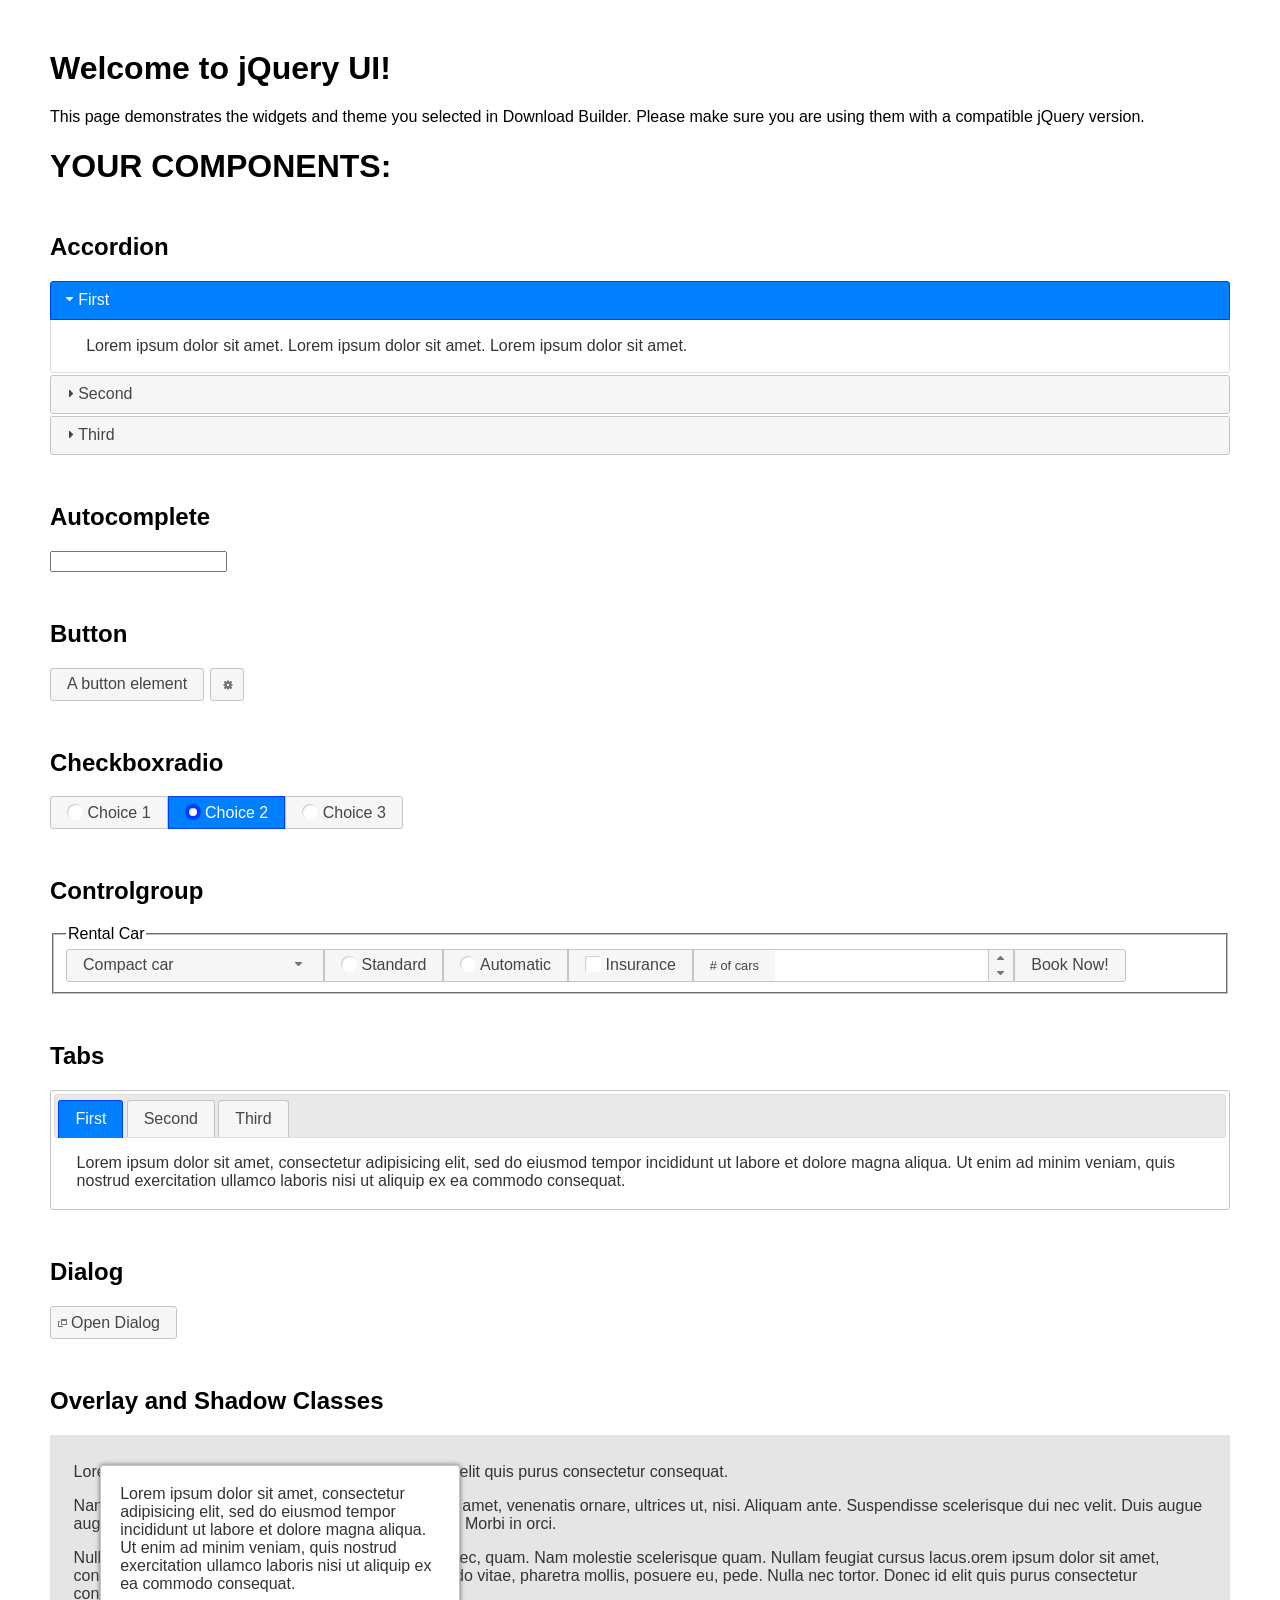
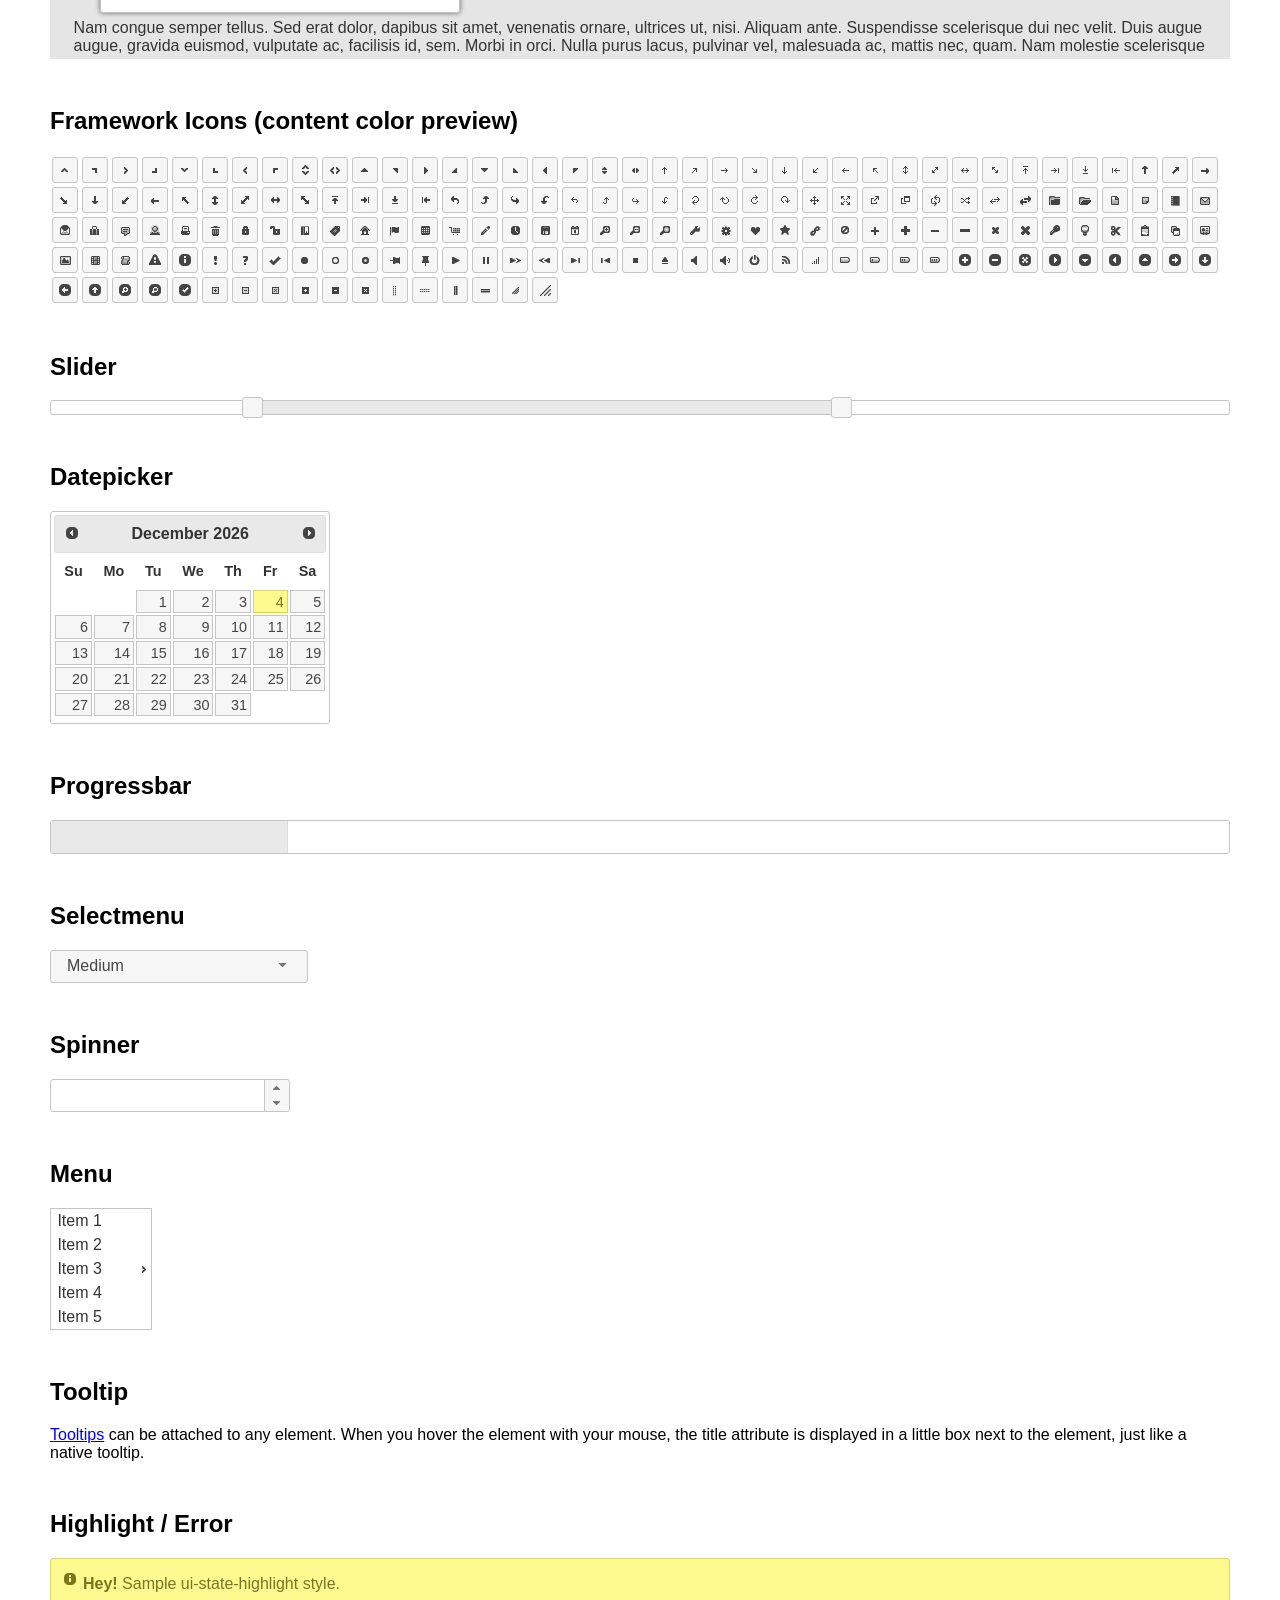
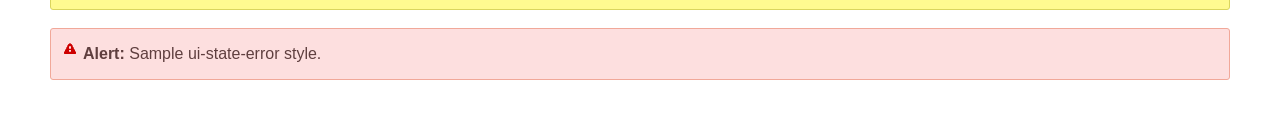
<file: Include/jquery-ui-1.13.2.custom/index.html>
<!doctype html>
<html lang="us">
<head>
	<meta charset="utf-8">
	<title>jQuery UI Example Page</title>
	<link href="jquery-ui.css" rel="stylesheet">
	<style>
	body{
		font-family: "Trebuchet MS", sans-serif;
		margin: 50px;
	}
	.demoHeaders {
		margin-top: 2em;
	}
	#dialog-link {
		padding: .4em 1em .4em 20px;
		text-decoration: none;
		position: relative;
	}
	#dialog-link span.ui-icon {
		margin: 0 5px 0 0;
		position: absolute;
		left: .2em;
		top: 50%;
		margin-top: -8px;
	}
	#icons {
		margin: 0;
		padding: 0;
	}
	#icons li {
		margin: 2px;
		position: relative;
		padding: 4px 0;
		cursor: pointer;
		float: left;
		list-style: none;
	}
	#icons span.ui-icon {
		float: left;
		margin: 0 4px;
	}
	.fakewindowcontain .ui-widget-overlay {
		position: absolute;
	}
	select {
		width: 200px;
	}
	</style>
</head>
<body>

<h1>Welcome to jQuery UI!</h1>

<div class="ui-widget">
	<p>This page demonstrates the widgets and theme you selected in Download Builder. Please make sure you are using them with a compatible jQuery version.</p>
</div>

<h1>YOUR COMPONENTS:</h1>

<!-- Accordion -->
<h2 class="demoHeaders">Accordion</h2>
<div id="accordion">
	<h3>First</h3>
	<div>Lorem ipsum dolor sit amet. Lorem ipsum dolor sit amet. Lorem ipsum dolor sit amet.</div>
	<h3>Second</h3>
	<div>Phasellus mattis tincidunt nibh.</div>
	<h3>Third</h3>
	<div>Nam dui erat, auctor a, dignissim quis.</div>
</div>

<!-- Autocomplete -->
<h2 class="demoHeaders">Autocomplete</h2>
<div>
	<input id="autocomplete" title="type &quot;a&quot;">
</div>

<!-- Button -->
<h2 class="demoHeaders">Button</h2>
<button id="button">A button element</button>
<button id="button-icon">An icon-only button</button>

<!-- Checkboxradio -->
<h2 class="demoHeaders">Checkboxradio</h2>
<form style="margin-top: 1em;">
	<div id="radioset">
		<input type="radio" id="radio1" name="radio"><label for="radio1">Choice 1</label>
		<input type="radio" id="radio2" name="radio" checked="checked"><label for="radio2">Choice 2</label>
		<input type="radio" id="radio3" name="radio"><label for="radio3">Choice 3</label>
	</div>
</form>

<!-- Controlgroup -->
<h2 class="demoHeaders">Controlgroup</h2>
<fieldset>
	<legend>Rental Car</legend>
	<div id="controlgroup">
		<select id="car-type">
			<option>Compact car</option>
			<option>Midsize car</option>
			<option>Full size car</option>
			<option>SUV</option>
			<option>Luxury</option>
			<option>Truck</option>
			<option>Van</option>
		</select>
		<label for="transmission-standard">Standard</label>
		<input type="radio" name="transmission" id="transmission-standard">
		<label for="transmission-automatic">Automatic</label>
		<input type="radio" name="transmission" id="transmission-automatic">
		<label for="insurance">Insurance</label>
		<input type="checkbox" name="insurance" id="insurance">
		<label for="horizontal-spinner" class="ui-controlgroup-label"># of cars</label>
		<input id="horizontal-spinner" class="ui-spinner-input">
		<button>Book Now!</button>
	</div>
</fieldset>

<!-- Tabs -->
<h2 class="demoHeaders">Tabs</h2>
<div id="tabs">
	<ul>
		<li><a href="#tabs-1">First</a></li>
		<li><a href="#tabs-2">Second</a></li>
		<li><a href="#tabs-3">Third</a></li>
	</ul>
	<div id="tabs-1">Lorem ipsum dolor sit amet, consectetur adipisicing elit, sed do eiusmod tempor incididunt ut labore et dolore magna aliqua. Ut enim ad minim veniam, quis nostrud exercitation ullamco laboris nisi ut aliquip ex ea commodo consequat.</div>
	<div id="tabs-2">Phasellus mattis tincidunt nibh. Cras orci urna, blandit id, pretium vel, aliquet ornare, felis. Maecenas scelerisque sem non nisl. Fusce sed lorem in enim dictum bibendum.</div>
	<div id="tabs-3">Nam dui erat, auctor a, dignissim quis, sollicitudin eu, felis. Pellentesque nisi urna, interdum eget, sagittis et, consequat vestibulum, lacus. Mauris porttitor ullamcorper augue.</div>
</div>

<h2 class="demoHeaders">Dialog</h2>
<p>
	<button id="dialog-link" class="ui-button ui-corner-all ui-widget">
		<span class="ui-icon ui-icon-newwin"></span>Open Dialog
	</button>
</p>

<h2 class="demoHeaders">Overlay and Shadow Classes</h2>
<div style="position: relative; width: 96%; height: 200px; padding:1% 2%; overflow:hidden;" class="fakewindowcontain">
	<p>Lorem ipsum dolor sit amet,  Nulla nec tortor. Donec id elit quis purus consectetur consequat. </p><p>Nam congue semper tellus. Sed erat dolor, dapibus sit amet, venenatis ornare, ultrices ut, nisi. Aliquam ante. Suspendisse scelerisque dui nec velit. Duis augue augue, gravida euismod, vulputate ac, facilisis id, sem. Morbi in orci. </p><p>Nulla purus lacus, pulvinar vel, malesuada ac, mattis nec, quam. Nam molestie scelerisque quam. Nullam feugiat cursus lacus.orem ipsum dolor sit amet, consectetur adipiscing elit. Donec libero risus, commodo vitae, pharetra mollis, posuere eu, pede. Nulla nec tortor. Donec id elit quis purus consectetur consequat. </p><p>Nam congue semper tellus. Sed erat dolor, dapibus sit amet, venenatis ornare, ultrices ut, nisi. Aliquam ante. Suspendisse scelerisque dui nec velit. Duis augue augue, gravida euismod, vulputate ac, facilisis id, sem. Morbi in orci. Nulla purus lacus, pulvinar vel, malesuada ac, mattis nec, quam. Nam molestie scelerisque quam. </p><p>Nullam feugiat cursus lacus.orem ipsum dolor sit amet, consectetur adipiscing elit. Donec libero risus, commodo vitae, pharetra mollis, posuere eu, pede. Nulla nec tortor. Donec id elit quis purus consectetur consequat. Nam congue semper tellus. Sed erat dolor, dapibus sit amet, venenatis ornare, ultrices ut, nisi. Aliquam ante. </p><p>Suspendisse scelerisque dui nec velit. Duis augue augue, gravida euismod, vulputate ac, facilisis id, sem. Morbi in orci. Nulla purus lacus, pulvinar vel, malesuada ac, mattis nec, quam. Nam molestie scelerisque quam. Nullam feugiat cursus lacus.orem ipsum dolor sit amet, consectetur adipiscing elit. Donec libero risus, commodo vitae, pharetra mollis, posuere eu, pede. Nulla nec tortor. Donec id elit quis purus consectetur consequat. Nam congue semper tellus. Sed erat dolor, dapibus sit amet, venenatis ornare, ultrices ut, nisi. </p>

	<!-- ui-dialog -->
	<div class="ui-widget-overlay ui-front"></div>
	<div style="position: absolute; width: 320px; left: 50px; top: 30px; padding: 1.2em" class="ui-widget ui-front ui-widget-content ui-corner-all ui-widget-shadow">
		Lorem ipsum dolor sit amet, consectetur adipisicing elit, sed do eiusmod tempor incididunt ut labore et dolore magna aliqua. Ut enim ad minim veniam, quis nostrud exercitation ullamco laboris nisi ut aliquip ex ea commodo consequat.
	</div>

</div>

<!-- ui-dialog -->
<div id="dialog" title="Dialog Title">
	<p>Lorem ipsum dolor sit amet, consectetur adipisicing elit, sed do eiusmod tempor incididunt ut labore et dolore magna aliqua. Ut enim ad minim veniam, quis nostrud exercitation ullamco laboris nisi ut aliquip ex ea commodo consequat.</p>
</div>


<h2 class="demoHeaders">Framework Icons (content color preview)</h2>
<ul id="icons" class="ui-widget ui-helper-clearfix">
	<li class="ui-state-default ui-corner-all" title=".ui-icon-caret-1-n"><span class="ui-icon ui-icon-caret-1-n"></span></li>
	<li class="ui-state-default ui-corner-all" title=".ui-icon-caret-1-ne"><span class="ui-icon ui-icon-caret-1-ne"></span></li>
	<li class="ui-state-default ui-corner-all" title=".ui-icon-caret-1-e"><span class="ui-icon ui-icon-caret-1-e"></span></li>
	<li class="ui-state-default ui-corner-all" title=".ui-icon-caret-1-se"><span class="ui-icon ui-icon-caret-1-se"></span></li>
	<li class="ui-state-default ui-corner-all" title=".ui-icon-caret-1-s"><span class="ui-icon ui-icon-caret-1-s"></span></li>
	<li class="ui-state-default ui-corner-all" title=".ui-icon-caret-1-sw"><span class="ui-icon ui-icon-caret-1-sw"></span></li>
	<li class="ui-state-default ui-corner-all" title=".ui-icon-caret-1-w"><span class="ui-icon ui-icon-caret-1-w"></span></li>
	<li class="ui-state-default ui-corner-all" title=".ui-icon-caret-1-nw"><span class="ui-icon ui-icon-caret-1-nw"></span></li>
	<li class="ui-state-default ui-corner-all" title=".ui-icon-caret-2-n-s"><span class="ui-icon ui-icon-caret-2-n-s"></span></li>
	<li class="ui-state-default ui-corner-all" title=".ui-icon-caret-2-e-w"><span class="ui-icon ui-icon-caret-2-e-w"></span></li>
	<li class="ui-state-default ui-corner-all" title=".ui-icon-triangle-1-n"><span class="ui-icon ui-icon-triangle-1-n"></span></li>
	<li class="ui-state-default ui-corner-all" title=".ui-icon-triangle-1-ne"><span class="ui-icon ui-icon-triangle-1-ne"></span></li>
	<li class="ui-state-default ui-corner-all" title=".ui-icon-triangle-1-e"><span class="ui-icon ui-icon-triangle-1-e"></span></li>
	<li class="ui-state-default ui-corner-all" title=".ui-icon-triangle-1-se"><span class="ui-icon ui-icon-triangle-1-se"></span></li>
	<li class="ui-state-default ui-corner-all" title=".ui-icon-triangle-1-s"><span class="ui-icon ui-icon-triangle-1-s"></span></li>
	<li class="ui-state-default ui-corner-all" title=".ui-icon-triangle-1-sw"><span class="ui-icon ui-icon-triangle-1-sw"></span></li>
	<li class="ui-state-default ui-corner-all" title=".ui-icon-triangle-1-w"><span class="ui-icon ui-icon-triangle-1-w"></span></li>
	<li class="ui-state-default ui-corner-all" title=".ui-icon-triangle-1-nw"><span class="ui-icon ui-icon-triangle-1-nw"></span></li>
	<li class="ui-state-default ui-corner-all" title=".ui-icon-triangle-2-n-s"><span class="ui-icon ui-icon-triangle-2-n-s"></span></li>
	<li class="ui-state-default ui-corner-all" title=".ui-icon-triangle-2-e-w"><span class="ui-icon ui-icon-triangle-2-e-w"></span></li>
	<li class="ui-state-default ui-corner-all" title=".ui-icon-arrow-1-n"><span class="ui-icon ui-icon-arrow-1-n"></span></li>
	<li class="ui-state-default ui-corner-all" title=".ui-icon-arrow-1-ne"><span class="ui-icon ui-icon-arrow-1-ne"></span></li>
	<li class="ui-state-default ui-corner-all" title=".ui-icon-arrow-1-e"><span class="ui-icon ui-icon-arrow-1-e"></span></li>
	<li class="ui-state-default ui-corner-all" title=".ui-icon-arrow-1-se"><span class="ui-icon ui-icon-arrow-1-se"></span></li>
	<li class="ui-state-default ui-corner-all" title=".ui-icon-arrow-1-s"><span class="ui-icon ui-icon-arrow-1-s"></span></li>
	<li class="ui-state-default ui-corner-all" title=".ui-icon-arrow-1-sw"><span class="ui-icon ui-icon-arrow-1-sw"></span></li>
	<li class="ui-state-default ui-corner-all" title=".ui-icon-arrow-1-w"><span class="ui-icon ui-icon-arrow-1-w"></span></li>
	<li class="ui-state-default ui-corner-all" title=".ui-icon-arrow-1-nw"><span class="ui-icon ui-icon-arrow-1-nw"></span></li>
	<li class="ui-state-default ui-corner-all" title=".ui-icon-arrow-2-n-s"><span class="ui-icon ui-icon-arrow-2-n-s"></span></li>
	<li class="ui-state-default ui-corner-all" title=".ui-icon-arrow-2-ne-sw"><span class="ui-icon ui-icon-arrow-2-ne-sw"></span></li>
	<li class="ui-state-default ui-corner-all" title=".ui-icon-arrow-2-e-w"><span class="ui-icon ui-icon-arrow-2-e-w"></span></li>
	<li class="ui-state-default ui-corner-all" title=".ui-icon-arrow-2-se-nw"><span class="ui-icon ui-icon-arrow-2-se-nw"></span></li>
	<li class="ui-state-default ui-corner-all" title=".ui-icon-arrowstop-1-n"><span class="ui-icon ui-icon-arrowstop-1-n"></span></li>
	<li class="ui-state-default ui-corner-all" title=".ui-icon-arrowstop-1-e"><span class="ui-icon ui-icon-arrowstop-1-e"></span></li>
	<li class="ui-state-default ui-corner-all" title=".ui-icon-arrowstop-1-s"><span class="ui-icon ui-icon-arrowstop-1-s"></span></li>
	<li class="ui-state-default ui-corner-all" title=".ui-icon-arrowstop-1-w"><span class="ui-icon ui-icon-arrowstop-1-w"></span></li>
	<li class="ui-state-default ui-corner-all" title=".ui-icon-arrowthick-1-n"><span class="ui-icon ui-icon-arrowthick-1-n"></span></li>
	<li class="ui-state-default ui-corner-all" title=".ui-icon-arrowthick-1-ne"><span class="ui-icon ui-icon-arrowthick-1-ne"></span></li>
	<li class="ui-state-default ui-corner-all" title=".ui-icon-arrowthick-1-e"><span class="ui-icon ui-icon-arrowthick-1-e"></span></li>
	<li class="ui-state-default ui-corner-all" title=".ui-icon-arrowthick-1-se"><span class="ui-icon ui-icon-arrowthick-1-se"></span></li>
	<li class="ui-state-default ui-corner-all" title=".ui-icon-arrowthick-1-s"><span class="ui-icon ui-icon-arrowthick-1-s"></span></li>
	<li class="ui-state-default ui-corner-all" title=".ui-icon-arrowthick-1-sw"><span class="ui-icon ui-icon-arrowthick-1-sw"></span></li>
	<li class="ui-state-default ui-corner-all" title=".ui-icon-arrowthick-1-w"><span class="ui-icon ui-icon-arrowthick-1-w"></span></li>
	<li class="ui-state-default ui-corner-all" title=".ui-icon-arrowthick-1-nw"><span class="ui-icon ui-icon-arrowthick-1-nw"></span></li>
	<li class="ui-state-default ui-corner-all" title=".ui-icon-arrowthick-2-n-s"><span class="ui-icon ui-icon-arrowthick-2-n-s"></span></li>
	<li class="ui-state-default ui-corner-all" title=".ui-icon-arrowthick-2-ne-sw"><span class="ui-icon ui-icon-arrowthick-2-ne-sw"></span></li>
	<li class="ui-state-default ui-corner-all" title=".ui-icon-arrowthick-2-e-w"><span class="ui-icon ui-icon-arrowthick-2-e-w"></span></li>
	<li class="ui-state-default ui-corner-all" title=".ui-icon-arrowthick-2-se-nw"><span class="ui-icon ui-icon-arrowthick-2-se-nw"></span></li>
	<li class="ui-state-default ui-corner-all" title=".ui-icon-arrowthickstop-1-n"><span class="ui-icon ui-icon-arrowthickstop-1-n"></span></li>
	<li class="ui-state-default ui-corner-all" title=".ui-icon-arrowthickstop-1-e"><span class="ui-icon ui-icon-arrowthickstop-1-e"></span></li>
	<li class="ui-state-default ui-corner-all" title=".ui-icon-arrowthickstop-1-s"><span class="ui-icon ui-icon-arrowthickstop-1-s"></span></li>
	<li class="ui-state-default ui-corner-all" title=".ui-icon-arrowthickstop-1-w"><span class="ui-icon ui-icon-arrowthickstop-1-w"></span></li>
	<li class="ui-state-default ui-corner-all" title=".ui-icon-arrowreturnthick-1-w"><span class="ui-icon ui-icon-arrowreturnthick-1-w"></span></li>
	<li class="ui-state-default ui-corner-all" title=".ui-icon-arrowreturnthick-1-n"><span class="ui-icon ui-icon-arrowreturnthick-1-n"></span></li>
	<li class="ui-state-default ui-corner-all" title=".ui-icon-arrowreturnthick-1-e"><span class="ui-icon ui-icon-arrowreturnthick-1-e"></span></li>
	<li class="ui-state-default ui-corner-all" title=".ui-icon-arrowreturnthick-1-s"><span class="ui-icon ui-icon-arrowreturnthick-1-s"></span></li>
	<li class="ui-state-default ui-corner-all" title=".ui-icon-arrowreturn-1-w"><span class="ui-icon ui-icon-arrowreturn-1-w"></span></li>
	<li class="ui-state-default ui-corner-all" title=".ui-icon-arrowreturn-1-n"><span class="ui-icon ui-icon-arrowreturn-1-n"></span></li>
	<li class="ui-state-default ui-corner-all" title=".ui-icon-arrowreturn-1-e"><span class="ui-icon ui-icon-arrowreturn-1-e"></span></li>
	<li class="ui-state-default ui-corner-all" title=".ui-icon-arrowreturn-1-s"><span class="ui-icon ui-icon-arrowreturn-1-s"></span></li>
	<li class="ui-state-default ui-corner-all" title=".ui-icon-arrowrefresh-1-w"><span class="ui-icon ui-icon-arrowrefresh-1-w"></span></li>
	<li class="ui-state-default ui-corner-all" title=".ui-icon-arrowrefresh-1-n"><span class="ui-icon ui-icon-arrowrefresh-1-n"></span></li>
	<li class="ui-state-default ui-corner-all" title=".ui-icon-arrowrefresh-1-e"><span class="ui-icon ui-icon-arrowrefresh-1-e"></span></li>
	<li class="ui-state-default ui-corner-all" title=".ui-icon-arrowrefresh-1-s"><span class="ui-icon ui-icon-arrowrefresh-1-s"></span></li>
	<li class="ui-state-default ui-corner-all" title=".ui-icon-arrow-4"><span class="ui-icon ui-icon-arrow-4"></span></li>
	<li class="ui-state-default ui-corner-all" title=".ui-icon-arrow-4-diag"><span class="ui-icon ui-icon-arrow-4-diag"></span></li>
	<li class="ui-state-default ui-corner-all" title=".ui-icon-extlink"><span class="ui-icon ui-icon-extlink"></span></li>
	<li class="ui-state-default ui-corner-all" title=".ui-icon-newwin"><span class="ui-icon ui-icon-newwin"></span></li>
	<li class="ui-state-default ui-corner-all" title=".ui-icon-refresh"><span class="ui-icon ui-icon-refresh"></span></li>
	<li class="ui-state-default ui-corner-all" title=".ui-icon-shuffle"><span class="ui-icon ui-icon-shuffle"></span></li>
	<li class="ui-state-default ui-corner-all" title=".ui-icon-transfer-e-w"><span class="ui-icon ui-icon-transfer-e-w"></span></li>
	<li class="ui-state-default ui-corner-all" title=".ui-icon-transferthick-e-w"><span class="ui-icon ui-icon-transferthick-e-w"></span></li>
	<li class="ui-state-default ui-corner-all" title=".ui-icon-folder-collapsed"><span class="ui-icon ui-icon-folder-collapsed"></span></li>
	<li class="ui-state-default ui-corner-all" title=".ui-icon-folder-open"><span class="ui-icon ui-icon-folder-open"></span></li>
	<li class="ui-state-default ui-corner-all" title=".ui-icon-document"><span class="ui-icon ui-icon-document"></span></li>
	<li class="ui-state-default ui-corner-all" title=".ui-icon-document-b"><span class="ui-icon ui-icon-document-b"></span></li>
	<li class="ui-state-default ui-corner-all" title=".ui-icon-note"><span class="ui-icon ui-icon-note"></span></li>
	<li class="ui-state-default ui-corner-all" title=".ui-icon-mail-closed"><span class="ui-icon ui-icon-mail-closed"></span></li>
	<li class="ui-state-default ui-corner-all" title=".ui-icon-mail-open"><span class="ui-icon ui-icon-mail-open"></span></li>
	<li class="ui-state-default ui-corner-all" title=".ui-icon-suitcase"><span class="ui-icon ui-icon-suitcase"></span></li>
	<li class="ui-state-default ui-corner-all" title=".ui-icon-comment"><span class="ui-icon ui-icon-comment"></span></li>
	<li class="ui-state-default ui-corner-all" title=".ui-icon-person"><span class="ui-icon ui-icon-person"></span></li>
	<li class="ui-state-default ui-corner-all" title=".ui-icon-print"><span class="ui-icon ui-icon-print"></span></li>
	<li class="ui-state-default ui-corner-all" title=".ui-icon-trash"><span class="ui-icon ui-icon-trash"></span></li>
	<li class="ui-state-default ui-corner-all" title=".ui-icon-locked"><span class="ui-icon ui-icon-locked"></span></li>
	<li class="ui-state-default ui-corner-all" title=".ui-icon-unlocked"><span class="ui-icon ui-icon-unlocked"></span></li>
	<li class="ui-state-default ui-corner-all" title=".ui-icon-bookmark"><span class="ui-icon ui-icon-bookmark"></span></li>
	<li class="ui-state-default ui-corner-all" title=".ui-icon-tag"><span class="ui-icon ui-icon-tag"></span></li>
	<li class="ui-state-default ui-corner-all" title=".ui-icon-home"><span class="ui-icon ui-icon-home"></span></li>
	<li class="ui-state-default ui-corner-all" title=".ui-icon-flag"><span class="ui-icon ui-icon-flag"></span></li>
	<li class="ui-state-default ui-corner-all" title=".ui-icon-calculator"><span class="ui-icon ui-icon-calculator"></span></li>
	<li class="ui-state-default ui-corner-all" title=".ui-icon-cart"><span class="ui-icon ui-icon-cart"></span></li>
	<li class="ui-state-default ui-corner-all" title=".ui-icon-pencil"><span class="ui-icon ui-icon-pencil"></span></li>
	<li class="ui-state-default ui-corner-all" title=".ui-icon-clock"><span class="ui-icon ui-icon-clock"></span></li>
	<li class="ui-state-default ui-corner-all" title=".ui-icon-disk"><span class="ui-icon ui-icon-disk"></span></li>
	<li class="ui-state-default ui-corner-all" title=".ui-icon-calendar"><span class="ui-icon ui-icon-calendar"></span></li>
	<li class="ui-state-default ui-corner-all" title=".ui-icon-zoomin"><span class="ui-icon ui-icon-zoomin"></span></li>
	<li class="ui-state-default ui-corner-all" title=".ui-icon-zoomout"><span class="ui-icon ui-icon-zoomout"></span></li>
	<li class="ui-state-default ui-corner-all" title=".ui-icon-search"><span class="ui-icon ui-icon-search"></span></li>
	<li class="ui-state-default ui-corner-all" title=".ui-icon-wrench"><span class="ui-icon ui-icon-wrench"></span></li>
	<li class="ui-state-default ui-corner-all" title=".ui-icon-gear"><span class="ui-icon ui-icon-gear"></span></li>
	<li class="ui-state-default ui-corner-all" title=".ui-icon-heart"><span class="ui-icon ui-icon-heart"></span></li>
	<li class="ui-state-default ui-corner-all" title=".ui-icon-star"><span class="ui-icon ui-icon-star"></span></li>
	<li class="ui-state-default ui-corner-all" title=".ui-icon-link"><span class="ui-icon ui-icon-link"></span></li>
	<li class="ui-state-default ui-corner-all" title=".ui-icon-cancel"><span class="ui-icon ui-icon-cancel"></span></li>
	<li class="ui-state-default ui-corner-all" title=".ui-icon-plus"><span class="ui-icon ui-icon-plus"></span></li>
	<li class="ui-state-default ui-corner-all" title=".ui-icon-plusthick"><span class="ui-icon ui-icon-plusthick"></span></li>
	<li class="ui-state-default ui-corner-all" title=".ui-icon-minus"><span class="ui-icon ui-icon-minus"></span></li>
	<li class="ui-state-default ui-corner-all" title=".ui-icon-minusthick"><span class="ui-icon ui-icon-minusthick"></span></li>
	<li class="ui-state-default ui-corner-all" title=".ui-icon-close"><span class="ui-icon ui-icon-close"></span></li>
	<li class="ui-state-default ui-corner-all" title=".ui-icon-closethick"><span class="ui-icon ui-icon-closethick"></span></li>
	<li class="ui-state-default ui-corner-all" title=".ui-icon-key"><span class="ui-icon ui-icon-key"></span></li>
	<li class="ui-state-default ui-corner-all" title=".ui-icon-lightbulb"><span class="ui-icon ui-icon-lightbulb"></span></li>
	<li class="ui-state-default ui-corner-all" title=".ui-icon-scissors"><span class="ui-icon ui-icon-scissors"></span></li>
	<li class="ui-state-default ui-corner-all" title=".ui-icon-clipboard"><span class="ui-icon ui-icon-clipboard"></span></li>
	<li class="ui-state-default ui-corner-all" title=".ui-icon-copy"><span class="ui-icon ui-icon-copy"></span></li>
	<li class="ui-state-default ui-corner-all" title=".ui-icon-contact"><span class="ui-icon ui-icon-contact"></span></li>
	<li class="ui-state-default ui-corner-all" title=".ui-icon-image"><span class="ui-icon ui-icon-image"></span></li>
	<li class="ui-state-default ui-corner-all" title=".ui-icon-video"><span class="ui-icon ui-icon-video"></span></li>
	<li class="ui-state-default ui-corner-all" title=".ui-icon-script"><span class="ui-icon ui-icon-script"></span></li>
	<li class="ui-state-default ui-corner-all" title=".ui-icon-alert"><span class="ui-icon ui-icon-alert"></span></li>
	<li class="ui-state-default ui-corner-all" title=".ui-icon-info"><span class="ui-icon ui-icon-info"></span></li>
	<li class="ui-state-default ui-corner-all" title=".ui-icon-notice"><span class="ui-icon ui-icon-notice"></span></li>
	<li class="ui-state-default ui-corner-all" title=".ui-icon-help"><span class="ui-icon ui-icon-help"></span></li>
	<li class="ui-state-default ui-corner-all" title=".ui-icon-check"><span class="ui-icon ui-icon-check"></span></li>
	<li class="ui-state-default ui-corner-all" title=".ui-icon-bullet"><span class="ui-icon ui-icon-bullet"></span></li>
	<li class="ui-state-default ui-corner-all" title=".ui-icon-radio-off"><span class="ui-icon ui-icon-radio-off"></span></li>
	<li class="ui-state-default ui-corner-all" title=".ui-icon-radio-on"><span class="ui-icon ui-icon-radio-on"></span></li>
	<li class="ui-state-default ui-corner-all" title=".ui-icon-pin-w"><span class="ui-icon ui-icon-pin-w"></span></li>
	<li class="ui-state-default ui-corner-all" title=".ui-icon-pin-s"><span class="ui-icon ui-icon-pin-s"></span></li>
	<li class="ui-state-default ui-corner-all" title=".ui-icon-play"><span class="ui-icon ui-icon-play"></span></li>
	<li class="ui-state-default ui-corner-all" title=".ui-icon-pause"><span class="ui-icon ui-icon-pause"></span></li>
	<li class="ui-state-default ui-corner-all" title=".ui-icon-seek-next"><span class="ui-icon ui-icon-seek-next"></span></li>
	<li class="ui-state-default ui-corner-all" title=".ui-icon-seek-prev"><span class="ui-icon ui-icon-seek-prev"></span></li>
	<li class="ui-state-default ui-corner-all" title=".ui-icon-seek-end"><span class="ui-icon ui-icon-seek-end"></span></li>
	<li class="ui-state-default ui-corner-all" title=".ui-icon-seek-first"><span class="ui-icon ui-icon-seek-first"></span></li>
	<li class="ui-state-default ui-corner-all" title=".ui-icon-stop"><span class="ui-icon ui-icon-stop"></span></li>
	<li class="ui-state-default ui-corner-all" title=".ui-icon-eject"><span class="ui-icon ui-icon-eject"></span></li>
	<li class="ui-state-default ui-corner-all" title=".ui-icon-volume-off"><span class="ui-icon ui-icon-volume-off"></span></li>
	<li class="ui-state-default ui-corner-all" title=".ui-icon-volume-on"><span class="ui-icon ui-icon-volume-on"></span></li>
	<li class="ui-state-default ui-corner-all" title=".ui-icon-power"><span class="ui-icon ui-icon-power"></span></li>
	<li class="ui-state-default ui-corner-all" title=".ui-icon-signal-diag"><span class="ui-icon ui-icon-signal-diag"></span></li>
	<li class="ui-state-default ui-corner-all" title=".ui-icon-signal"><span class="ui-icon ui-icon-signal"></span></li>
	<li class="ui-state-default ui-corner-all" title=".ui-icon-battery-0"><span class="ui-icon ui-icon-battery-0"></span></li>
	<li class="ui-state-default ui-corner-all" title=".ui-icon-battery-1"><span class="ui-icon ui-icon-battery-1"></span></li>
	<li class="ui-state-default ui-corner-all" title=".ui-icon-battery-2"><span class="ui-icon ui-icon-battery-2"></span></li>
	<li class="ui-state-default ui-corner-all" title=".ui-icon-battery-3"><span class="ui-icon ui-icon-battery-3"></span></li>
	<li class="ui-state-default ui-corner-all" title=".ui-icon-circle-plus"><span class="ui-icon ui-icon-circle-plus"></span></li>
	<li class="ui-state-default ui-corner-all" title=".ui-icon-circle-minus"><span class="ui-icon ui-icon-circle-minus"></span></li>
	<li class="ui-state-default ui-corner-all" title=".ui-icon-circle-close"><span class="ui-icon ui-icon-circle-close"></span></li>
	<li class="ui-state-default ui-corner-all" title=".ui-icon-circle-triangle-e"><span class="ui-icon ui-icon-circle-triangle-e"></span></li>
	<li class="ui-state-default ui-corner-all" title=".ui-icon-circle-triangle-s"><span class="ui-icon ui-icon-circle-triangle-s"></span></li>
	<li class="ui-state-default ui-corner-all" title=".ui-icon-circle-triangle-w"><span class="ui-icon ui-icon-circle-triangle-w"></span></li>
	<li class="ui-state-default ui-corner-all" title=".ui-icon-circle-triangle-n"><span class="ui-icon ui-icon-circle-triangle-n"></span></li>
	<li class="ui-state-default ui-corner-all" title=".ui-icon-circle-arrow-e"><span class="ui-icon ui-icon-circle-arrow-e"></span></li>
	<li class="ui-state-default ui-corner-all" title=".ui-icon-circle-arrow-s"><span class="ui-icon ui-icon-circle-arrow-s"></span></li>
	<li class="ui-state-default ui-corner-all" title=".ui-icon-circle-arrow-w"><span class="ui-icon ui-icon-circle-arrow-w"></span></li>
	<li class="ui-state-default ui-corner-all" title=".ui-icon-circle-arrow-n"><span class="ui-icon ui-icon-circle-arrow-n"></span></li>
	<li class="ui-state-default ui-corner-all" title=".ui-icon-circle-zoomin"><span class="ui-icon ui-icon-circle-zoomin"></span></li>
	<li class="ui-state-default ui-corner-all" title=".ui-icon-circle-zoomout"><span class="ui-icon ui-icon-circle-zoomout"></span></li>
	<li class="ui-state-default ui-corner-all" title=".ui-icon-circle-check"><span class="ui-icon ui-icon-circle-check"></span></li>
	<li class="ui-state-default ui-corner-all" title=".ui-icon-circlesmall-plus"><span class="ui-icon ui-icon-circlesmall-plus"></span></li>
	<li class="ui-state-default ui-corner-all" title=".ui-icon-circlesmall-minus"><span class="ui-icon ui-icon-circlesmall-minus"></span></li>
	<li class="ui-state-default ui-corner-all" title=".ui-icon-circlesmall-close"><span class="ui-icon ui-icon-circlesmall-close"></span></li>
	<li class="ui-state-default ui-corner-all" title=".ui-icon-squaresmall-plus"><span class="ui-icon ui-icon-squaresmall-plus"></span></li>
	<li class="ui-state-default ui-corner-all" title=".ui-icon-squaresmall-minus"><span class="ui-icon ui-icon-squaresmall-minus"></span></li>
	<li class="ui-state-default ui-corner-all" title=".ui-icon-squaresmall-close"><span class="ui-icon ui-icon-squaresmall-close"></span></li>
	<li class="ui-state-default ui-corner-all" title=".ui-icon-grip-dotted-vertical"><span class="ui-icon ui-icon-grip-dotted-vertical"></span></li>
	<li class="ui-state-default ui-corner-all" title=".ui-icon-grip-dotted-horizontal"><span class="ui-icon ui-icon-grip-dotted-horizontal"></span></li>
	<li class="ui-state-default ui-corner-all" title=".ui-icon-grip-solid-vertical"><span class="ui-icon ui-icon-grip-solid-vertical"></span></li>
	<li class="ui-state-default ui-corner-all" title=".ui-icon-grip-solid-horizontal"><span class="ui-icon ui-icon-grip-solid-horizontal"></span></li>
	<li class="ui-state-default ui-corner-all" title=".ui-icon-gripsmall-diagonal-se"><span class="ui-icon ui-icon-gripsmall-diagonal-se"></span></li>
	<li class="ui-state-default ui-corner-all" title=".ui-icon-grip-diagonal-se"><span class="ui-icon ui-icon-grip-diagonal-se"></span></li>
</ul>

<!-- Slider -->
<h2 class="demoHeaders">Slider</h2>
<div id="slider"></div>

<!-- Datepicker -->
<h2 class="demoHeaders">Datepicker</h2>
<div id="datepicker"></div>

<!-- Progressbar -->
<h2 class="demoHeaders">Progressbar</h2>
<div id="progressbar"></div>

<!-- Progressbar -->
<h2 class="demoHeaders">Selectmenu</h2>
<select id="selectmenu">
	<option>Slower</option>
	<option>Slow</option>
	<option selected="selected">Medium</option>
	<option>Fast</option>
	<option>Faster</option>
</select>

<!-- Spinner -->
<h2 class="demoHeaders">Spinner</h2>
<input id="spinner">

<!-- Menu -->
<h2 class="demoHeaders">Menu</h2>
<ul style="width:100px;" id="menu">
	<li><div>Item 1</div></li>
	<li><div>Item 2</div></li>
	<li><div>Item 3</div>
		<ul>
			<li><div>Item 3-1</div></li>
			<li><div>Item 3-2</div></li>
			<li><div>Item 3-3</div></li>
			<li><div>Item 3-4</div></li>
			<li><div>Item 3-5</div></li>
		</ul>
	</li>
	<li><div>Item 4</div></li>
	<li><div>Item 5</div></li>
</ul>

<!-- Tooltip -->
<h2 class="demoHeaders">Tooltip</h2>
<p id="tooltip">
	<a href="#" title="That&apos;s what this widget is">Tooltips</a> can be attached to any element. When you hover
the element with your mouse, the title attribute is displayed in a little box next to the element, just like a native tooltip.
</p>

<!-- Highlight / Error -->
<h2 class="demoHeaders">Highlight / Error</h2>
<div class="ui-widget">
	<div class="ui-state-highlight ui-corner-all" style="margin-top: 20px; padding: 0 .7em;">
		<p><span class="ui-icon ui-icon-info" style="float: left; margin-right: .3em;"></span>
		<strong>Hey!</strong> Sample ui-state-highlight style.</p>
	</div>
</div>
<br>
<div class="ui-widget">
	<div class="ui-state-error ui-corner-all" style="padding: 0 .7em;">
		<p><span class="ui-icon ui-icon-alert" style="float: left; margin-right: .3em;"></span>
		<strong>Alert:</strong> Sample ui-state-error style.</p>
	</div>
</div>

<script src="external/jquery/jquery.js"></script>
<script src="jquery-ui.js"></script>
<script>
$( "#accordion" ).accordion();

var availableTags = [
	"ActionScript",
	"AppleScript",
	"Asp",
	"BASIC",
	"C",
	"C++",
	"Clojure",
	"COBOL",
	"ColdFusion",
	"Erlang",
	"Fortran",
	"Groovy",
	"Haskell",
	"Java",
	"JavaScript",
	"Lisp",
	"Perl",
	"PHP",
	"Python",
	"Ruby",
	"Scala",
	"Scheme"
];
$( "#autocomplete" ).autocomplete({
	source: availableTags
});

$( "#button" ).button();
$( "#button-icon" ).button({
	icon: "ui-icon-gear",
	showLabel: false
});

$( "#radioset" ).buttonset();

$( "#controlgroup" ).controlgroup();

$( "#tabs" ).tabs();

$( "#dialog" ).dialog({
	autoOpen: false,
	width: 400,
	buttons: [
		{
			text: "Ok",
			click: function() {
				$( this ).dialog( "close" );
			}
		},
		{
			text: "Cancel",
			click: function() {
				$( this ).dialog( "close" );
			}
		}
	]
});

// Link to open the dialog
$( "#dialog-link" ).click(function( event ) {
	$( "#dialog" ).dialog( "open" );
	event.preventDefault();
});

$( "#datepicker" ).datepicker({
	inline: true
});

$( "#slider" ).slider({
	range: true,
	values: [ 17, 67 ]
});

$( "#progressbar" ).progressbar({
	value: 20
});

$( "#spinner" ).spinner();

$( "#menu" ).menu();

$( "#tooltip" ).tooltip();

$( "#selectmenu" ).selectmenu();

// Hover states on the static widgets
$( "#dialog-link, #icons li" ).hover(
	function() {
		$( this ).addClass( "ui-state-hover" );
	},
	function() {
		$( this ).removeClass( "ui-state-hover" );
	}
);
</script>
</body>
</html>
</file>
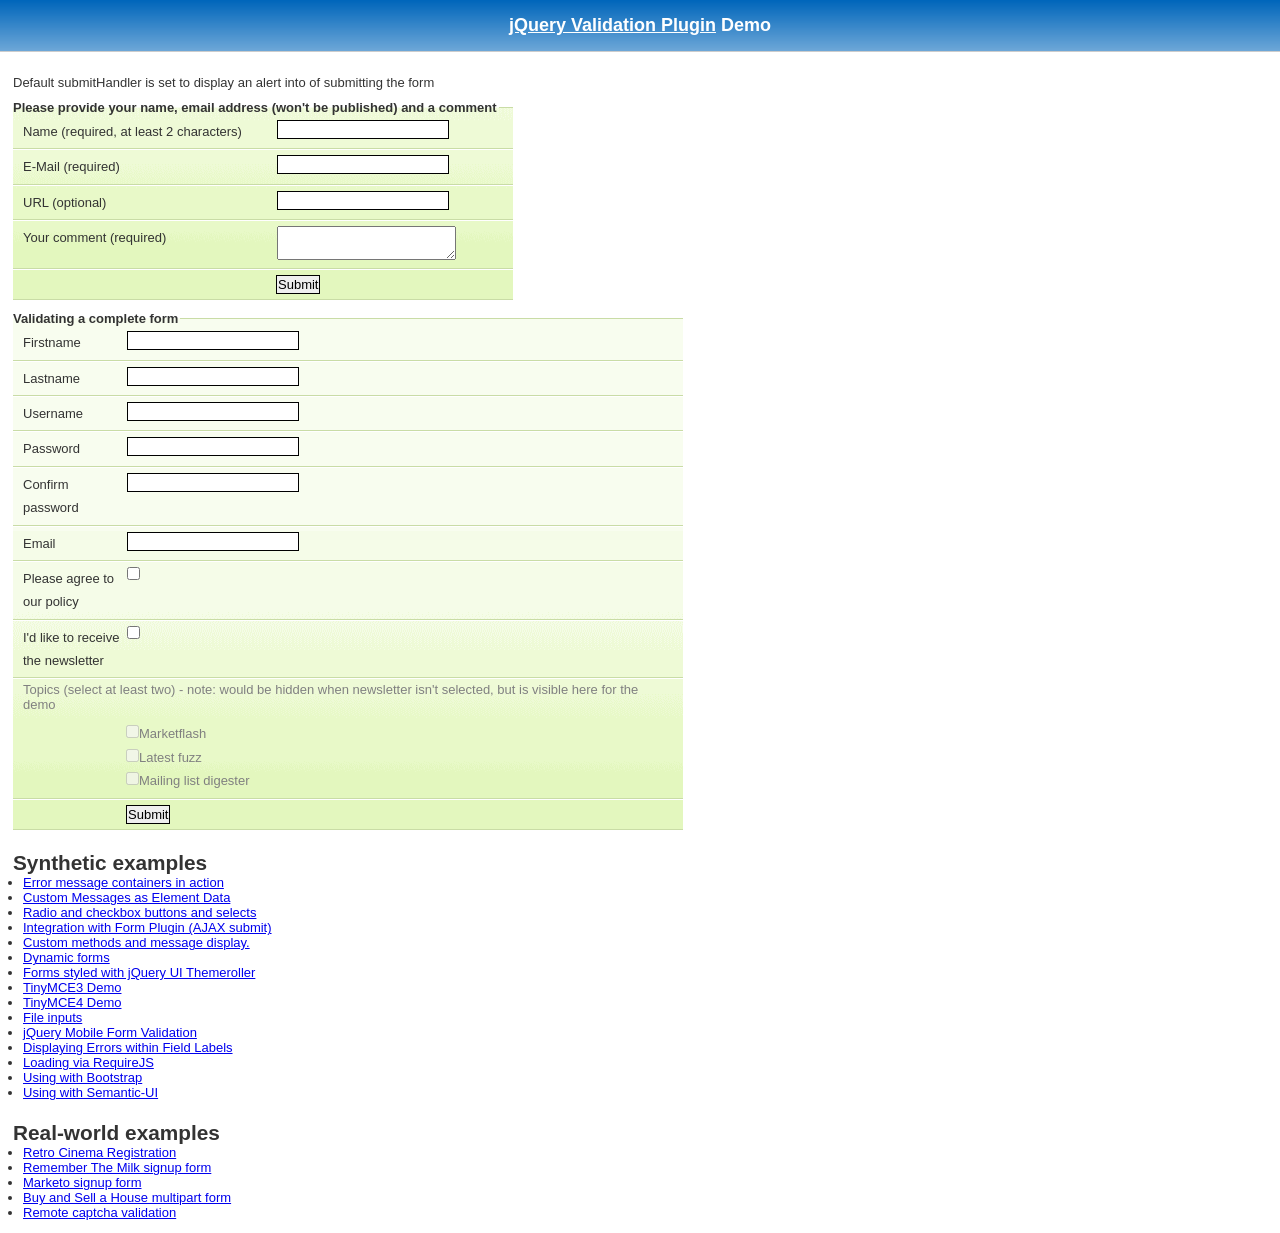
<file: Include/jquery-validation-1.19.5/demo/index.html>
<!DOCTYPE html>
<html lang="en">
<head>
	<meta charset="utf-8">
	<title>jQuery validation plug-in - main demo</title>
	<link rel="stylesheet" href="css/screen.css">
	<script src="../lib/jquery.js"></script>
	<script src="../dist/jquery.validate.js"></script>
	<script>
	$.validator.setDefaults({
		submitHandler: function() {
			alert("submitted!");
		}
	});

	$().ready(function() {
		// validate the comment form when it is submitted
		$("#commentForm").validate();

		// validate signup form on keyup and submit
		$("#signupForm").validate({
			rules: {
				firstname: "required",
				lastname: "required",
				username: {
					required: true,
					minlength: 2
				},
				password: {
					required: true,
					minlength: 5
				},
				confirm_password: {
					required: true,
					minlength: 5,
					equalTo: "#password"
				},
				email: {
					required: true,
					email: true
				},
				topic: {
					required: "#newsletter:checked",
					minlength: 2
				},
				agree: "required"
			},
			messages: {
				firstname: "Please enter your firstname",
				lastname: "Please enter your lastname",
				username: {
					required: "Please enter a username",
					minlength: "Your username must consist of at least 2 characters"
				},
				password: {
					required: "Please provide a password",
					minlength: "Your password must be at least 5 characters long"
				},
				confirm_password: {
					required: "Please provide a password",
					minlength: "Your password must be at least 5 characters long",
					equalTo: "Please enter the same password as above"
				},
				email: "Please enter a valid email address",
				agree: "Please accept our policy",
				topic: "Please select at least 2 topics"
			}
		});

		// propose username by combining first- and lastname
		$("#username").focus(function() {
			var firstname = $("#firstname").val();
			var lastname = $("#lastname").val();
			if (firstname && lastname && !this.value) {
				this.value = firstname + "." + lastname;
			}
		});

		//code to hide topic selection, disable for demo
		var newsletter = $("#newsletter");
		// newsletter topics are optional, hide at first
		var inital = newsletter.is(":checked");
		var topics = $("#newsletter_topics")[inital ? "removeClass" : "addClass"]("gray");
		var topicInputs = topics.find("input").attr("disabled", !inital);
		// show when newsletter is checked
		newsletter.click(function() {
			topics[this.checked ? "removeClass" : "addClass"]("gray");
			topicInputs.attr("disabled", !this.checked);
		});
	});
	</script>
	<style>
	#commentForm {
		width: 500px;
	}
	#commentForm label {
		width: 250px;
	}
	#commentForm label.error, #commentForm input.submit {
		margin-left: 253px;
	}
	#signupForm {
		width: 670px;
	}
	#signupForm label.error {
		margin-left: 10px;
		width: auto;
		display: inline;
	}
	#newsletter_topics label.error {
		display: none;
		margin-left: 103px;
	}
	</style>
</head>
<body>
<h1 id="banner"><a href="https://jqueryvalidation.org/">jQuery Validation Plugin</a> Demo</h1>
<div id="main">
	<p>Default submitHandler is set to display an alert into of submitting the form</p>
	<form class="cmxform" id="commentForm" method="get" action="">
		<fieldset>
			<legend>Please provide your name, email address (won't be published) and a comment</legend>
			<p>
				<label for="cname">Name (required, at least 2 characters)</label>
				<input id="cname" name="name" minlength="2" type="text" required>
			</p>
			<p>
				<label for="cemail">E-Mail (required)</label>
				<input id="cemail" type="email" name="email" required>
			</p>
			<p>
				<label for="curl">URL (optional)</label>
				<input id="curl" type="url" name="url">
			</p>
			<p>
				<label for="ccomment">Your comment (required)</label>
				<textarea id="ccomment" name="comment" required></textarea>
			</p>
			<p>
				<input class="submit" type="submit" value="Submit">
			</p>
		</fieldset>
	</form>
	<form class="cmxform" id="signupForm" method="get" action="">
		<fieldset>
			<legend>Validating a complete form</legend>
			<p>
				<label for="firstname">Firstname</label>
				<input id="firstname" name="firstname" type="text">
			</p>
			<p>
				<label for="lastname">Lastname</label>
				<input id="lastname" name="lastname" type="text">
			</p>
			<p>
				<label for="username">Username</label>
				<input id="username" name="username" type="text">
			</p>
			<p>
				<label for="password">Password</label>
				<input id="password" name="password" type="password">
			</p>
			<p>
				<label for="confirm_password">Confirm password</label>
				<input id="confirm_password" name="confirm_password" type="password">
			</p>
			<p>
				<label for="email">Email</label>
				<input id="email" name="email" type="email">
			</p>
			<p>
				<label for="agree">Please agree to our policy</label>
				<input type="checkbox" class="checkbox" id="agree" name="agree">
			</p>
			<p>
				<label for="newsletter">I'd like to receive the newsletter</label>
				<input type="checkbox" class="checkbox" id="newsletter" name="newsletter">
			</p>
			<fieldset id="newsletter_topics">
				<legend>Topics (select at least two) - note: would be hidden when newsletter isn't selected, but is visible here for the demo</legend>
				<label for="topic_marketflash">
					<input type="checkbox" id="topic_marketflash" value="marketflash" name="topic">Marketflash
				</label>
				<label for="topic_fuzz">
					<input type="checkbox" id="topic_fuzz" value="fuzz" name="topic">Latest fuzz
				</label>
				<label for="topic_digester">
					<input type="checkbox" id="topic_digester" value="digester" name="topic">Mailing list digester
				</label>
				<label for="topic" class="error">Please select at least two topics you'd like to receive.</label>
			</fieldset>
			<p>
				<input class="submit" type="submit" value="Submit">
			</p>
		</fieldset>
	</form>
	<h3>Synthetic examples</h3>
	<ul>
		<li><a href="errorcontainer-demo.html">Error message containers in action</a>
		</li>
		<li><a href="custom-messages-data-demo.html">Custom Messages as Element Data</a>
		</li>
		<li><a href="radio-checkbox-select-demo.html">Radio and checkbox buttons and selects</a>
		</li>
		<li><a href="ajaxSubmit-integration-demo.html">Integration with Form Plugin (AJAX submit)</a>
		</li>
		<li><a href="custom-methods-demo.html">Custom methods and message display.</a>
		</li>
		<li><a href="dynamic-totals.html">Dynamic forms</a>
		</li>
		<li><a href="themerollered.html">Forms styled with jQuery UI Themeroller</a>
		</li>
		<li><a href="tinymce/">TinyMCE3 Demo</a>
		</li>
		<li><a href="tinymce4/">TinyMCE4 Demo</a>
		</li>
		<li><a href="file_input.html">File inputs</a>
		</li>
		<li><a href="jquerymobile.html">jQuery Mobile Form Validation</a>
		</li>
		<li><a href="errors-within-labels.html">Displaying Errors within Field Labels</a>
		</li>
		<li><a href="requirejs/index.html">Loading via RequireJS</a>
		</li>
		<li><a href="bootstrap/index.html">Using with Bootstrap</a>
		</li>
		<li><a href="semantic-ui/index.html">Using with Semantic-UI</a>
		</li>
	</ul>
	<h3>Real-world examples</h3>
	<ul>
		<li><a href="cinema/">Retro Cinema Registration</a></li>
		<li><a href="milk/">Remember The Milk signup form</a></li>
		<li><a href="marketo/">Marketo signup form</a></li>
		<li><a href="multipart/">Buy and Sell a House multipart form</a></li>
		<li><a href="captcha/">Remote captcha validation</a></li>
	</ul>
</div>
</body>
</html>
</file>
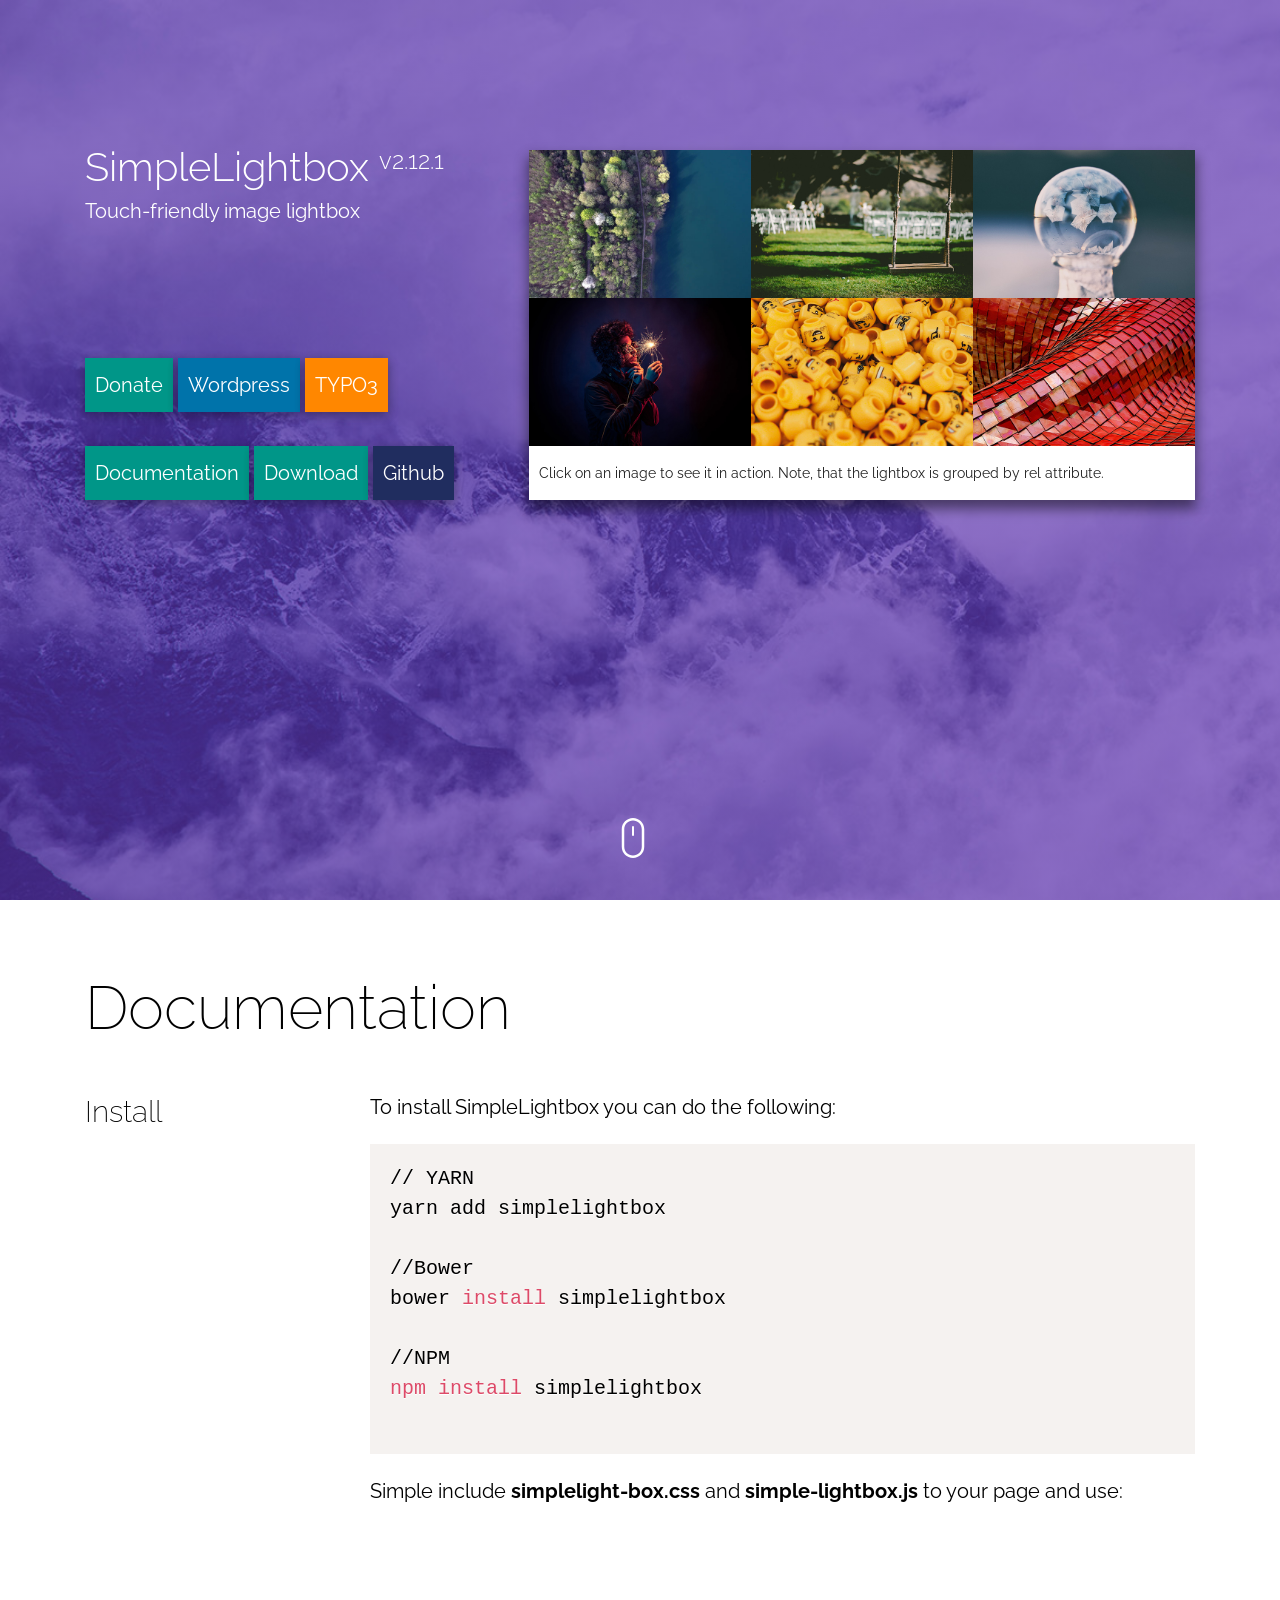
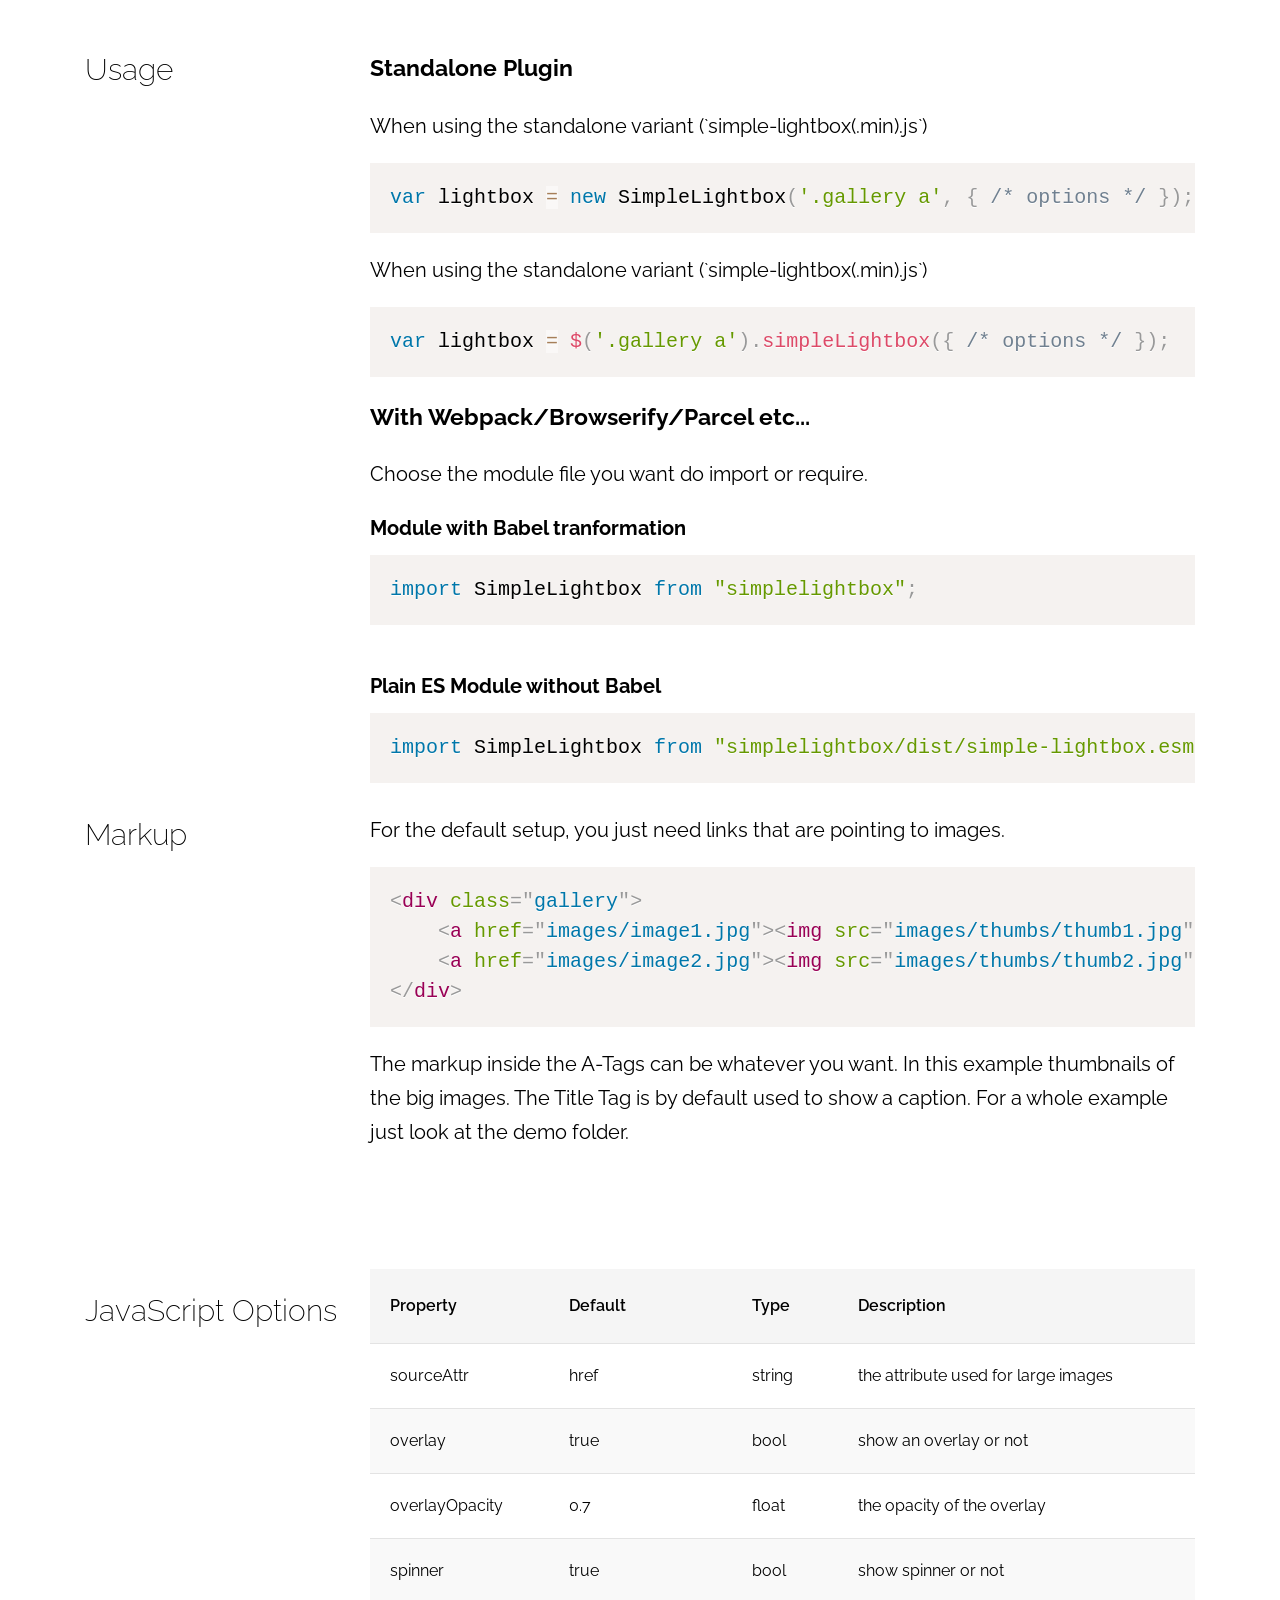
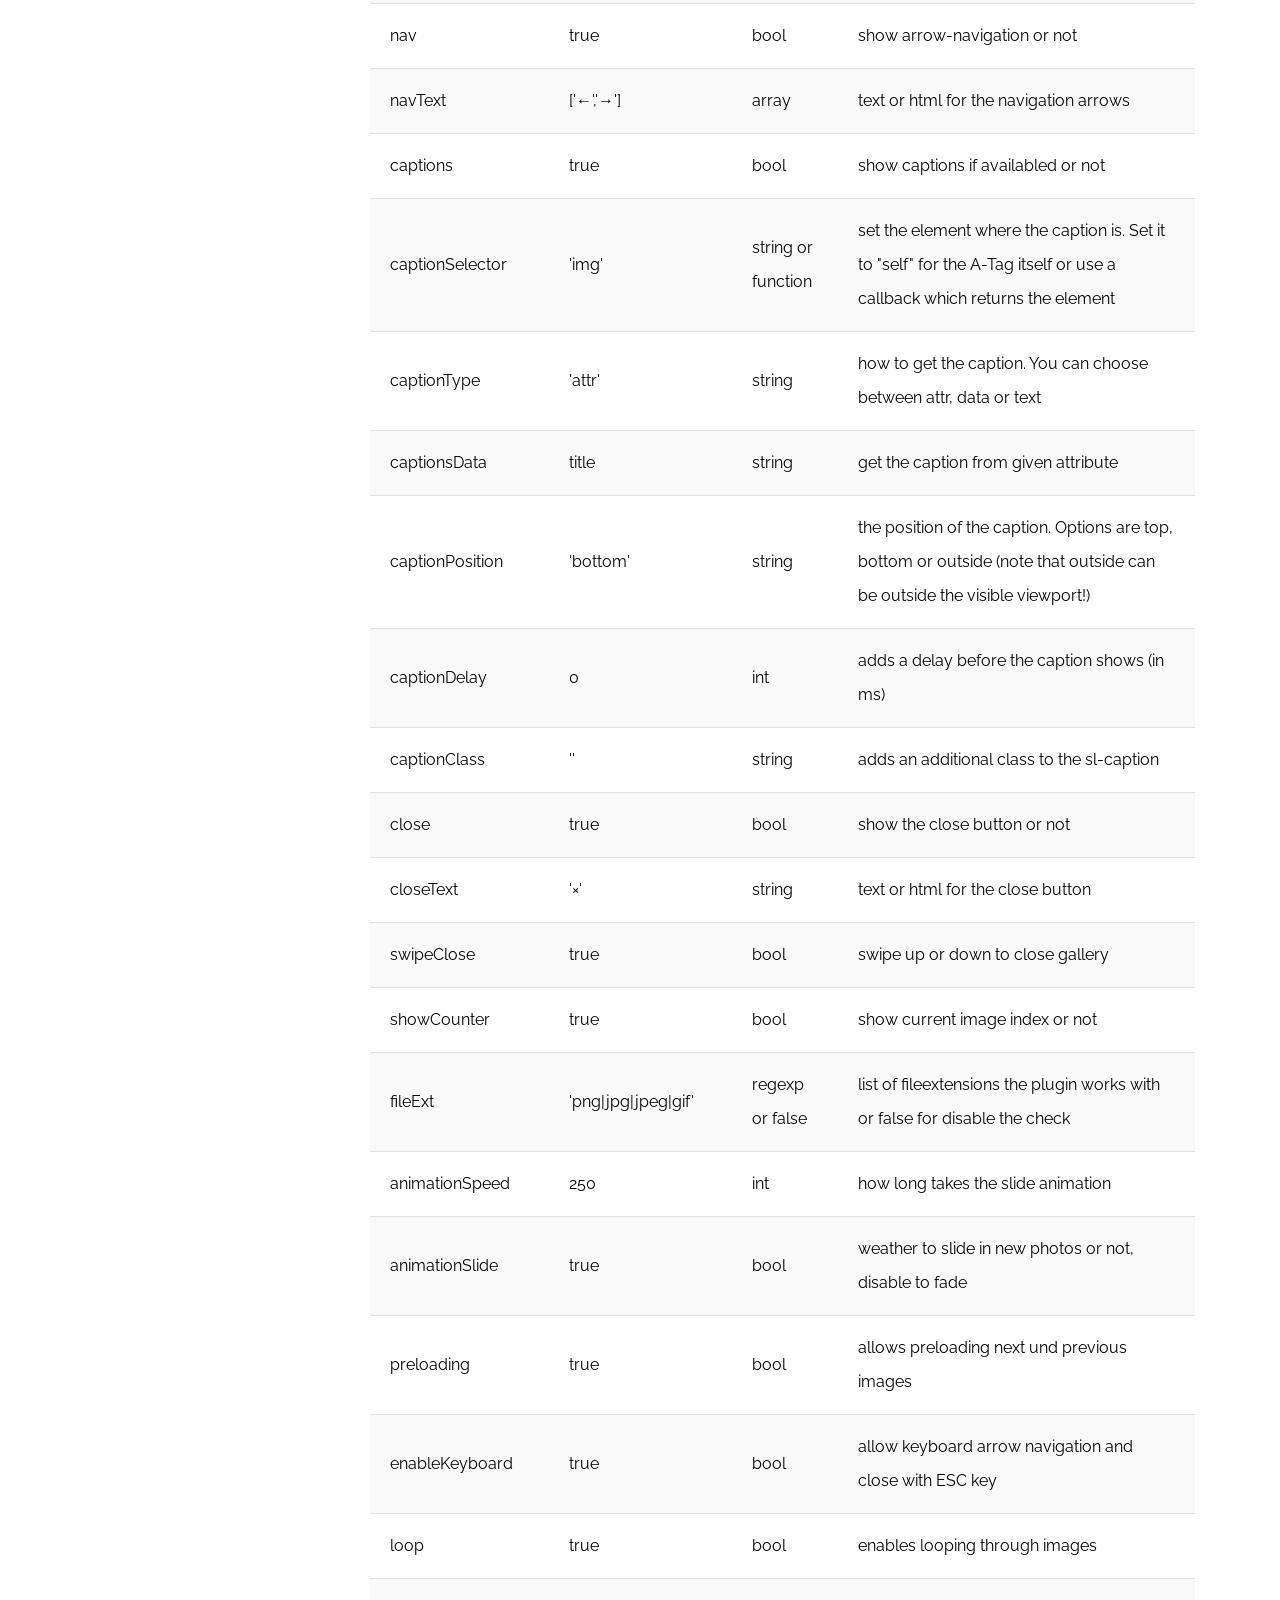
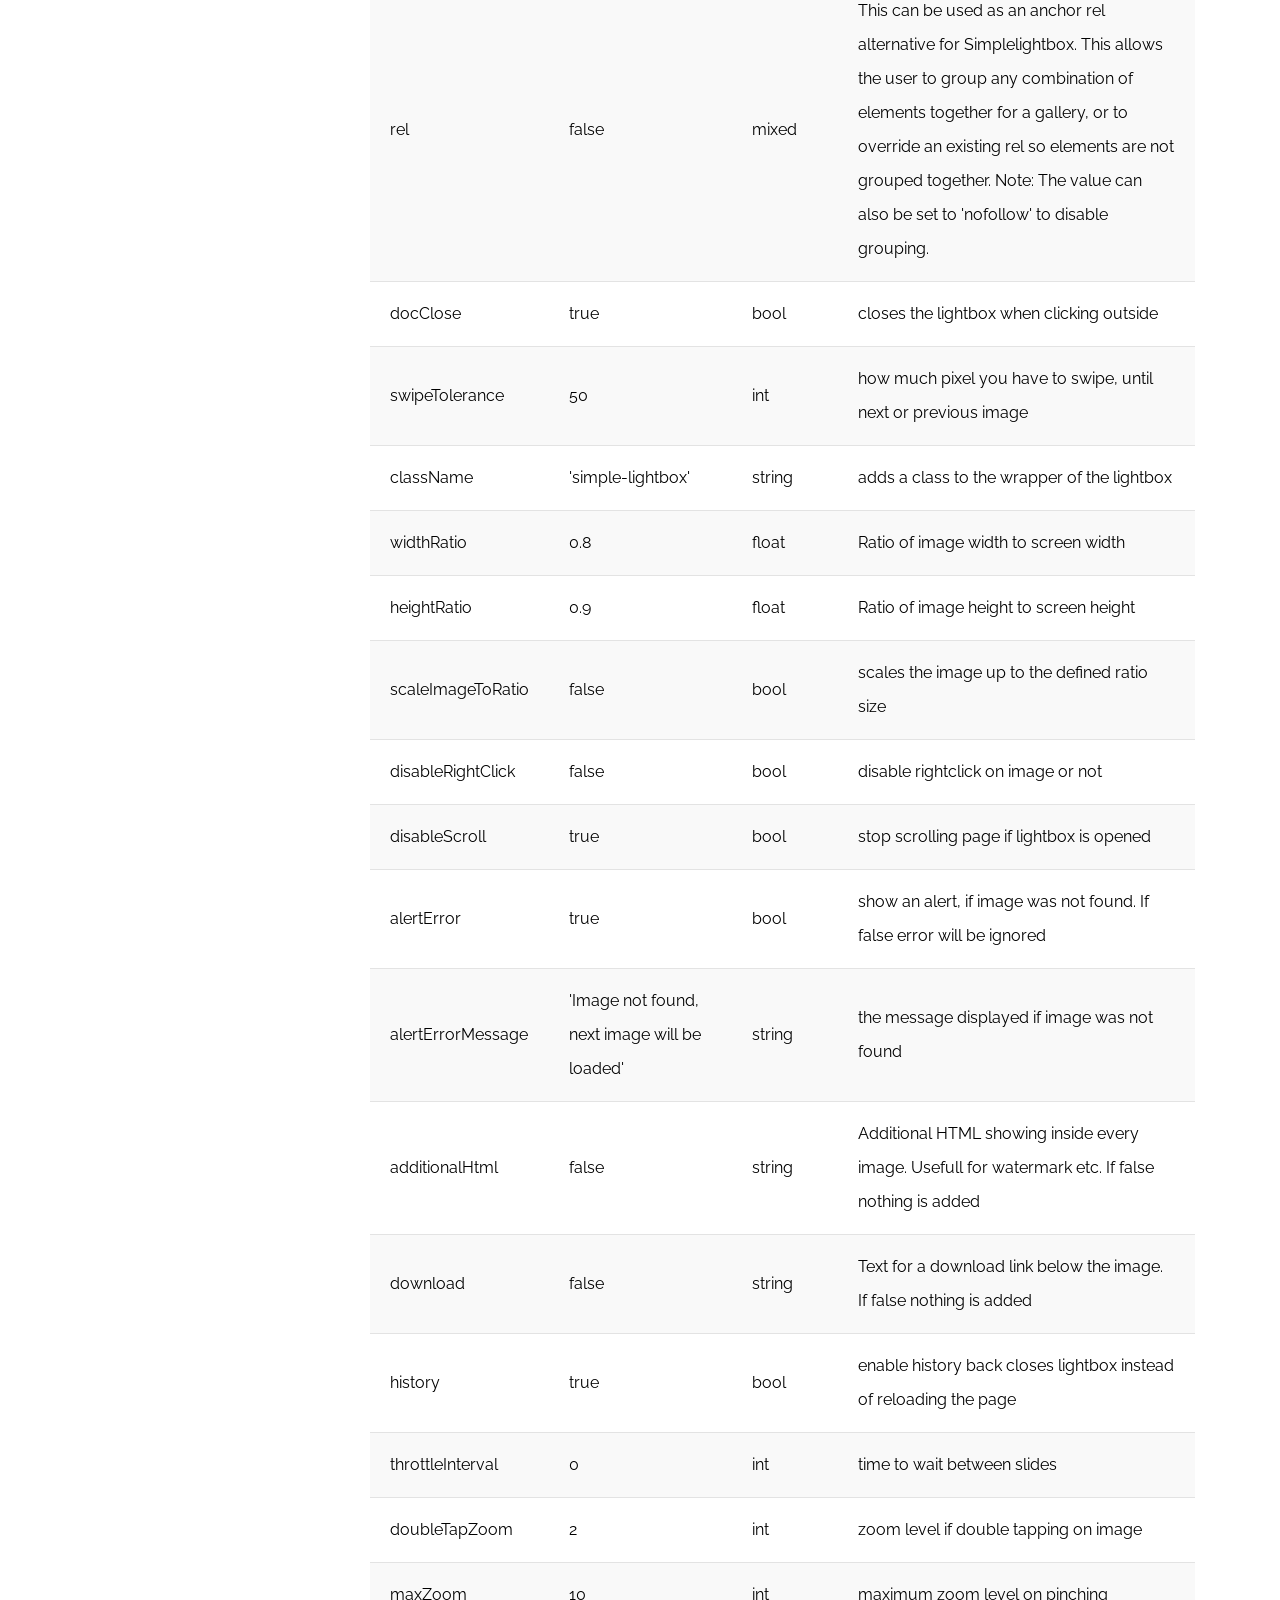
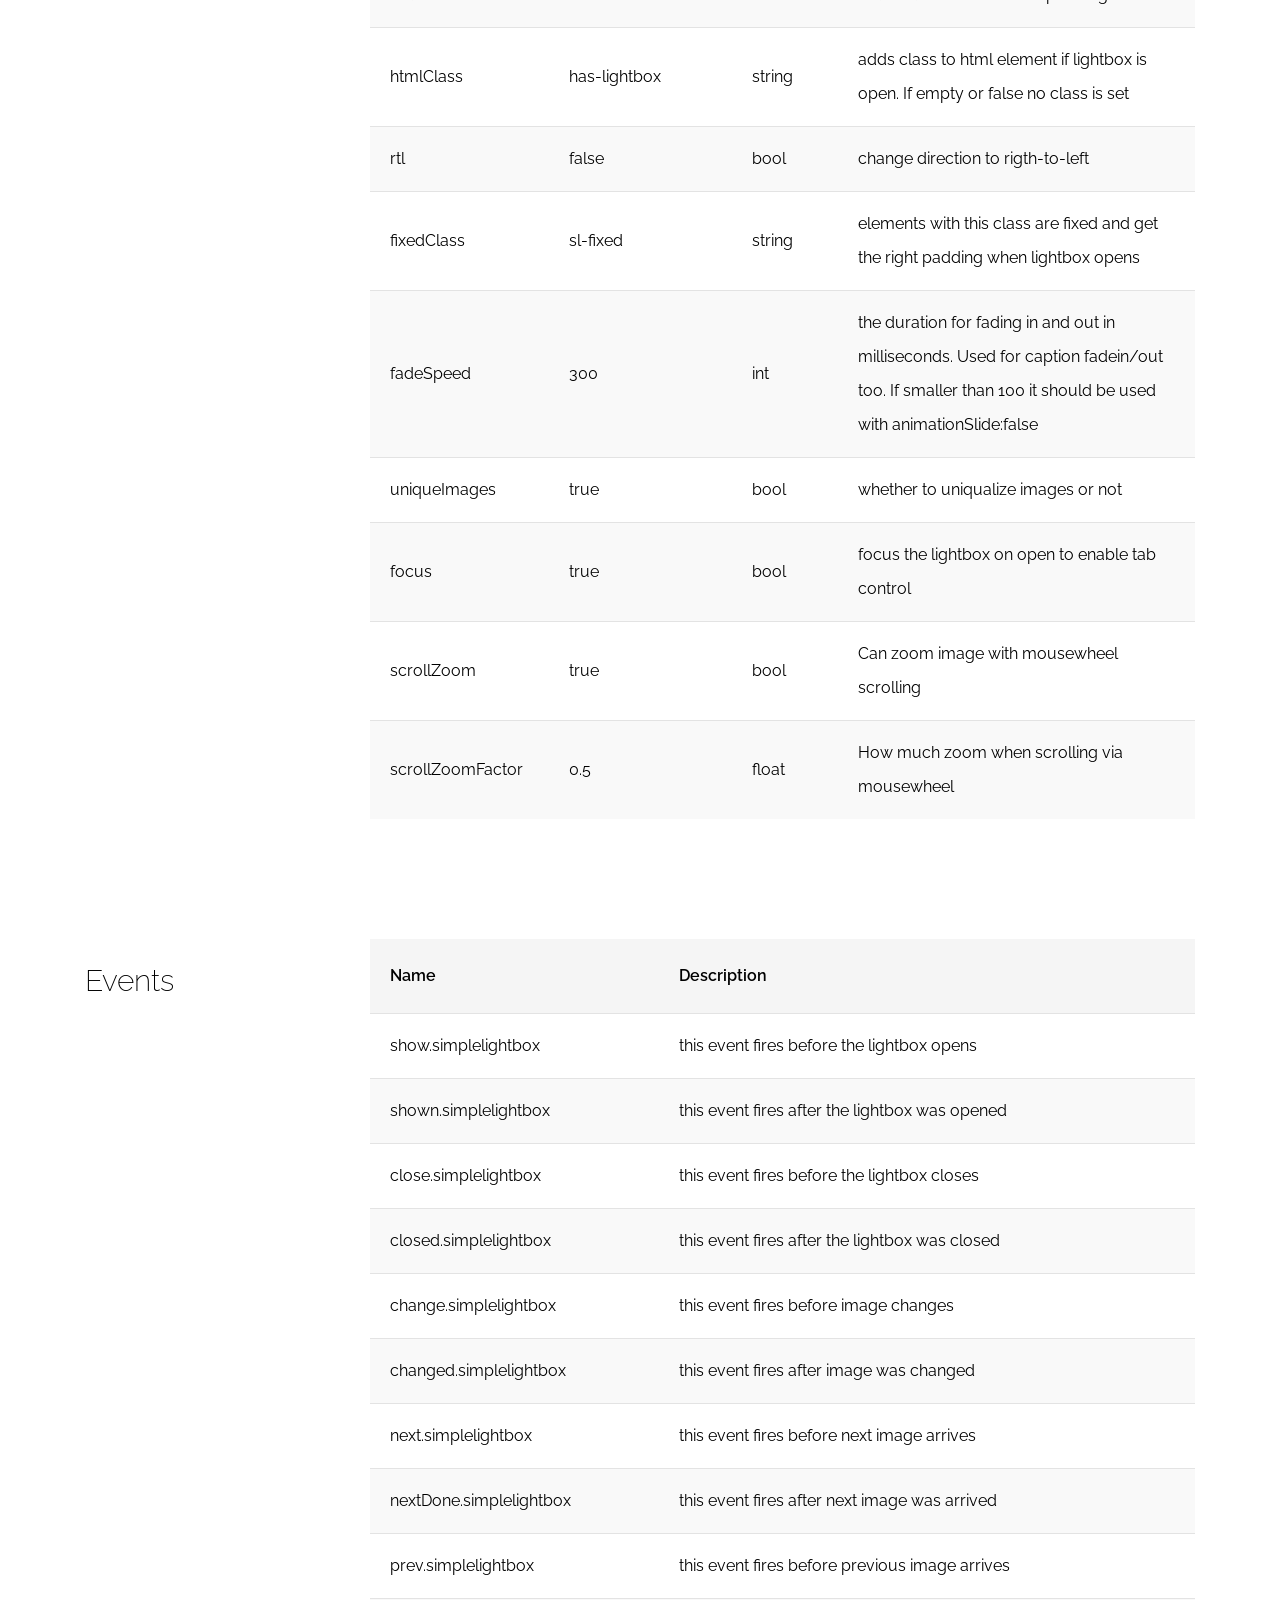
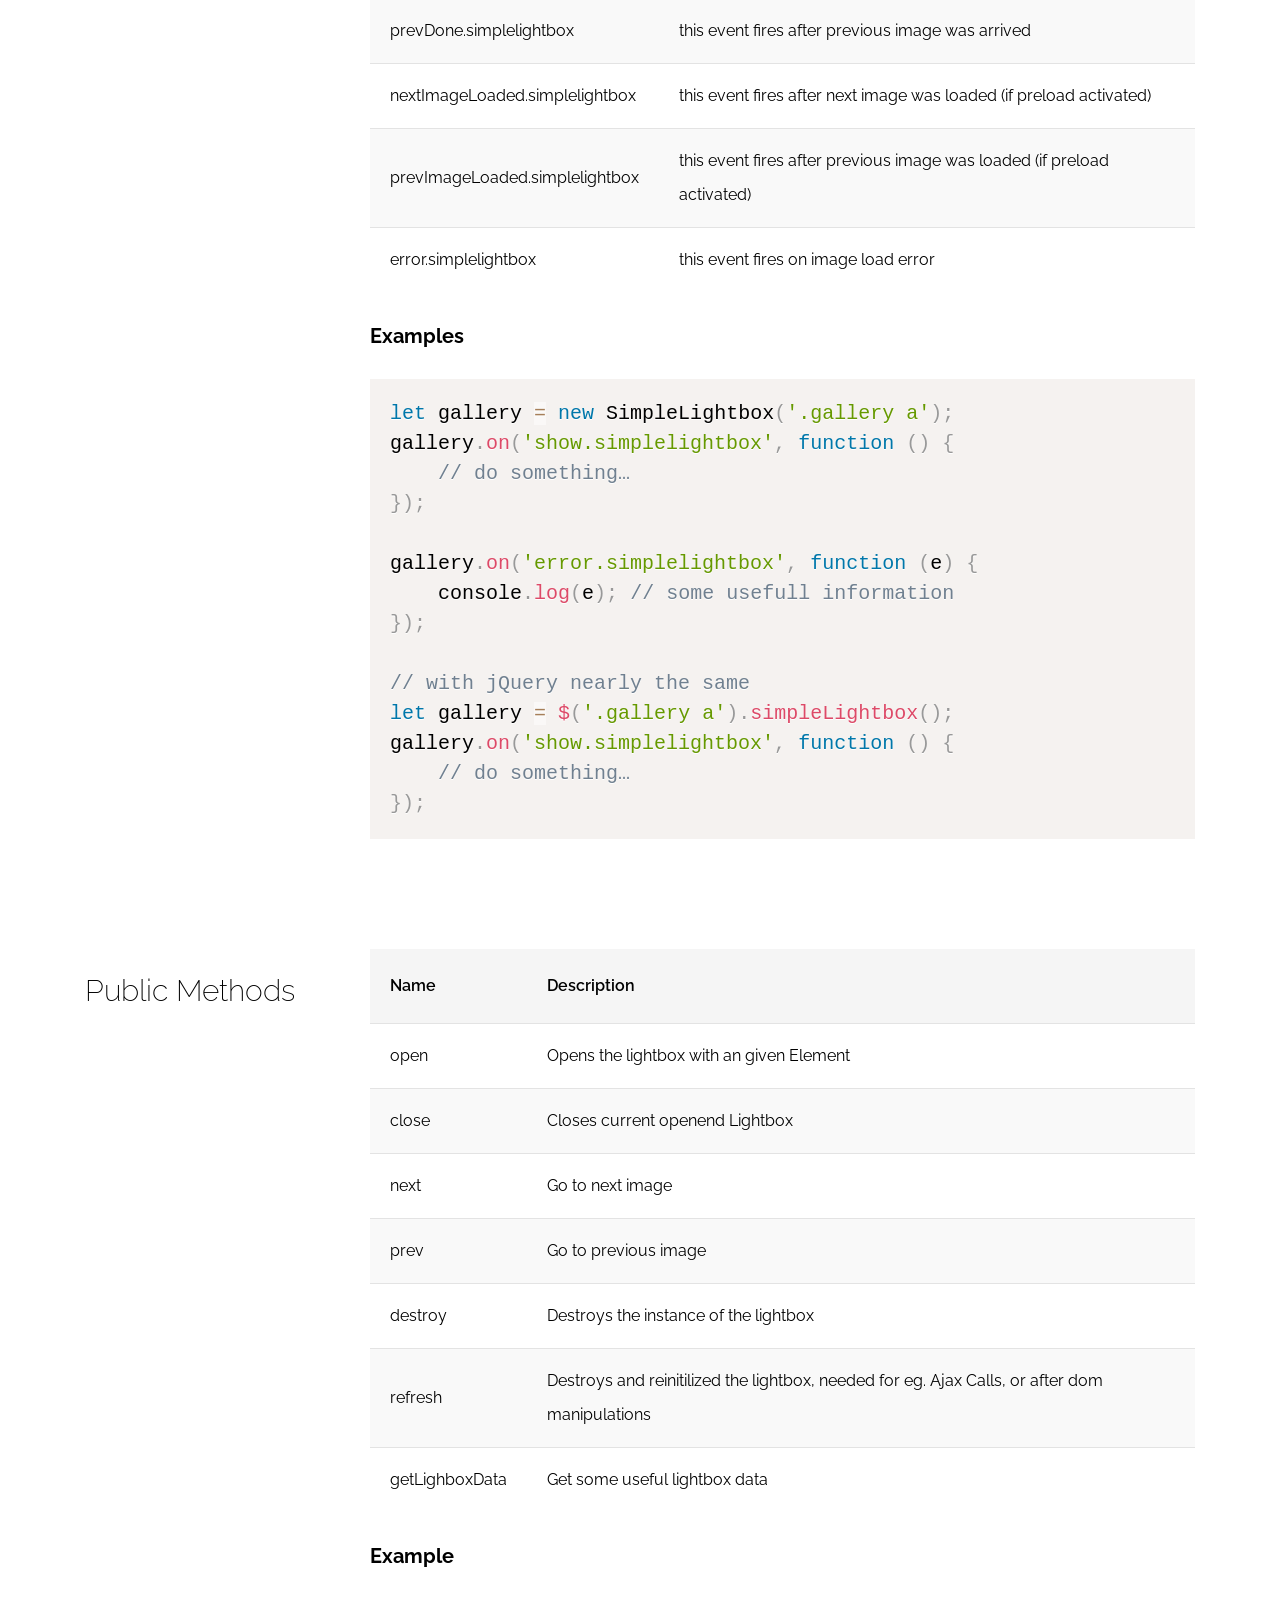
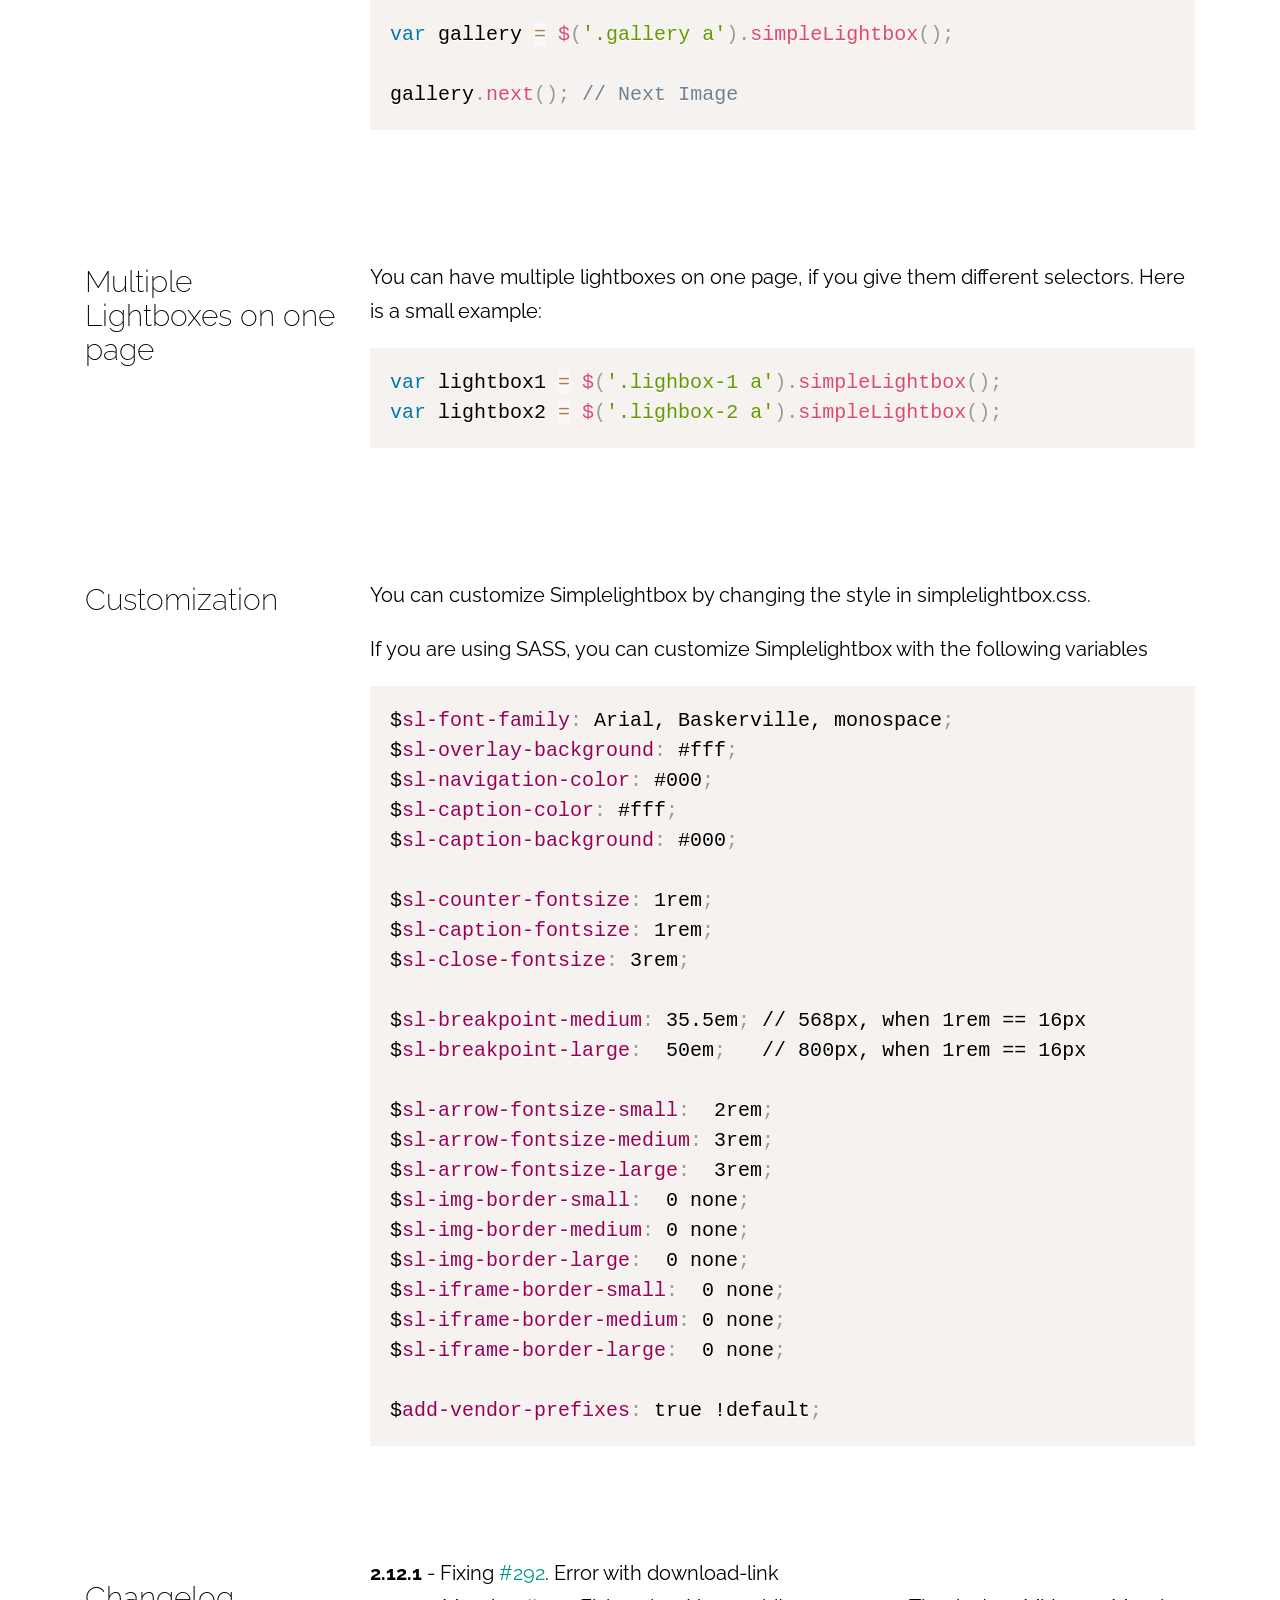
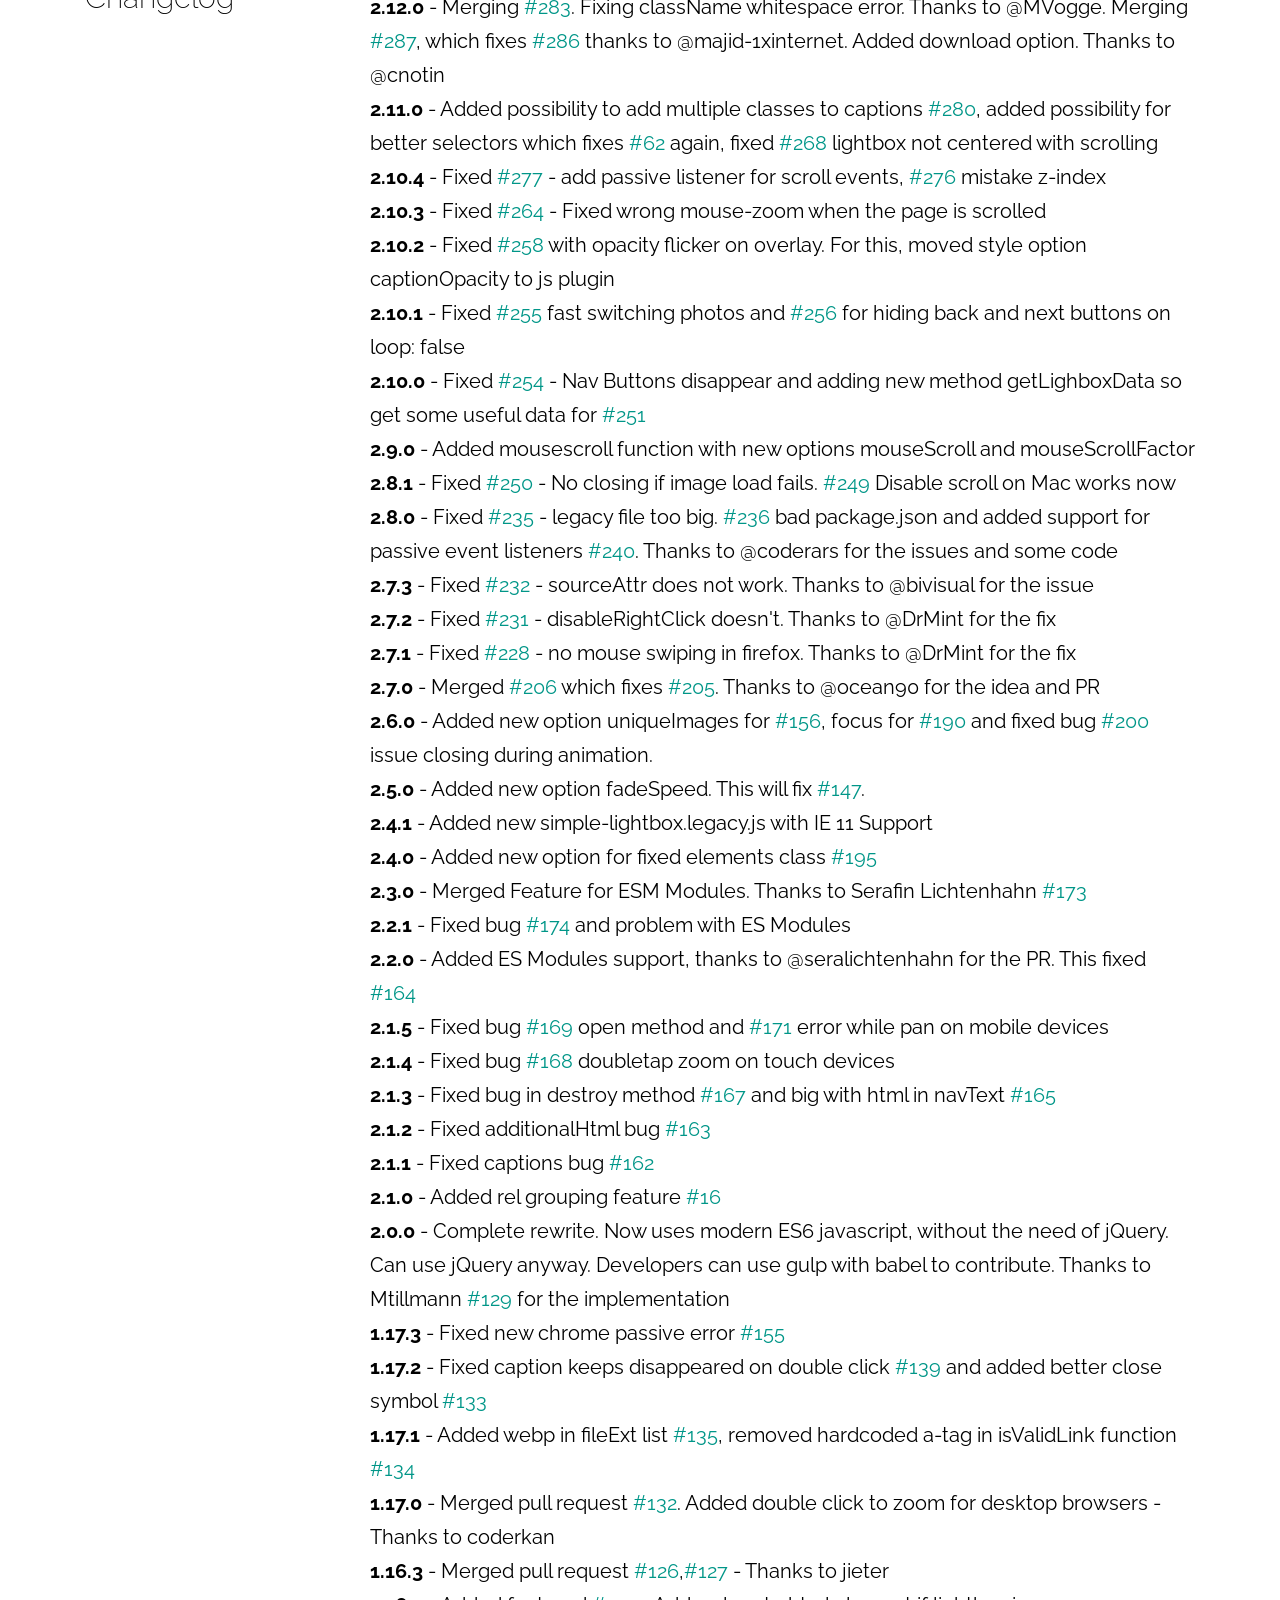
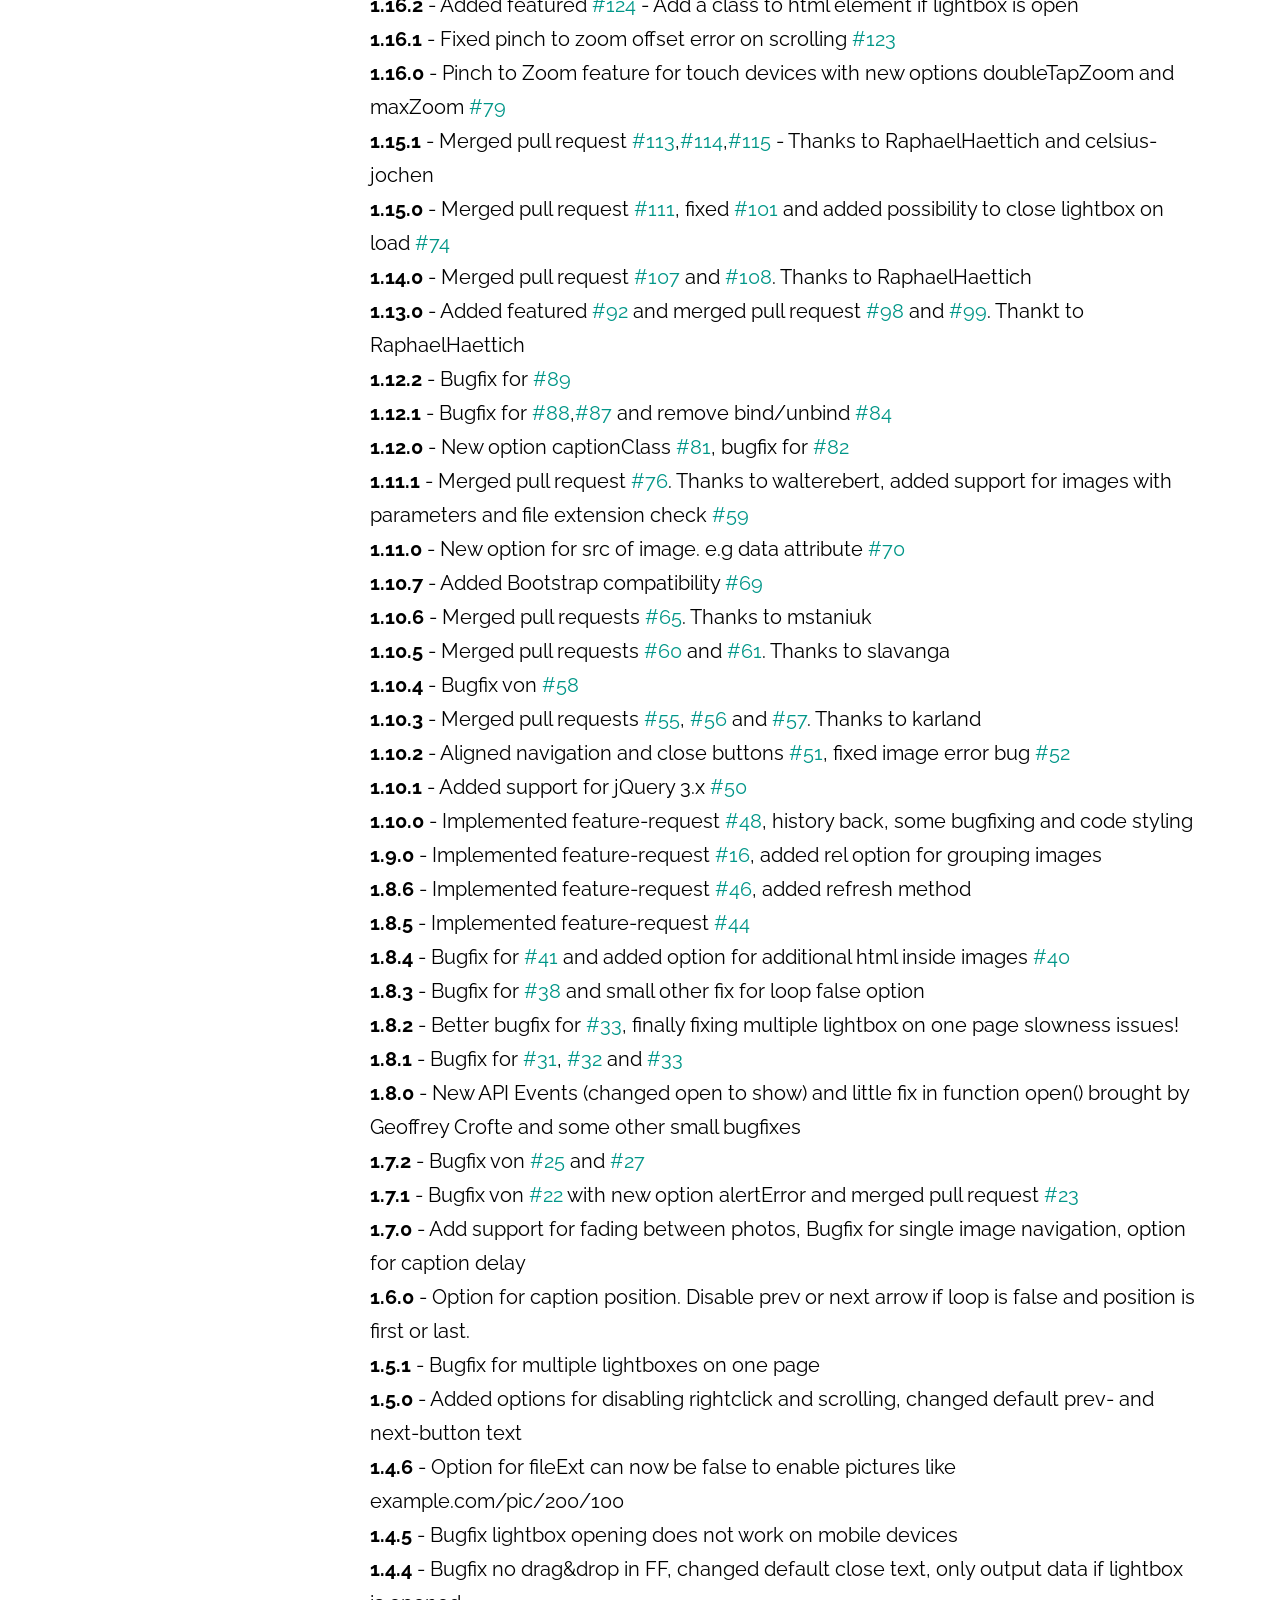
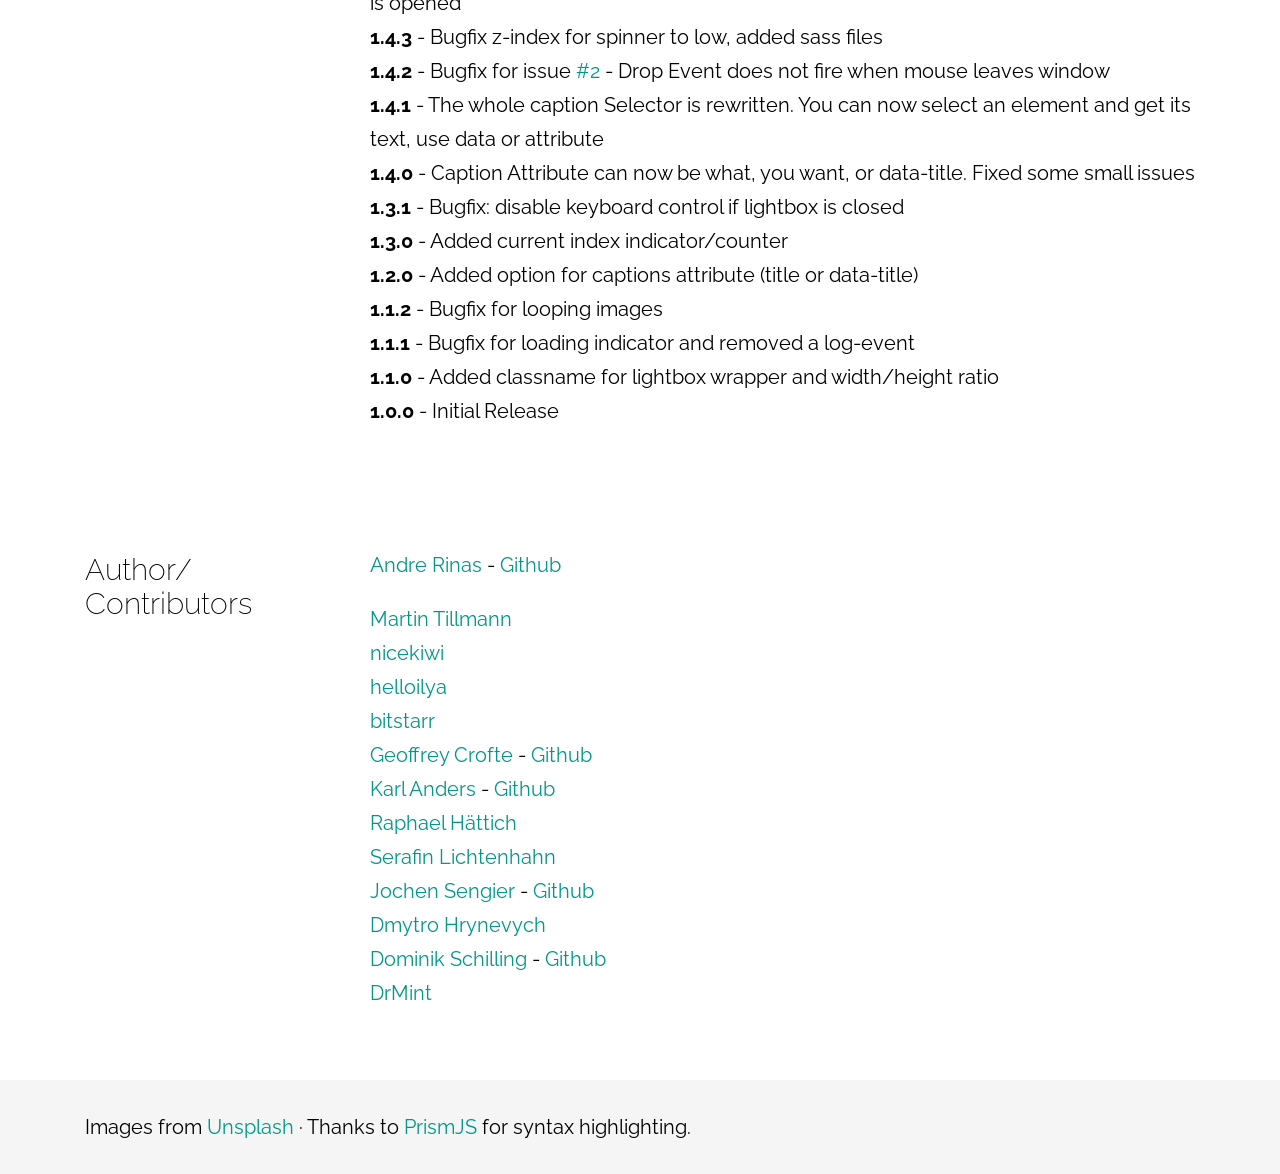
<file: Include/simplelightbox-master/demo/index.html>
<!DOCTYPE html>
<html lang="en">
<head>
<meta charset="utf-8">
<meta content="width=device-width, initial-scale=1, maximum-scale=1, user-scalable=no" name="viewport" />
<link href="https://fonts.googleapis.com/css?family=Raleway:300,400,700" rel="stylesheet">
<link rel="stylesheet" href="../dist/simple-lightbox.css?v2.12.1" />
<link rel="stylesheet" href="demo.css" />
<title>SimpleLightbox by André Rinas</title>
</head>
<body>
<header>
	<div class="gradient"></div>
	<div class="header-container">
		<div class="container demo-container">
			<div class="info">
				<h1>SimpleLightbox <sup>v2.12.1</sup></h1>
				<span class="subline">Touch-friendly image lightbox</span>
				<nav>
					<a class="btn donate" target="_blank" href="https://www.paypal.me/anrinas">Donate</a>
					<a class="btn wordpress" target="_blank" href="https://wordpress.org/plugins/simplelightbox/">Wordpress</a>
					<a class="btn typo3" target="_blank" href="https://extensions.typo3.org/extension/simplelightbox/">TYPO3</a><br><br>
					<a class="btn accent-color scrolllink" href="#documentation">Documentation</a>
					<a class="btn accent-color" target="_blank" href="https://github.com/andreknieriem/simplelightbox/archive/master.zip">Download</a>
					<a class="btn github" target="_blank" href="https://github.com/andreknieriem/simplelightbox">Github</a>
				</nav>
			</div>
			<div class="small-demo">
				<a href="img/full/01.jpg"><img src="img/thumb/01.jpg" title="Drone Photography" alt="" /></a>
				<a rel="rel2" href="img/full/02.jpg"><img src="img/thumb/02.jpg" alt="" /></a>
				<a rel="rel3" href="img/full/03.jpg"><img src="img/thumb/03.jpg" alt="" /></a>
				<a rel="rel2" href="img/full/04.jpg"><img src="img/thumb/04.jpg" alt="" /></a>
				<a rel="rel2" href="img/full/05.jpg"><img src="img/thumb/05.jpg" alt="" title="Lego Heads" /></a>
				<a rel="rel1" href="img/full/06.jpg"><img src="img/thumb/06.jpg" alt="" /></a>
				<div class="clearing"></div>
				<div class="caption">
					Click on an image to see it in action. Note, that the lightbox is grouped by rel attribute.
				</div>
			</div>
			<div class="clearing"></div>
		</div>
		<a class="scroll-hint scrolllink" href="#documentation"><span class="scrollwheel"></span></a>
	</div>
</header>
<div class="flyin-navi sl-fixed">
	<div class="container">
		<ul>
			<li><a class="scrolllink" href="#install">Install</a></li>
			<li><a class="scrolllink" href="#usage">Usage</a></li>
			<li><a class="scrolllink" href="#options">Options</a></li>
			<li><a class="scrolllink" href="#events">Events</a></li>
			<li><a class="scrolllink" href="#publicmethods">Public Methods</a></li>
			<li><a class="scrolllink" href="#multiple">Multiple</a></li>
			<li><a class="scrolllink" href="#customization">Customization</a></li>
		</ul>
	</div>
</div>
<section>
	<div class="container" id="documentation">
		<h1>Documentation</h1>
		<div class="row">
			<div class="col-left" id="install">
				<h2>Install</h2>
			</div>
			<div class="col-right">
				<p>
					To install SimpleLightbox you can do the following:
				</p>
				<pre>
<code class="language-bash">// YARN
yarn add simplelightbox

//Bower
bower install simplelightbox

//NPM
npm install simplelightbox</code>
				</pre>
				<p>
					Simple include <strong>simplelight-box.css</strong> and <strong>simple-lightbox.js</strong> to your page and use:
				</p>
			</div>
		</div>
	</div>
</section>
<section>
	<div class="container">
		<div class="row">
			<div class="col-left" id="usage">
				<h2>Usage</h2>
			</div>
			<div class="col-right">
				<h3>Standalone Plugin</h3>
				<p>
					When using the standalone variant (`simple-lightbox(.min).js`)
				</p>
				<pre class="language-javascript"><code class="language-javascript">var lightbox = new SimpleLightbox('.gallery a', { /* options */ });</code></pre>
				<p>
					When using the standalone variant (`simple-lightbox(.min).js`)
				</p>
				<pre class="language-javascript"><code class="language-javascript">var lightbox = $('.gallery a').simpleLightbox({ /* options */ });</code></pre>

				<h3>With Webpack/Browserify/Parcel etc...</h3>
				<p>Choose the module file you want do import or require.</p>
				<strong>Module with Babel tranformation</strong><br>
				<pre class="language-javascript"><code class="language-javascript">import SimpleLightbox from "simplelightbox";</code></pre>
				<br>
				<strong>Plain ES Module without Babel</strong><br>
				<pre class="language-javascript"><code class="language-javascript">import SimpleLightbox from "simplelightbox/dist/simple-lightbox.esm";</code></pre>
			</div>
		</div>
		<div class="row">
			<div class="col-left" id="usage">
				<h2>Markup</h2>
			</div>
			<div class="col-right">
				<p>For the default setup, you just need links that are pointing to images.</p>
				<pre class="language-markup"><code class="language-markup">&lt;div class="gallery"&gt;
    &lt;a href="images/image1.jpg"&gt;&lt;img src="images/thumbs/thumb1.jpg" alt="" title=""/&gt;&lt;/a&gt;
    &lt;a href="images/image2.jpg"&gt;&lt;img src="images/thumbs/thumb2.jpg" alt="" title="Beautiful Image"/&gt;&lt;/a&gt;
&lt;/div&gt;</code></pre>
				<p>
				The markup inside the A-Tags can be whatever you want. In this example thumbnails of the big images. The Title Tag is by default used to show a caption.
				For a whole example just look at the demo folder.
				</p>
			</div>
		</div>
	</div>
</section>
<section>
	<div class="container">
		<div class="row">
			<div class="col-left" id="options">
				<h2>JavaScript Options</h2>
			</div>
			<div class="col-right">
				<table>
					<thead>
					<tr>
					<th>Property</th>
					<th>Default</th>
					<th>Type</th>
					<th>Description</th>
					</tr>
					</thead>
					<tbody>
					<tr>
					<td>sourceAttr</td>
					<td>href</td>
					<td>string</td>
					<td>the attribute used for large images</td>
					</tr>
					<tr>
					<td>overlay</td>
					<td>true</td>
					<td>bool</td>
					<td>show an overlay or not</td>
					</tr>
					<tr>
					<td>overlayOpacity</td>
					<td>0.7</td>
					<td>float</td>
					<td>the opacity of the overlay</td>
					</tr>
					<tr>
					<td>spinner</td>
					<td>true</td>
					<td>bool</td>
					<td>show spinner or not</td>
					</tr>
					<tr>
					<td>nav</td>
					<td>true</td>
					<td>bool</td>
					<td>show arrow-navigation or not</td>
					</tr>
					<tr>
					<td>navText</td>
					<td>['←','→']</td>
					<td>array</td>
					<td>text or html for the navigation arrows</td>
					</tr>
					<tr>
					<td>captions</td>
					<td>true</td>
					<td>bool</td>
					<td>show captions if availabled or not</td>
					</tr>
					<tr>
					<td>captionSelector</td>
					<td>'img'</td>
					<td>string or function</td>
					<td>set the element where the caption is. Set it to "self" for the A-Tag itself or use a callback which returns the element</td>
					</tr>
					<tr>
					<td>captionType</td>
					<td>'attr'</td>
					<td>string</td>
					<td>how to get the caption. You can choose between attr, data or text</td>
					</tr>
					<tr>
					<td>captionsData</td>
					<td>title</td>
					<td>string</td>
					<td>get the caption from given attribute</td>
					</tr>
					<tr>
					<td>captionPosition</td>
					<td>'bottom'</td>
					<td>string</td>
					<td>the position of the caption. Options are top, bottom or outside (note that outside can be outside the visible viewport!)</td>
					</tr>
					<tr>
					<td>captionDelay</td>
					<td>0</td>
					<td>int</td>
					<td>adds a delay before the caption shows (in ms)</td>
					</tr>
					<tr>
					<td>captionClass</td>
					<td>''</td>
					<td>string</td>
					<td>adds an additional class to the sl-caption</td>
					</tr>
					<tr>
					<td>close</td>
					<td>true</td>
					<td>bool</td>
					<td>show the close button or not</td>
					</tr>
					<tr>
					<td>closeText</td>
					<td>'×'</td>
					<td>string</td>
					<td>text or html for the close button</td>
					</tr>
					<tr>
					<td>swipeClose</td>
					<td>true</td>
					<td>bool</td>
					<td>swipe up or down to close gallery</td>
					</tr>
					<tr>
					<td>showCounter</td>
					<td>true</td>
					<td>bool</td>
					<td>show current image index or not</td>
					</tr>
					<tr>
					<td>fileExt</td>
					<td>'png|jpg|jpeg|gif'</td>
					<td>regexp or false</td>
					<td>list of fileextensions the plugin works with or false for disable the check</td>
					</tr>
					<tr>
					<td>animationSpeed</td>
					<td>250</td>
					<td>int</td>
					<td>how long takes the slide animation</td>
					</tr>
					<tr>
					<td>animationSlide</td>
					<td>true</td>
					<td>bool</td>
					<td>weather to slide in new photos or not, disable to fade</td>
					</tr>
					<tr>
					<td>preloading</td>
					<td>true</td>
					<td>bool</td>
					<td>allows preloading next und previous images</td>
					</tr>
					<tr>
					<td>enableKeyboard</td>
					<td>true</td>
					<td>bool</td>
					<td>allow keyboard arrow navigation and close with ESC key</td>
					</tr>
					<tr>
					<td>loop</td>
					<td>true</td>
					<td>bool</td>
					<td>enables looping through images</td>
					</tr>
					<tr>
					<td>rel</td>
					<td>false</td>
					<td>mixed</td>
					<td>This can be used as an anchor rel alternative for Simplelightbox. This allows the user to group any combination of elements together for a gallery, or to override an existing rel so elements are not grouped together. Note: The value can also be set to 'nofollow' to disable grouping.</td>
					</tr>
					<tr>
					<td>docClose</td>
					<td>true</td>
					<td>bool</td>
					<td>closes the lightbox when clicking outside</td>
					</tr>
					<tr>
					<td>swipeTolerance</td>
					<td>50</td>
					<td>int</td>
					<td>how much pixel you have to swipe, until next or previous image</td>
					</tr>
					<tr>
					<td>className</td>
					<td>'simple-lightbox'</td>
					<td>string</td>
					<td>adds a class to the wrapper of the lightbox</td>
					</tr>
					<tr>
					<td>widthRatio</td>
					<td>0.8</td>
					<td>float</td>
					<td>Ratio of image width to screen width</td>
					</tr>
					<tr>
					<td>heightRatio</td>
					<td>0.9</td>
					<td>float</td>
					<td>Ratio of image height to screen height</td>
					</tr>
					<td>scaleImageToRatio</td>
					<td>false</td>
					<td>bool</td>
					<td>scales the image up to the defined ratio size</td>
					</tr>
					<tr>
					<td>disableRightClick</td>
					<td>false</td>
					<td>bool</td>
					<td>disable rightclick on image or not</td>
					</tr>
					<tr>
					<td>disableScroll</td>
					<td>true</td>
					<td>bool</td>
					<td>stop scrolling page if lightbox is opened</td>
					</tr>
					<tr>
					<td>alertError</td>
					<td>true</td>
					<td>bool</td>
					<td>show an alert, if image was not found. If false error will be ignored</td>
					</tr>
					<tr>
					<td>alertErrorMessage</td>
					<td>'Image not found, next image will be loaded'</td>
					<td>string</td>
					<td>the message displayed if image was not found</td>
					</tr>
					<tr>
					<td>additionalHtml</td>
					<td>false</td>
					<td>string</td>
					<td>Additional HTML showing inside every image. Usefull for watermark etc. If false nothing is added</td>
					</tr>
					<tr>
					<td>download</td>
					<td>false</td>
					<td>string</td>
					<td>Text for a download link below the image. If false nothing is added</td>
					</tr>
					<tr>
					<td>history</td>
					<td>true</td>
					<td>bool</td>
					<td>enable history back closes lightbox instead of reloading the page</td>
					</tr>
					<tr>
					<td>throttleInterval</td>
					<td>0</td>
					<td>int</td>
					<td>time to wait between slides</td>
					</tr>
					<tr>
					<td>doubleTapZoom</td>
					<td>2</td>
					<td>int</td>
					<td>zoom level if double tapping on image</td>
					</tr>
					<tr>
					<td>maxZoom</td>
					<td>10</td>
					<td>int</td>
					<td>maximum zoom level on pinching</td>
					</tr>
					<tr>
					<td>htmlClass</td>
					<td>has-lightbox</td>
					<td>string</td>
					<td>adds class to html element if lightbox is open. If empty or false no class is set</td>
					</tr>
					<tr>
					<td>rtl</td>
					<td>false</td>
					<td>bool</td>
					<td>change direction to rigth-to-left</td>
					</tr>
					<tr>
					<td>fixedClass</td>
					<td>sl-fixed</td>
					<td>string</td>
					<td>elements with this class are fixed and get the right padding when lightbox opens</td>
					</tr>
					<tr>
					<td>fadeSpeed</td>
					<td>300</td>
					<td>int</td>
					<td>the duration for fading in and out in milliseconds. Used for caption fadein/out too. If smaller than 100 it should be used with animationSlide:false</td>
					</tr>
					<tr>
					<td>uniqueImages</td>
					<td>true</td>
					<td>bool</td>
					<td>whether to uniqualize images or not</td>
					</tr>
					<tr>
					<td>focus</td>
					<td>true</td>
					<td>bool</td>
					<td>focus the lightbox on open to enable tab control</td>
					</tr>
					<tr>
					<td>scrollZoom</td>
					<td>true</td>
					<td>bool</td>
					<td>Can zoom image with mousewheel scrolling</td>
					</tr>
					<tr>
					<td>scrollZoomFactor</td>
					<td>0.5</td>
					<td>float</td>
					<td>How much zoom when scrolling via mousewheel</td>
					</tr>
					</tbody>
					</table>
			</div>
		</div>
	</div>
</section>
<section>
	<div class="container">
		<div class="row">
			<div class="col-left" id="events">
				<h2>Events</h2>
			</div>
			<div class="col-right">
				<table>
				<thead>
				<tr>
				<th>Name</th>
				<th>Description</th>
				</tr>
				</thead>
				<tbody>
				<tr>
				<td>show.simplelightbox</td>
				<td>this event fires before the lightbox opens</td>
				</tr>
				<tr>
				<td>shown.simplelightbox</td>
				<td>this event fires after the lightbox was opened</td>
				</tr>
				<tr>
				<td>close.simplelightbox</td>
				<td>this event fires before the lightbox closes</td>
				</tr>
				<tr>
				<td>closed.simplelightbox</td>
				<td>this event fires after the lightbox was closed</td>
				</tr>
				<tr>
				<td>change.simplelightbox</td>
				<td>this event fires before image changes</td>
				</tr>
				<tr>
				<td>changed.simplelightbox</td>
				<td>this event fires after image was changed</td>
				</tr>
				<tr>
				<td>next.simplelightbox</td>
				<td>this event fires before next image arrives</td>
				</tr>
				<tr>
				<td>nextDone.simplelightbox</td>
				<td>this event fires after next image was arrived</td>
				</tr>
				<tr>
				<td>prev.simplelightbox</td>
				<td>this event fires before previous image arrives</td>
				</tr>
				<tr>
				<td>prevDone.simplelightbox</td>
				<td>this event fires after previous image was arrived</td>
				</tr>
				<tr>
				<td>nextImageLoaded.simplelightbox</td>
				<td>this event fires after next image was loaded (if preload activated)</td>
				</tr>
				<tr>
				<td>prevImageLoaded.simplelightbox</td>
				<td>this event fires after previous image was loaded (if preload activated)</td>
				</tr>
				<tr>
				<td>error.simplelightbox</td>
				<td>this event fires on image load error</td>
				</tr>
				</tbody>
				</table>
				<h4>Examples</h4>
				<pre><code class="language-javascript">let gallery = new SimpleLightbox('.gallery a');
gallery.on('show.simplelightbox', function () {
	// do something…
});

gallery.on('error.simplelightbox', function (e) {
	console.log(e); // some usefull information
});

// with jQuery nearly the same
let gallery = $('.gallery a').simpleLightbox();
gallery.on('show.simplelightbox', function () {
	// do something…
});</code></pre>
			</div>
		</div>
	</div>
</section>
<section>
	<div class="container">
		<div class="row">
			<div class="col-left" id="publicmethods">
				<h2>Public Methods</h2>
			</div>
			<div class="col-right">
				<table>
<thead>
<tr>
<th>Name</th>
<th>Description</th>
</tr>
</thead>
<tbody>
<tr>
<td>open</td>
<td>Opens the lightbox with an given Element</td>
</tr>
<tr>
<td>close</td>
<td>Closes current openend Lightbox</td>
</tr>
<tr>
<td>next</td>
<td>Go to next image</td>
</tr>
<tr>
<td>prev</td>
<td>Go to previous image</td>
</tr>
<tr>
<td>destroy</td>
<td>Destroys the instance of  the lightbox</td>
</tr>
<tr>
<td>refresh</td>
<td>Destroys and reinitilized the lightbox, needed for eg. Ajax Calls, or after dom manipulations</td>
</tr>
<tr>
<td>getLighboxData</td>
<td>Get some useful lightbox data</td>
</tr>
</tbody>
</table>
<h4>Example</h4>
<pre>
<code class="language-javascript">var gallery = $('.gallery a').simpleLightbox();

gallery.next(); // Next Image</code>
</pre>
			</div>
		</div>
	</div>
</section>
<section>
	<div class="container">
		<div class="row">
			<div class="col-left" id="multiple">
				<h2>Multiple Lightboxes on one page</h2>
			</div>
			<div class="col-right">
				<p>
					You can have multiple lightboxes on one page, if you give them different selectors. Here is a small example:
				</p>
<pre>
<code class="language-javascript">var lightbox1 = $('.lighbox-1 a').simpleLightbox();
var lightbox2 = $('.lighbox-2 a').simpleLightbox();</code>
</pre>
			</div>
		</div>
	</div>
</section>
<section>
	<div class="container">
		<div class="row">
			<div class="col-left" id="customization">
				<h2>Customization</h2>
			</div>
			<div class="col-right">
				<p>
					You can customize Simplelightbox by changing the style in simplelightbox.css.
				</p>
				<p>
					If you are using SASS, you can customize Simplelightbox with the following variables
				</p>
<pre>
<code class="language-css">$sl-font-family: Arial, Baskerville, monospace;
$sl-overlay-background: #fff;
$sl-navigation-color: #000;
$sl-caption-color: #fff;
$sl-caption-background: #000;

$sl-counter-fontsize: 1rem;
$sl-caption-fontsize: 1rem;
$sl-close-fontsize: 3rem;

$sl-breakpoint-medium: 35.5em; // 568px, when 1rem == 16px
$sl-breakpoint-large:  50em;   // 800px, when 1rem == 16px

$sl-arrow-fontsize-small:  2rem;
$sl-arrow-fontsize-medium: 3rem;
$sl-arrow-fontsize-large:  3rem;
$sl-img-border-small:  0 none;
$sl-img-border-medium: 0 none;
$sl-img-border-large:  0 none;
$sl-iframe-border-small:  0 none;
$sl-iframe-border-medium: 0 none;
$sl-iframe-border-large:  0 none;

$add-vendor-prefixes: true !default;</code>
</pre>
			</div>
		</div>
	</div>
</section>
<section class="changelog">
	<div class="container">
		<div class="row">
			<div class="col-left">
				<h2>Changelog</h2>
			</div>
			<div class="col-right">
				<strong>2.12.1</strong> - Fixing #292. Error with download-link<br />
				<strong>2.12.0</strong> - Merging #283. Fixing className whitespace error. Thanks to @MVogge. Merging #287, which fixes #286 thanks to @majid-1xinternet. Added download option. Thanks to @cnotin<br />
				<strong>2.11.0</strong> - Added possibility to add multiple classes to captions #280, added possibility for better selectors which fixes #62 again, fixed #268 lightbox not centered with scrolling<br />
				<strong>2.10.4</strong> - Fixed #277 - add passive listener for scroll events, #276 mistake z-index<br />
				<strong>2.10.3</strong> - Fixed #264 - Fixed wrong mouse-zoom when the page is scrolled<br />
				<strong>2.10.2</strong> - Fixed #258 with opacity flicker on overlay. For this, moved style option captionOpacity to js plugin<br />
				<strong>2.10.1</strong> - Fixed #255 fast switching photos and #256 for hiding back and next buttons on loop: false<br />
				<strong>2.10.0</strong> - Fixed #254 - Nav Buttons disappear and adding new method getLighboxData so get some useful data for #251<br />
				<strong>2.9.0</strong> - Added mousescroll function with new options mouseScroll and mouseScrollFactor<br />
				<strong>2.8.1</strong> - Fixed #250 - No closing if image load fails. #249 Disable scroll on Mac works now<br />
				<strong>2.8.0</strong> - Fixed #235 - legacy file too big. #236 bad package.json and added support for passive event listeners #240. Thanks to @coderars for the issues and some code<br />
				<strong>2.7.3</strong> - Fixed #232 - sourceAttr does not work. Thanks to @bivisual for the issue<br />
				<strong>2.7.2</strong> - Fixed #231 - disableRightClick doesn't. Thanks to @DrMint for the fix<br />
				<strong>2.7.1</strong> - Fixed #228 - no mouse swiping in firefox. Thanks to @DrMint for the fix<br />
				<strong>2.7.0</strong> - Merged #206 which fixes #205. Thanks to @ocean90 for the idea and PR<br />
				<strong>2.6.0</strong> - Added new option uniqueImages for #156, focus for #190 and fixed bug #200 issue closing during animation.<br />
				<strong>2.5.0</strong> - Added new option fadeSpeed. This will fix #147.<br />
				<strong>2.4.1</strong> - Added new simple-lightbox.legacy.js with IE 11 Support<br />
				<strong>2.4.0</strong> - Added new option for fixed elements class #195<br />
				<strong>2.3.0</strong> - Merged Feature for ESM Modules. Thanks to Serafin Lichtenhahn #173<br />
				<strong>2.2.1</strong> - Fixed bug #174 and problem with ES Modules<br />
				<strong>2.2.0</strong> - Added ES Modules support, thanks to @seralichtenhahn for the PR. This fixed #164<br />
				<strong>2.1.5</strong> - Fixed bug #169 open method and #171 error while pan on mobile devices<br />
				<strong>2.1.4</strong> - Fixed bug #168 doubletap zoom on touch devices<br />
				<strong>2.1.3</strong> - Fixed bug in destroy method #167 and big with html in  navText #165<br />
				<strong>2.1.2</strong> - Fixed additionalHtml bug #163<br />
				<strong>2.1.1</strong> - Fixed captions bug #162<br />
				<strong>2.1.0</strong> - Added rel grouping feature #16<br />
				<strong>2.0.0</strong> - Complete rewrite. Now uses modern ES6 javascript, without the need of jQuery. Can use jQuery anyway. Developers can use gulp with babel to contribute. Thanks to Mtillmann #129 for the implementation <br />
				<strong>1.17.3</strong> - Fixed new chrome passive error #155<br />
				<strong>1.17.2</strong> - Fixed caption keeps disappeared on double click #139 and added better close symbol #133<br />
				<strong>1.17.1</strong> - Added webp in fileExt list #135, removed hardcoded a-tag in isValidLink function #134<br />
				<strong>1.17.0</strong> - Merged pull request #132. Added double click to zoom for desktop browsers - Thanks to coderkan<br />
				<strong>1.16.3</strong> - Merged pull request #126,#127 - Thanks to jieter<br />
				<strong>1.16.2</strong> - Added featured #124 - Add a class to html element if lightbox is open<br />
				<strong>1.16.1</strong> - Fixed pinch to zoom offset error on scrolling #123<br />
				<strong>1.16.0</strong> - Pinch to Zoom feature for touch devices with new options doubleTapZoom and maxZoom #79<br />
				<strong>1.15.1</strong> - Merged pull request #113,#114,#115 - Thanks to RaphaelHaettich and celsius-jochen<br />
				<strong>1.15.0</strong> - Merged pull request #111, fixed #101 and added possibility to close lightbox on load #74<br />
				<strong>1.14.0</strong> - Merged pull request #107 and #108. Thanks to RaphaelHaettich<br />
				<strong>1.13.0</strong> - Added featured #92 and merged pull request #98 and #99. Thankt to RaphaelHaettich<br />
				<strong>1.12.2</strong> - Bugfix for #89<br />
				<strong>1.12.1</strong> - Bugfix for #88,#87 and remove bind/unbind #84<br />
				<strong>1.12.0</strong> - New option captionClass #81, bugfix for #82<br />
				<strong>1.11.1</strong> - Merged pull request #76. Thanks to walterebert, added support for images with parameters and file extension check #59<br />
				<strong>1.11.0</strong> - New option for src of image. e.g data attribute #70<br />
				<strong>1.10.7</strong> - Added Bootstrap compatibility #69<br />
				<strong>1.10.6</strong> - Merged pull requests #65. Thanks to mstaniuk<br />
				<strong>1.10.5</strong> - Merged pull requests #60 and #61. Thanks to slavanga<br />
				<strong>1.10.4</strong> - Bugfix von #58<br />
				<strong>1.10.3</strong> - Merged pull requests #55, #56 and #57. Thanks to karland<br />
				<strong>1.10.2</strong> - Aligned navigation and close buttons #51, fixed image error bug #52<br />
				<strong>1.10.1</strong> - Added support for jQuery 3.x #50<br />
				<strong>1.10.0</strong> - Implemented feature-request #48, history back, some bugfixing and code styling<br />
				<strong>1.9.0</strong> - Implemented feature-request #16, added rel option for grouping images<br />
				<strong>1.8.6</strong> - Implemented feature-request #46, added refresh method<br />
				<strong>1.8.5</strong> - Implemented feature-request #44<br />
				<strong>1.8.4</strong> - Bugfix for #41 and added option for additional html inside images #40<br />
				<strong>1.8.3</strong> - Bugfix for #38 and small other fix for loop false option<br />
				<strong>1.8.2</strong> - Better bugfix for #33, finally fixing multiple lightbox on one page slowness issues!<br />
				<strong>1.8.1</strong> - Bugfix for #31, #32 and #33<br />
				<strong>1.8.0</strong> - New API Events (changed open to show) and little fix in function open() brought by Geoffrey Crofte and some other small bugfixes<br />
				<strong>1.7.2</strong> - Bugfix von #25 and #27<br />
				<strong>1.7.1</strong> - Bugfix von #22 with new option alertError and merged pull request #23<br />
				<strong>1.7.0</strong> - Add support for fading between photos, Bugfix for single image navigation, option for caption delay<br />
				<strong>1.6.0</strong> - Option for caption position. Disable prev or next arrow if loop is false and position is first or last.<br />
				<strong>1.5.1</strong> - Bugfix for multiple lightboxes on one page<br />
				<strong>1.5.0</strong> - Added options for disabling rightclick and scrolling, changed default prev- and next-button text<br />
				<strong>1.4.6</strong> - Option for fileExt can now be false to enable pictures like example.com/pic/200/100<br />
				<strong>1.4.5</strong> - Bugfix lightbox opening does not work on mobile devices<br />
				<strong>1.4.4</strong> - Bugfix no drag&amp;drop in FF, changed default close text, only output data if lightbox is opened<br />
				<strong>1.4.3</strong> - Bugfix z-index for spinner to low, added sass files<br />
				<strong>1.4.2</strong> - Bugfix for issue #2 - Drop Event does not fire when mouse leaves window<br />
				<strong>1.4.1</strong> - The whole caption Selector is rewritten. You can now select an element and get its text, use data or attribute<br />
				<strong>1.4.0</strong> - Caption Attribute can now be what, you want, or data-title. Fixed some small issues<br />
				<strong>1.3.1</strong> - Bugfix: disable keyboard control if lightbox is closed<br />
				<strong>1.3.0</strong> - Added current index indicator/counter<br />
				<strong>1.2.0</strong> - Added option for captions attribute (title or data-title)<br />
				<strong>1.1.2</strong> - Bugfix for looping images<br />
				<strong>1.1.1</strong> - Bugfix for loading indicator and removed a log-event<br />
				<strong>1.1.0</strong> - Added classname for lightbox wrapper and width/height ratio<br />
				<strong>1.0.0</strong> - Initial Release
			</div>
		</div>
	</div>
</section>
<section>
	<div class="container">
		<div class="row">
			<div class="col-left">
				<h2>Author/<br />Contributors</h2>
			</div>
			<div class="col-right">
				<p>
					<a target="_blank" href="https://andrerinas.de/">Andre Rinas</a> - <a target="_blank" href="https://github.com/andreknieriem/">Github</a>
				</p>
				<p>
					<a target="_blank" href="https://github.com/Mtillmann">Martin Tillmann</a><br>
					<a target="_blank" href="https://github.com/nicekiwi">nicekiwi</a><br>
					<a target="_blank" href="https://github.com/helloilya">helloilya</a><br>
					<a target="_blank" href="https://github.com/bitstarr">bitstarr</a><br>
					<a target="_blank" href="http://geoffrey.crofte.fr/">Geoffrey Crofte</a> - <a target="_blank" href="https://github.com/creativejuiz/">Github</a><br>
					<a target="_blank" href="http://webseiten-anders.de/">Karl Anders</a> - <a target="_blank" href="https://github.com/karland/">Github</a><br>
					<a target="_blank" href="https://github.com/RaphaelHaettich">Raphael Hättich</a><br>
					<a target="_blank" href="https://github.com/seralichtenhahn">Serafin Lichtenhahn</a><br>
					<a target="_blank" href="https://www.celcius.be">Jochen Sengier</a> - <a target="_blank" href="https://github.com/celcius-jochen/">Github</a><br>
					<a target="_blank" href="https://github.com/dmh">Dmytro Hrynevych</a><br>
					<a target="_blank" href="https://dominikschilling.de/">Dominik Schilling</a>  - <a target="_blank" href="https://github.com/ocean90/">Github</a><br>
					<a target="_blank" href="https://github.com/DrMint">DrMint</a><br>
				</p>
			</div>
		</div>
	</div>
</section>
<footer>
	<div class="container">
		Images from <a href="https://unsplash.com/" target="_blank">Unsplash</a> &middot; Thanks to <a target="_blank" href="http://prismjs.com/">PrismJS</a> for syntax highlighting.
	</div>
</footer>
<script src="https://code.jquery.com/jquery-3.5.1.min.js" integrity="sha256-9/aliU8dGd2tb6OSsuzixeV4y/faTqgFtohetphbbj0=" crossorigin="anonymous"></script>
<script src="../dist/simple-lightbox.js?v2.12.1"></script>
<script>
	(function(i,s,o,g,r,a,m){i['GoogleAnalyticsObject']=r;i[r]=i[r]||function(){
	(i[r].q=i[r].q||[]).push(arguments)},i[r].l=1*new Date();a=s.createElement(o),
	m=s.getElementsByTagName(o)[0];a.async=1;a.src=g;m.parentNode.insertBefore(a,m)
	})(window,document,'script','https://www.google-analytics.com/analytics.js','ga');

	ga('create', 'UA-22248575-1', 'auto');
	ga('set', 'anonymizeIp', true);
	ga('send', 'pageview', '/#simplelightbox')

	/* http://prismjs.com/download.html?themes=prism&languages=markup+css+clike+javascript+bash */
	var _self="undefined"!=typeof window?window:"undefined"!=typeof WorkerGlobalScope&&self instanceof WorkerGlobalScope?self:{},Prism=function(){var e=/\blang(?:uage)?-(\w+)\b/i,t=0,n=_self.Prism={manual:_self.Prism&&_self.Prism.manual,util:{encode:function(e){return e instanceof a?new a(e.type,n.util.encode(e.content),e.alias):"Array"===n.util.type(e)?e.map(n.util.encode):e.replace(/&/g,"&amp;").replace(/</g,"&lt;").replace(/\u00a0/g," ")},type:function(e){return Object.prototype.toString.call(e).match(/\[object (\w+)\]/)[1]},objId:function(e){return e.__id||Object.defineProperty(e,"__id",{value:++t}),e.__id},clone:function(e){var t=n.util.type(e);switch(t){case"Object":var a={};for(var r in e)e.hasOwnProperty(r)&&(a[r]=n.util.clone(e[r]));return a;case"Array":return e.map&&e.map(function(e){return n.util.clone(e)})}return e}},languages:{extend:function(e,t){var a=n.util.clone(n.languages[e]);for(var r in t)a[r]=t[r];return a},insertBefore:function(e,t,a,r){r=r||n.languages;var i=r[e];if(2==arguments.length){a=arguments[1];for(var l in a)a.hasOwnProperty(l)&&(i[l]=a[l]);return i}var o={};for(var s in i)if(i.hasOwnProperty(s)){if(s==t)for(var l in a)a.hasOwnProperty(l)&&(o[l]=a[l]);o[s]=i[s]}return n.languages.DFS(n.languages,function(t,n){n===r[e]&&t!=e&&(this[t]=o)}),r[e]=o},DFS:function(e,t,a,r){r=r||{};for(var i in e)e.hasOwnProperty(i)&&(t.call(e,i,e[i],a||i),"Object"!==n.util.type(e[i])||r[n.util.objId(e[i])]?"Array"!==n.util.type(e[i])||r[n.util.objId(e[i])]||(r[n.util.objId(e[i])]=!0,n.languages.DFS(e[i],t,i,r)):(r[n.util.objId(e[i])]=!0,n.languages.DFS(e[i],t,null,r)))}},plugins:{},highlightAll:function(e,t){var a={callback:t,selector:'code[class*="language-"], [class*="language-"] code, code[class*="lang-"], [class*="lang-"] code'};n.hooks.run("before-highlightall",a);for(var r,i=a.elements||document.querySelectorAll(a.selector),l=0;r=i[l++];)n.highlightElement(r,e===!0,a.callback)},highlightElement:function(t,a,r){for(var i,l,o=t;o&&!e.test(o.className);)o=o.parentNode;o&&(i=(o.className.match(e)||[,""])[1].toLowerCase(),l=n.languages[i]),t.className=t.className.replace(e,"").replace(/\s+/g," ")+" language-"+i,o=t.parentNode,/pre/i.test(o.nodeName)&&(o.className=o.className.replace(e,"").replace(/\s+/g," ")+" language-"+i);var s=t.textContent,u={element:t,language:i,grammar:l,code:s};if(n.hooks.run("before-sanity-check",u),!u.code||!u.grammar)return u.code&&(n.hooks.run("before-highlight",u),u.element.textContent=u.code,n.hooks.run("after-highlight",u)),n.hooks.run("complete",u),void 0;if(n.hooks.run("before-highlight",u),a&&_self.Worker){var g=new Worker(n.filename);g.onmessage=function(e){u.highlightedCode=e.data,n.hooks.run("before-insert",u),u.element.innerHTML=u.highlightedCode,r&&r.call(u.element),n.hooks.run("after-highlight",u),n.hooks.run("complete",u)},g.postMessage(JSON.stringify({language:u.language,code:u.code,immediateClose:!0}))}else u.highlightedCode=n.highlight(u.code,u.grammar,u.language),n.hooks.run("before-insert",u),u.element.innerHTML=u.highlightedCode,r&&r.call(t),n.hooks.run("after-highlight",u),n.hooks.run("complete",u)},highlight:function(e,t,r){var i=n.tokenize(e,t);return a.stringify(n.util.encode(i),r)},matchGrammar:function(e,t,a,r,i,l,o){var s=n.Token;for(var u in a)if(a.hasOwnProperty(u)&&a[u]){if(u==o)return;var g=a[u];g="Array"===n.util.type(g)?g:[g];for(var c=0;c<g.length;++c){var h=g[c],f=h.inside,d=!!h.lookbehind,m=!!h.greedy,p=0,y=h.alias;if(m&&!h.pattern.global){var v=h.pattern.toString().match(/[imuy]*$/)[0];h.pattern=RegExp(h.pattern.source,v+"g")}h=h.pattern||h;for(var b=r,k=i;b<t.length;k+=t[b].length,++b){var w=t[b];if(t.length>e.length)return;if(!(w instanceof s)){h.lastIndex=0;var _=h.exec(w),P=1;if(!_&&m&&b!=t.length-1){if(h.lastIndex=k,_=h.exec(e),!_)break;for(var A=_.index+(d?_[1].length:0),j=_.index+_[0].length,x=b,O=k,S=t.length;S>x&&(j>O||!t[x].type&&!t[x-1].greedy);++x)O+=t[x].length,A>=O&&(++b,k=O);if(t[b]instanceof s||t[x-1].greedy)continue;P=x-b,w=e.slice(k,O),_.index-=k}if(_){d&&(p=_[1].length);var A=_.index+p,_=_[0].slice(p),j=A+_.length,N=w.slice(0,A),C=w.slice(j),E=[b,P];N&&(++b,k+=N.length,E.push(N));var L=new s(u,f?n.tokenize(_,f):_,y,_,m);if(E.push(L),C&&E.push(C),Array.prototype.splice.apply(t,E),1!=P&&n.matchGrammar(e,t,a,b,k,!0,u),l)break}else if(l)break}}}}},tokenize:function(e,t){var a=[e],r=t.rest;if(r){for(var i in r)t[i]=r[i];delete t.rest}return n.matchGrammar(e,a,t,0,0,!1),a},hooks:{all:{},add:function(e,t){var a=n.hooks.all;a[e]=a[e]||[],a[e].push(t)},run:function(e,t){var a=n.hooks.all[e];if(a&&a.length)for(var r,i=0;r=a[i++];)r(t)}}},a=n.Token=function(e,t,n,a,r){this.type=e,this.content=t,this.alias=n,this.length=0|(a||"").length,this.greedy=!!r};if(a.stringify=function(e,t,r){if("string"==typeof e)return e;if("Array"===n.util.type(e))return e.map(function(n){return a.stringify(n,t,e)}).join("");var i={type:e.type,content:a.stringify(e.content,t,r),tag:"span",classes:["token",e.type],attributes:{},language:t,parent:r};if("comment"==i.type&&(i.attributes.spellcheck="true"),e.alias){var l="Array"===n.util.type(e.alias)?e.alias:[e.alias];Array.prototype.push.apply(i.classes,l)}n.hooks.run("wrap",i);var o=Object.keys(i.attributes).map(function(e){return e+'="'+(i.attributes[e]||"").replace(/"/g,"&quot;")+'"'}).join(" ");return"<"+i.tag+' class="'+i.classes.join(" ")+'"'+(o?" "+o:"")+">"+i.content+"</"+i.tag+">"},!_self.document)return _self.addEventListener?(_self.addEventListener("message",function(e){var t=JSON.parse(e.data),a=t.language,r=t.code,i=t.immediateClose;_self.postMessage(n.highlight(r,n.languages[a],a)),i&&_self.close()},!1),_self.Prism):_self.Prism;var r=document.currentScript||[].slice.call(document.getElementsByTagName("script")).pop();return r&&(n.filename=r.src,!document.addEventListener||n.manual||r.hasAttribute("data-manual")||("loading"!==document.readyState?window.requestAnimationFrame?window.requestAnimationFrame(n.highlightAll):window.setTimeout(n.highlightAll,16):document.addEventListener("DOMContentLoaded",n.highlightAll))),_self.Prism}();"undefined"!=typeof module&&module.exports&&(module.exports=Prism),"undefined"!=typeof global&&(global.Prism=Prism);
	Prism.languages.markup={comment:/<!--[\s\S]*?-->/,prolog:/<\?[\s\S]+?\?>/,doctype:/<!DOCTYPE[\s\S]+?>/i,cdata:/<!\[CDATA\[[\s\S]*?]]>/i,tag:{pattern:/<\/?(?!\d)[^\s>\/=$<]+(?:\s+[^\s>\/=]+(?:=(?:("|')(?:\\\1|\\?(?!\1)[\s\S])*\1|[^\s'">=]+))?)*\s*\/?>/i,inside:{tag:{pattern:/^<\/?[^\s>\/]+/i,inside:{punctuation:/^<\/?/,namespace:/^[^\s>\/:]+:/}},"attr-value":{pattern:/=(?:('|")[\s\S]*?(\1)|[^\s>]+)/i,inside:{punctuation:/[=>"']/}},punctuation:/\/?>/,"attr-name":{pattern:/[^\s>\/]+/,inside:{namespace:/^[^\s>\/:]+:/}}}},entity:/&#?[\da-z]{1,8};/i},Prism.languages.markup.tag.inside["attr-value"].inside.entity=Prism.languages.markup.entity,Prism.hooks.add("wrap",function(a){"entity"===a.type&&(a.attributes.title=a.content.replace(/&amp;/,"&"))}),Prism.languages.xml=Prism.languages.markup,Prism.languages.html=Prism.languages.markup,Prism.languages.mathml=Prism.languages.markup,Prism.languages.svg=Prism.languages.markup;
	Prism.languages.css={comment:/\/\*[\s\S]*?\*\//,atrule:{pattern:/@[\w-]+?.*?(;|(?=\s*\{))/i,inside:{rule:/@[\w-]+/}},url:/url\((?:(["'])(\\(?:\r\n|[\s\S])|(?!\1)[^\\\r\n])*\1|.*?)\)/i,selector:/[^\{\}\s][^\{\};]*?(?=\s*\{)/,string:{pattern:/("|')(\\(?:\r\n|[\s\S])|(?!\1)[^\\\r\n])*\1/,greedy:!0},property:/(\b|\B)[\w-]+(?=\s*:)/i,important:/\B!important\b/i,"function":/[-a-z0-9]+(?=\()/i,punctuation:/[(){};:]/},Prism.languages.css.atrule.inside.rest=Prism.util.clone(Prism.languages.css),Prism.languages.markup&&(Prism.languages.insertBefore("markup","tag",{style:{pattern:/(<style[\s\S]*?>)[\s\S]*?(?=<\/style>)/i,lookbehind:!0,inside:Prism.languages.css,alias:"language-css"}}),Prism.languages.insertBefore("inside","attr-value",{"style-attr":{pattern:/\s*style=("|').*?\1/i,inside:{"attr-name":{pattern:/^\s*style/i,inside:Prism.languages.markup.tag.inside},punctuation:/^\s*=\s*['"]|['"]\s*$/,"attr-value":{pattern:/.+/i,inside:Prism.languages.css}},alias:"language-css"}},Prism.languages.markup.tag));
	Prism.languages.clike={comment:[{pattern:/(^|[^\\])\/\*[\s\S]*?\*\//,lookbehind:!0},{pattern:/(^|[^\\:])\/\/.*/,lookbehind:!0}],string:{pattern:/(["'])(\\(?:\r\n|[\s\S])|(?!\1)[^\\\r\n])*\1/,greedy:!0},"class-name":{pattern:/((?:\b(?:class|interface|extends|implements|trait|instanceof|new)\s+)|(?:catch\s+\())[a-z0-9_\.\\]+/i,lookbehind:!0,inside:{punctuation:/(\.|\\)/}},keyword:/\b(if|else|while|do|for|return|in|instanceof|function|new|try|throw|catch|finally|null|break|continue)\b/,"boolean":/\b(true|false)\b/,"function":/[a-z0-9_]+(?=\()/i,number:/\b-?(?:0x[\da-f]+|\d*\.?\d+(?:e[+-]?\d+)?)\b/i,operator:/--?|\+\+?|!=?=?|<=?|>=?|==?=?|&&?|\|\|?|\?|\*|\/|~|\^|%/,punctuation:/[{}[\];(),.:]/};
	Prism.languages.javascript=Prism.languages.extend("clike",{keyword:/\b(as|async|await|break|case|catch|class|const|continue|debugger|default|delete|do|else|enum|export|extends|finally|for|from|function|get|if|implements|import|in|instanceof|interface|let|new|null|of|package|private|protected|public|return|set|static|super|switch|this|throw|try|typeof|var|void|while|with|yield)\b/,number:/\b-?(0[xX][\dA-Fa-f]+|0[bB][01]+|0[oO][0-7]+|\d*\.?\d+([Ee][+-]?\d+)?|NaN|Infinity)\b/,"function":/[_$a-zA-Z\xA0-\uFFFF][_$a-zA-Z0-9\xA0-\uFFFF]*(?=\()/i,operator:/-[-=]?|\+[+=]?|!=?=?|<<?=?|>>?>?=?|=(?:==?|>)?|&[&=]?|\|[|=]?|\*\*?=?|\/=?|~|\^=?|%=?|\?|\.{3}/}),Prism.languages.insertBefore("javascript","keyword",{regex:{pattern:/(^|[^\/])\/(?!\/)(\[[^\]\r\n]+]|\\.|[^\/\\\[\r\n])+\/[gimyu]{0,5}(?=\s*($|[\r\n,.;})]))/,lookbehind:!0,greedy:!0}}),Prism.languages.insertBefore("javascript","string",{"template-string":{pattern:/`(?:\\\\|\\?[^\\])*?`/,greedy:!0,inside:{interpolation:{pattern:/\$\{[^}]+\}/,inside:{"interpolation-punctuation":{pattern:/^\$\{|\}$/,alias:"punctuation"},rest:Prism.languages.javascript}},string:/[\s\S]+/}}}),Prism.languages.markup&&Prism.languages.insertBefore("markup","tag",{script:{pattern:/(<script[\s\S]*?>)[\s\S]*?(?=<\/script>)/i,lookbehind:!0,inside:Prism.languages.javascript,alias:"language-javascript"}}),Prism.languages.js=Prism.languages.javascript;
	!function(e){var t={variable:[{pattern:/\$?\(\([\s\S]+?\)\)/,inside:{variable:[{pattern:/(^\$\(\([\s\S]+)\)\)/,lookbehind:!0},/^\$\(\(/],number:/\b-?(?:0x[\dA-Fa-f]+|\d*\.?\d+(?:[Ee]-?\d+)?)\b/,operator:/--?|-=|\+\+?|\+=|!=?|~|\*\*?|\*=|\/=?|%=?|<<=?|>>=?|<=?|>=?|==?|&&?|&=|\^=?|\|\|?|\|=|\?|:/,punctuation:/\(\(?|\)\)?|,|;/}},{pattern:/\$\([^)]+\)|`[^`]+`/,inside:{variable:/^\$\(|^`|\)$|`$/}},/\$(?:[a-z0-9_#\?\*!@]+|\{[^}]+\})/i]};e.languages.bash={shebang:{pattern:/^#!\s*\/bin\/bash|^#!\s*\/bin\/sh/,alias:"important"},comment:{pattern:/(^|[^"{\\])#.*/,lookbehind:!0},string:[{pattern:/((?:^|[^<])<<\s*)(?:"|')?(\w+?)(?:"|')?\s*\r?\n(?:[\s\S])*?\r?\n\2/g,lookbehind:!0,greedy:!0,inside:t},{pattern:/(["'])(?:\\\\|\\?[^\\])*?\1/g,greedy:!0,inside:t}],variable:t.variable,"function":{pattern:/(^|\s|;|\||&)(?:alias|apropos|apt-get|aptitude|aspell|awk|basename|bash|bc|bg|builtin|bzip2|cal|cat|cd|cfdisk|chgrp|chmod|chown|chroot|chkconfig|cksum|clear|cmp|comm|command|cp|cron|crontab|csplit|cut|date|dc|dd|ddrescue|df|diff|diff3|dig|dir|dircolors|dirname|dirs|dmesg|du|egrep|eject|enable|env|ethtool|eval|exec|expand|expect|export|expr|fdformat|fdisk|fg|fgrep|file|find|fmt|fold|format|free|fsck|ftp|fuser|gawk|getopts|git|grep|groupadd|groupdel|groupmod|groups|gzip|hash|head|help|hg|history|hostname|htop|iconv|id|ifconfig|ifdown|ifup|import|install|jobs|join|kill|killall|less|link|ln|locate|logname|logout|look|lpc|lpr|lprint|lprintd|lprintq|lprm|ls|lsof|make|man|mkdir|mkfifo|mkisofs|mknod|more|most|mount|mtools|mtr|mv|mmv|nano|netstat|nice|nl|nohup|notify-send|npm|nslookup|open|op|passwd|paste|pathchk|ping|pkill|popd|pr|printcap|printenv|printf|ps|pushd|pv|pwd|quota|quotacheck|quotactl|ram|rar|rcp|read|readarray|readonly|reboot|rename|renice|remsync|rev|rm|rmdir|rsync|screen|scp|sdiff|sed|seq|service|sftp|shift|shopt|shutdown|sleep|slocate|sort|source|split|ssh|stat|strace|su|sudo|sum|suspend|sync|tail|tar|tee|test|time|timeout|times|touch|top|traceroute|trap|tr|tsort|tty|type|ulimit|umask|umount|unalias|uname|unexpand|uniq|units|unrar|unshar|uptime|useradd|userdel|usermod|users|uuencode|uudecode|v|vdir|vi|vmstat|wait|watch|wc|wget|whereis|which|who|whoami|write|xargs|xdg-open|yes|zip)(?=$|\s|;|\||&)/,lookbehind:!0},keyword:{pattern:/(^|\s|;|\||&)(?:let|:|\.|if|then|else|elif|fi|for|break|continue|while|in|case|function|select|do|done|until|echo|exit|return|set|declare)(?=$|\s|;|\||&)/,lookbehind:!0},"boolean":{pattern:/(^|\s|;|\||&)(?:true|false)(?=$|\s|;|\||&)/,lookbehind:!0},operator:/&&?|\|\|?|==?|!=?|<<<?|>>|<=?|>=?|=~/,punctuation:/\$?\(\(?|\)\)?|\.\.|[{}[\];]/};var a=t.variable[1].inside;a["function"]=e.languages.bash["function"],a.keyword=e.languages.bash.keyword,a.boolean=e.languages.bash.boolean,a.operator=e.languages.bash.operator,a.punctuation=e.languages.bash.punctuation}(Prism);

	var docStart = $('#documentation').offset().top,
	inPageItems = [];

	(function() {
		$('header').css('min-height',Math.max($(window).height(),620));

		$('body').fadeIn(200);

		let $gallery = new SimpleLightbox('.small-demo a', {});

		interval = window.setInterval(function(){
			$('.scrollwheel').animate({
				top: 14
			},400, function(){
				$('.scrollwheel').animate({
					top: 10
				},400);
			})
		},1000);

		$('.flyin-navi a').each(function(i,item){
			var elem = $(this),
			item = {
				refElement: $(elem.attr('href')),
				parent: elem.parent()
			}
			inPageItems.push(item);
		});

		$(window).resize(function(){
			$('header').height(Math.max($(window).height(),620));
		});

		$('.scrolllink').click(function(e){
			e.preventDefault();
			var target = $(this).attr('href');
			$('html, body').animate({ scrollTop: ($(target).offset().top -50 )}, 'slow');
		});

		$(window).scroll(function(){
			var top = $( document ).scrollTop(),
			inpageNav = $('.flyin-navi');
			docStart = $('#documentation').offset().top;

			if(top > docStart) {
				inpageNav.fadeIn('fast');
			} else {
				inpageNav.fadeOut('fast');
			}

			$.each(inPageItems, function(i,item){
				if(top > item.refElement.offset().top -52){
					if(!item.parent.hasClass('active')){
						$('.flyin-navi li').removeClass('active');
						item.parent.addClass('active');
					}
				}
				else{
					item.parent.removeClass('active');
				}
			});
		});

		// set all github links
		var res = $('section.changelog').html().replace(/(#\d{1,})/gi, function (x) {
			var num = x.substr(1);
			return '<a target="_blank" href="https://github.com/andreknieriem/simplelightbox/issues/'+num+'">'+x+'</a>';
		});
		$('section.changelog').html(res);
	})();
</script>
</body>
</html>
</file>
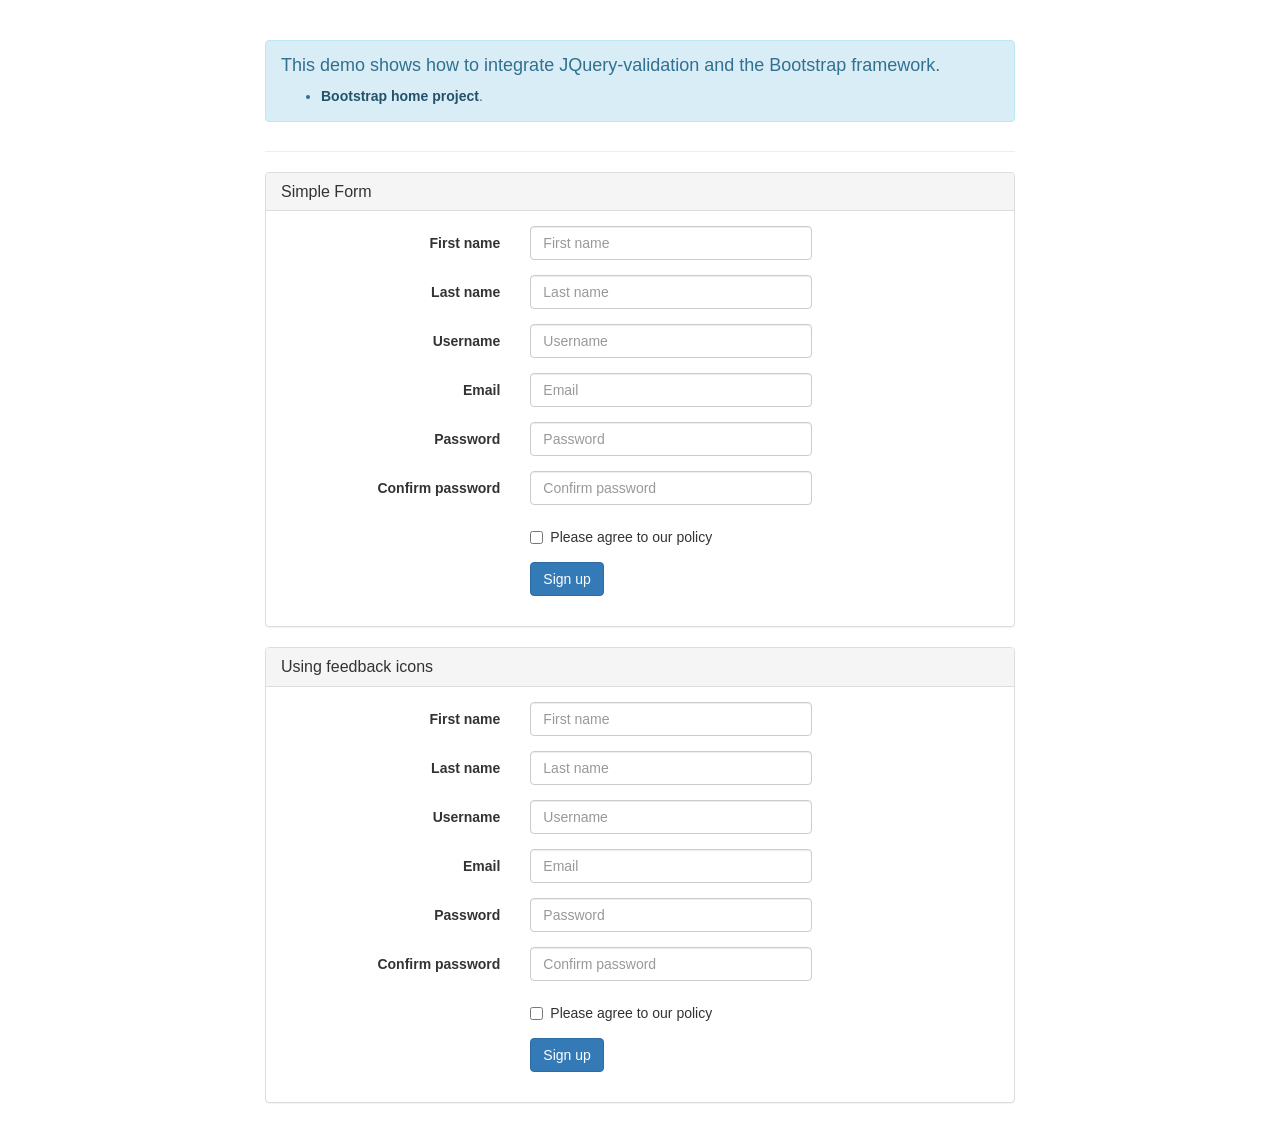
<file: Include/jquery-validation-1.19.5/demo/bootstrap/index.html>
<!DOCTYPE html>
<html>
<head>
	<title>JQuery-validation demo | Bootstrap</title>

	<link rel="stylesheet" href="https://maxcdn.bootstrapcdn.com/bootstrap/3.3.5/css/bootstrap.min.css" />

	<script type="text/javascript" src="../../lib/jquery-1.11.1.js"></script>
	<script type="text/javascript" src="../../dist/jquery.validate.js"></script>
</head>
<body>
	<div class="container">
		<div class="row">
			<div class="col-sm-8 col-sm-offset-2">
				<div class="page-header">
					<div class="alert alert-info" role="alert">
						<h4>This demo shows how to integrate JQuery-validation and the Bootstrap framework.</h4>
						<ul>
							<li><a href="https://getbootstrap.com/" class="alert-link">Bootstrap home project</a>.</li>
						</ul>
					</div>
				</div>

				<div class="panel panel-default">
					<div class="panel-heading">
						<h3 class="panel-title">Simple Form</h3>
					</div>
					<div class="panel-body">
						<form id="signupForm" method="post" class="form-horizontal" action="">
							<div class="form-group">
								<label class="col-sm-4 control-label" for="firstname">First name</label>
								<div class="col-sm-5">
									<input type="text" class="form-control" id="firstname" name="firstname" placeholder="First name" />
								</div>
							</div>

							<div class="form-group">
								<label class="col-sm-4 control-label" for="lastname">Last name</label>
								<div class="col-sm-5">
									<input type="text" class="form-control" id="lastname" name="lastname" placeholder="Last name" />
								</div>
							</div>

							<div class="form-group">
								<label class="col-sm-4 control-label" for="username">Username</label>
								<div class="col-sm-5">
									<input type="text" class="form-control" id="username" name="username" placeholder="Username" />
								</div>
							</div>

							<div class="form-group">
								<label class="col-sm-4 control-label" for="email">Email</label>
								<div class="col-sm-5">
									<input type="text" class="form-control" id="email" name="email" placeholder="Email" />
								</div>
							</div>

							<div class="form-group">
								<label class="col-sm-4 control-label" for="password">Password</label>
								<div class="col-sm-5">
									<input type="password" class="form-control" id="password" name="password" placeholder="Password" />
								</div>
							</div>

							<div class="form-group">
								<label class="col-sm-4 control-label" for="confirm_password">Confirm password</label>
								<div class="col-sm-5">
									<input type="password" class="form-control" id="confirm_password" name="confirm_password" placeholder="Confirm password" />
								</div>
							</div>

							<div class="form-group">
								<div class="col-sm-5 col-sm-offset-4">
									<div class="checkbox">
										<label>
											<input type="checkbox" id="agree" name="agree" value="agree" />Please agree to our policy
										</label>
									</div>
								</div>
							</div>

							<div class="form-group">
								<div class="col-sm-9 col-sm-offset-4">
									<button type="submit" class="btn btn-primary" name="signup" value="Sign up">Sign up</button>
								</div>
							</div>
						</form>
					</div>
				</div>

				<div class="panel panel-default">
					<div class="panel-heading">
						<h3 class="panel-title">Using feedback icons</h3>
					</div>
					<div class="panel-body">
						<form id="signupForm1" method="post" class="form-horizontal" action="">
							<div class="form-group">
								<label class="col-sm-4 control-label" for="firstname1">First name</label>
								<div class="col-sm-5">
									<input type="text" class="form-control" id="firstname1" name="firstname1" placeholder="First name" />
								</div>
							</div>

							<div class="form-group">
								<label class="col-sm-4 control-label" for="lastname1">Last name</label>
								<div class="col-sm-5">
									<input type="text" class="form-control" id="lastname1" name="lastname1" placeholder="Last name" />
								</div>
							</div>

							<div class="form-group">
								<label class="col-sm-4 control-label" for="username1">Username</label>
								<div class="col-sm-5">
									<input type="text" class="form-control" id="username1" name="username1" placeholder="Username" />
								</div>
							</div>

							<div class="form-group">
								<label class="col-sm-4 control-label" for="email1">Email</label>
								<div class="col-sm-5">
									<input type="text" class="form-control" id="email1" name="email1" placeholder="Email" />
								</div>
							</div>

							<div class="form-group">
								<label class="col-sm-4 control-label" for="password1">Password</label>
								<div class="col-sm-5">
									<input type="password" class="form-control" id="password1" name="password1" placeholder="Password" />
								</div>
							</div>

							<div class="form-group">
								<label class="col-sm-4 control-label" for="confirm_password1">Confirm password</label>
								<div class="col-sm-5">
									<input type="password" class="form-control" id="confirm_password1" name="confirm_password1" placeholder="Confirm password" />
								</div>
							</div>

							<div class="form-group">
								<div class="col-sm-5 col-sm-offset-4">
									<div class="checkbox">
										<label>
											<input type="checkbox" id="agree1" name="agree1" value="agree" />Please agree to our policy
										</label>
									</div>
								</div>
							</div>

							<div class="form-group">
								<div class="col-sm-9 col-sm-offset-4">
									<button type="submit" class="btn btn-primary" name="signup1" value="Sign up">Sign up</button>
								</div>
							</div>
						</form>
					</div>
				</div>
			</div>
		</div>
	</div>
	<script type="text/javascript">
		$.validator.setDefaults( {
			submitHandler: function () {
				alert( "submitted!" );
			}
		} );

		$( document ).ready( function () {
			$( "#signupForm" ).validate( {
				rules: {
					firstname: "required",
					lastname: "required",
					username: {
						required: true,
						minlength: 2
					},
					password: {
						required: true,
						minlength: 5
					},
					confirm_password: {
						required: true,
						minlength: 5,
						equalTo: "#password"
					},
					email: {
						required: true,
						email: true
					},
					agree: "required"
				},
				messages: {
					firstname: "Please enter your firstname",
					lastname: "Please enter your lastname",
					username: {
						required: "Please enter a username",
						minlength: "Your username must consist of at least 2 characters"
					},
					password: {
						required: "Please provide a password",
						minlength: "Your password must be at least 5 characters long"
					},
					confirm_password: {
						required: "Please provide a password",
						minlength: "Your password must be at least 5 characters long",
						equalTo: "Please enter the same password as above"
					},
					email: "Please enter a valid email address",
					agree: "Please accept our policy"
				},
				errorElement: "em",
				errorPlacement: function ( error, element ) {
					// Add the `help-block` class to the error element
					error.addClass( "help-block" );

					if ( element.prop( "type" ) === "checkbox" ) {
						error.insertAfter( element.parent( "label" ) );
					} else {
						error.insertAfter( element );
					}
				},
				highlight: function ( element, errorClass, validClass ) {
					$( element ).parents( ".col-sm-5" ).addClass( "has-error" ).removeClass( "has-success" );
				},
				unhighlight: function (element, errorClass, validClass) {
					$( element ).parents( ".col-sm-5" ).addClass( "has-success" ).removeClass( "has-error" );
				}
			} );

			$( "#signupForm1" ).validate( {
				rules: {
					firstname1: "required",
					lastname1: "required",
					username1: {
						required: true,
						minlength: 2
					},
					password1: {
						required: true,
						minlength: 5
					},
					confirm_password1: {
						required: true,
						minlength: 5,
						equalTo: "#password1"
					},
					email1: {
						required: true,
						email: true
					},
					agree1: "required"
				},
				messages: {
					firstname1: "Please enter your firstname",
					lastname1: "Please enter your lastname",
					username1: {
						required: "Please enter a username",
						minlength: "Your username must consist of at least 2 characters"
					},
					password1: {
						required: "Please provide a password",
						minlength: "Your password must be at least 5 characters long"
					},
					confirm_password1: {
						required: "Please provide a password",
						minlength: "Your password must be at least 5 characters long",
						equalTo: "Please enter the same password as above"
					},
					email1: "Please enter a valid email address",
					agree1: "Please accept our policy"
				},
				errorElement: "em",
				errorPlacement: function ( error, element ) {
					// Add the `help-block` class to the error element
					error.addClass( "help-block" );

					// Add `has-feedback` class to the parent div.form-group
					// in order to add icons to inputs
					element.parents( ".col-sm-5" ).addClass( "has-feedback" );

					if ( element.prop( "type" ) === "checkbox" ) {
						error.insertAfter( element.parent( "label" ) );
					} else {
						error.insertAfter( element );
					}

					// Add the span element, if doesn't exists, and apply the icon classes to it.
					if ( !element.next( "span" )[ 0 ] ) {
						$( "<span class='glyphicon glyphicon-remove form-control-feedback'></span>" ).insertAfter( element );
					}
				},
				success: function ( label, element ) {
					// Add the span element, if doesn't exists, and apply the icon classes to it.
					if ( !$( element ).next( "span" )[ 0 ] ) {
						$( "<span class='glyphicon glyphicon-ok form-control-feedback'></span>" ).insertAfter( $( element ) );
					}
				},
				highlight: function ( element, errorClass, validClass ) {
					$( element ).parents( ".col-sm-5" ).addClass( "has-error" ).removeClass( "has-success" );
					$( element ).next( "span" ).addClass( "glyphicon-remove" ).removeClass( "glyphicon-ok" );
				},
				unhighlight: function ( element, errorClass, validClass ) {
					$( element ).parents( ".col-sm-5" ).addClass( "has-success" ).removeClass( "has-error" );
					$( element ).next( "span" ).addClass( "glyphicon-ok" ).removeClass( "glyphicon-remove" );
				}
			} );
		} );
	</script>
</body>
</html>
</file>
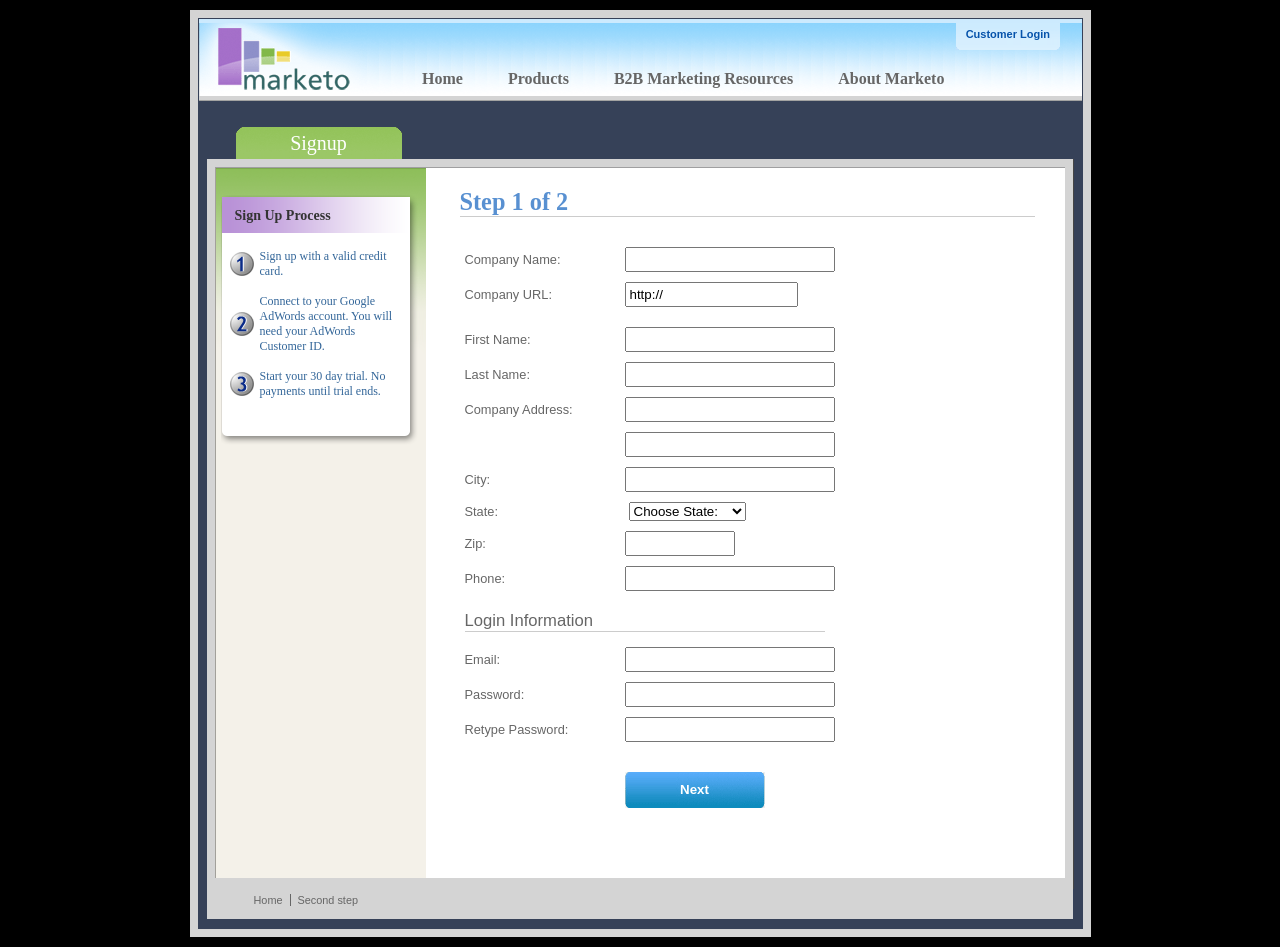
<file: Include/jquery-validation-1.19.5/demo/marketo/index.html>
<!DOCTYPE html>
<html lang="en">
<head>
	<meta charset="utf-8">
	<title>Subscription Signup | Marketo</title>
	<script src="../../lib/jquery.js"></script>
	<script src="../../lib/jquery.mockjax.js"></script>
	<script src="../../dist/jquery.validate.js"></script>
	<script src="jquery.maskedinput.js"></script>
	<script src="mktSignup.js"></script>
	<link rel="stylesheet" href="stylesheet.css">
</head>
<body>
<!-- start page wrapper -->
<div id="letterbox">
	<!-- start header container -->
	<div id="header-background">
		<div class="nav-global-container">
			<div class="login">
				<a href="#">
					<span></span>Customer Login</a>
			</div>
			<div class="logo">
				<a href="#">
					<img src="images/logo_marketo.gif" width="168" height="73" alt="Marketo">
				</a>
			</div>
			<div class="nav-global">
				<ul>
					<li>
						<a href="#" class="nav-g01">
							<span></span>Home</a>
					</li>
					<li>
						<a href="#" class="nav-g02">
							<span></span>Products</a>
					</li>
					<li>
						<a href="#" class="nav-g04">
							<span></span>B2B Marketing Resources</a>
					</li>
					<li>
						<a href="#" class="nav-g05">
							<span></span>About Marketo</a>
					</li>
				</ul>
			</div>
		</div>
	</div>
	<!-- end header container -->
	<div class="line-grey-tier"></div>
	<!-- start page container 2 div-->
	<div id="page-container" class="resize">
		<div id="page-content-inner" class="resize">
			<!-- start col-main -->
			<div id="col-main" class="resize" style="">
				<!-- start main content -->
				<div class="main-content resize">
					<div class="action-container" style="display:none;"></div>
					<h1>Step 1 of 2</h1>
					<p>
					</p>
					<br clear="all">
					<div>
						<form id="profileForm" type="actionForm" action="step2.htm" method="get">
							<div class="error" style="display:none;">
								<img src="images/warning.gif" alt="Warning!" width="24" height="24" style="float:left; margin: -5px 10px 0px 0px;">
								<span></span>.
								<br clear="all">
							</div>
							<table cellpadding="0" cellspacing="0" border="0">
								<tr>
									<td class="label">
										<label for="co_name">Company Name:</label>
									</td>
									<td class="field">
										<input id="co_name" class="required" maxlength="40" name="co_name" size="20" type="text" tabindex="1" value="">
									</td>
								</tr>
								<tr>
									<td class="label">
										<label for="co_url">Company URL:</label>
									</td>
									<td class="field">
										<input id="co_url" class="required defaultInvalid url" maxlength="40" name="co_url" style="width:163px" type="text" tabindex="2" value="http://">
									</td>
								</tr>
								<tr>
									<td>
									<td>
								</tr>
								<tr>
									<td class="label">
										<label for="first_name">First Name:</label>
									</td>
									<td class="field">
										<input id="first_name" class="required" maxlength="40" name="first_name" size="20" type="text" tabindex="3" value="">
									</td>
								</tr>
								<tr>
									<td class="label">
										<label for="last_name">Last Name:</label>
									</td>
									<td class="field">
										<input id="last_name" class="required" maxlength="40" name="last_name" size="20" type="text" tabindex="4" value="">
									</td>
								</tr>
								<tr>
									<td class="label">
										<label for="address1">Company Address:</label>
									</td>
									<td class="field">
										<input maxlength="40" class="required" name="address1" size="20" type="text" tabindex="5" value="">
									</td>
								</tr>
								<tr>
									<td class="label"></td>
									<td class="field">
										<input maxlength="40" name="address2" size="20" type="text" tabindex="6" value="">
									</td>
								</tr>
								<tr>
									<td class="label">
										<label for="city">City:</label>
									</td>
									<td class="field">
										<input maxlength="40" class="required" name="city" size="20" type="text" tabindex="7" value="">
									</td>
								</tr>
								<tr>
									<td class="label">
										<label for="state">State:</label>
									</td>
									<td class="field">
										<select id="state" class="required" name="state" style="margin-left: 4px;" tabindex="8">
											<option value="">Choose State:</option>
											<option value="AL">Alabama</option>
											<option value="AK">Alaska</option>
											<option value="AZ">Arizona</option>
											<option value="AR">Arkansas</option>
											<option value="CA">California</option>
											<option value="CO">Colorado</option>
											<option value="CT">Connecticut</option>
											<option value="DE">Delaware</option>
											<option value="FL">Florida</option>
											<option value="GA">Georgia</option>
											<option value="HI">Hawaii</option>
											<option value="ID">Idaho</option>
											<option value="IL">Illinois</option>
											<option value="IN">Indiana</option>
											<option value="IA">Iowa</option>
											<option value="KS">Kansas</option>
											<option value="KY">Kentucky</option>
											<option value="LA">Louisiana</option>
											<option value="ME">Maine</option>
											<option value="MD">Maryland</option>
											<option value="MA">Massachusetts</option>
											<option value="MI">Michigan</option>
											<option value="MN">Minnesota</option>
											<option value="MS">Mississippi</option>
											<option value="MO">Missouri</option>
											<option value="MT">Montana</option>
											<option value="NE">Nebraska</option>
											<option value="NV">Nevada</option>
											<option value="NH">New Hampshire</option>
											<option value="NJ">New Jersey</option>
											<option value="NM">New Mexico</option>
											<option value="NY">New York</option>
											<option value="NC">North Carolina</option>
											<option value="ND">North Dakota</option>
											<option value="OH">Ohio</option>
											<option value="OK">Oklahoma</option>
											<option value="OR">Oregon</option>
											<option value="PA">Pennsylvania</option>
											<option value="RI">Rhode Island</option>
											<option value="SC">South Carolina</option>
											<option value="SD">South Dakota</option>
											<option value="TN">Tennessee</option>
											<option value="TX">Texas</option>
											<option value="UT">Utah</option>
											<option value="VT">Vermont</option>
											<option value="VA">Virginia</option>
											<option value="WA">Washington</option>
											<option value="WV">West Virginia</option>
											<option value="WI">Wisconsin</option>
											<option value="WY">Wyoming</option>
										</select>
									</td>
								</tr>
								<tr>
									<td class="label">
										<label for="zip">Zip:</label>
									</td>
									<td class="field">
										<input maxlength="10" name="zip" style="width: 100px" type="text" class="required zipcode" tabindex="9" value="">
									</td>
								</tr>
								<tr>
									<td class="label">
										<label for="phone">Phone:</label>
									</td>
									<td class="field">
										<input id="phone" maxlength="14" name="phone" type="text" class="required phone" tabindex="10" value="">
									</td>
								</tr>
								<tr>
									<td colspan="2">
										<h2 style="border-bottom: 1px solid #CCCCCC;">Login Information</h2>
									</td>
								</tr>
								<tr>
									<td class="label">
										<label for="email">Email:</label>
									</td>
									<td class="field">
										<input id="email" class="required email" remote="emails.action" maxlength="40" name="email" size="20" type="text" tabindex="11" value="">
									</td>
								</tr>
								<tr>
									<td class="label">
										<label for="password1">Password:</label>
									</td>
									<td class="field">
										<input id="password1" class="required password" maxlength="40" name="password1" size="20" type="password" tabindex="12" value="">
									</td>
								</tr>
								<tr>
									<td class="label">
										<label for="password2">Retype Password:</label>
									</td>
									<td class="field">
										<input id="password2" class="required" equalTo="#password1" maxlength="40" name="password2" size="20" type="password" tabindex="13" value="">
										<div class="formError"></div>
									</td>
								</tr>
								<tr>
									<td></td>
									<td>
										<div class="buttonSubmit">
											<span></span>
											<input class="formButton" type="submit" value="Next" style="width: 140px" tabindex="14">
										</div>
									</td>
								</tr>
							</table>
							<br>
							<br>
						</form>
						<br clear="all">
					</div>
				</div>
				<!-- end main content -->
				<br>
			</div>
			<!-- end col-main -->
			<!-- start left col -->
			<div id="col-left" class="nav-left-back empty resize" style="position: absolute; min-height: 450px;">
				<div class="col-left-header-tab" style="position: absolute;">Signup</div>
				<div class="nav-left"></div>
				<div class="left-nav-callout png" style="top: 15px; margin-bottom: 100px;">
					<img src="images/left-nav-callout-long.png" class="png" alt="">
					<h6>Sign Up Process</h6>
					<a style="background-image: url(images/step1-24.gif); font-weight: normal; text-decoration: none; cursor: default;">Sign up with a valid credit card.</a>
					<a style="background-image: url(images/step2-24.gif); font-weight: normal; text-decoration: none; cursor: default;">Connect to your Google AdWords account.  You will need your AdWords Customer ID.</a>
					<a style="background-image: url(images/step3-24.gif); font-weight: normal; text-decoration: none; cursor: default;">Start your 30 day trial.  No payments until trial ends.</a>
				</div>
				<div class="footerAddress">
					<b>Marketo Inc.</b>
					<br>1710 S. Amphlett Blvd.
					<br>San Mateo, CA 94402 USA
					<br>
				</div>
				<br clear="all">
			</div>
			<!-- end left col -->
		</div>
	</div>
	<!-- end page container 2 divs-->
	<div id="footer-container" align="center">
		<div class="footer">
			<ul>
				<li><a href="..">Home</a>
				</li>
				<li class="line-off"><a href="step2.htm">Second step</a>
				</li>
			</ul>
		</div>
	</div>
	<!-- end page wrapper -->
</div>
</body>
</html>
</file>
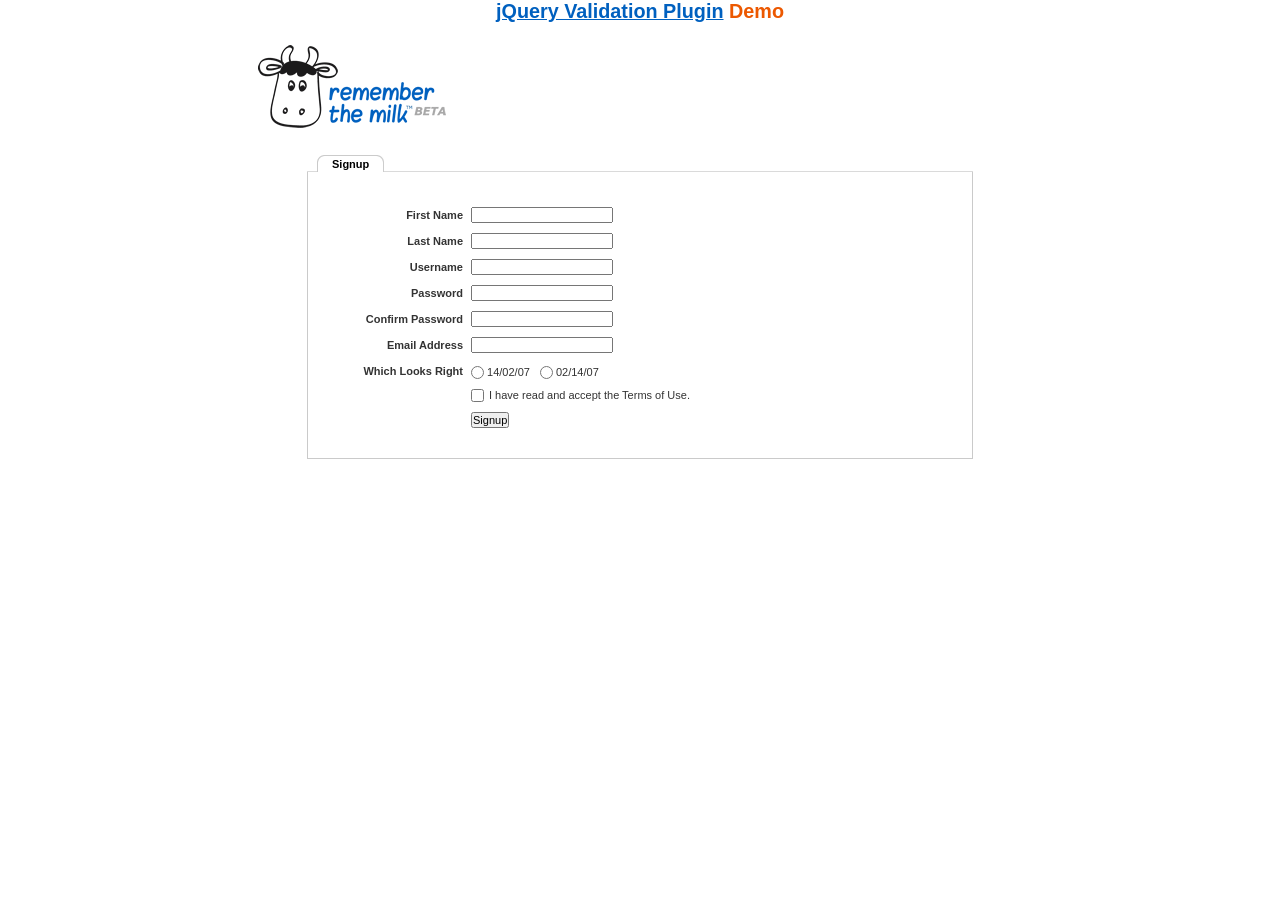
<file: Include/jquery-validation-1.19.5/demo/milk/index.html>
<!DOCTYPE html>
<html lang="en">
<head>
	<meta charset="utf-8">
	<title>Remember The Milk signup form - jQuery Validate plugin demo - with friendly permission from the RTM team</title>
	<link rel="stylesheet" href="milk.css">
	<script src="../../lib/jquery.js"></script>
	<script src="../../lib/jquery.mockjax.js"></script>
	<script src="../../dist/jquery.validate.js"></script>
	<script>
	$(document).ready(function() {
		$.mockjax({
			url: "emails.action",
			response: function(settings) {
				var email = settings.data.email,
					emails = ["glen@marketo.com", "george@bush.gov", "me@god.com", "aboutface@cooper.com", "steam@valve.com", "bill@gates.com"];
				this.responseText = "true";
				if ($.inArray(email, emails) !== -1) {
					this.responseText = "false";
				}
			},
			responseTime: 500
		});

		$.mockjax({
			url: "users.action",
			response: function(settings) {
				var user = settings.data.username,
					users = ["asdf", "Peter", "Peter2", "George"];
				this.responseText = "true";
				if ($.inArray(user, users) !== -1) {
					this.responseText = "false";
				}
			},
			responseTime: 500
		});

		// validate signup form on keyup and submit
		var validator = $("#signupform").validate({
			rules: {
				firstname: "required",
				lastname: "required",
				username: {
					required: true,
					minlength: 2,
					remote: "users.action"
				},
				password: {
					required: true,
					minlength: 5
				},
				password_confirm: {
					required: true,
					minlength: 5,
					equalTo: "#password"
				},
				email: {
					required: true,
					email: true,
					remote: "emails.action"
				},
				dateformat: "required",
				terms: "required"
			},
			messages: {
				firstname: "Enter your firstname",
				lastname: "Enter your lastname",
				username: {
					required: "Enter a username",
					minlength: jQuery.validator.format("Enter at least {0} characters"),
					remote: jQuery.validator.format("{0} is already in use")
				},
				password: {
					required: "Provide a password",
					minlength: jQuery.validator.format("Enter at least {0} characters")
				},
				password_confirm: {
					required: "Repeat your password",
					minlength: jQuery.validator.format("Enter at least {0} characters"),
					equalTo: "Enter the same password as above"
				},
				email: {
					required: "Please enter a valid email address",
					minlength: "Please enter a valid email address",
					remote: jQuery.validator.format("{0} is already in use")
				},
				dateformat: "Choose your preferred dateformat",
				terms: " "
			},
			// the errorPlacement has to take the table layout into account
			errorPlacement: function(error, element) {
				if (element.is(":radio"))
					error.appendTo(element.parent().next().next());
				else if (element.is(":checkbox"))
					error.appendTo(element.next());
				else
					error.appendTo(element.parent().next());
			},
			// specifying a submitHandler prevents the default submit, good for the demo
			submitHandler: function() {
				alert("submitted!");
			},
			// set this class to error-labels to indicate valid fields
			success: function(label) {
				// set &nbsp; as text for IE
				label.html("&nbsp;").addClass("checked");
			},
			highlight: function(element, errorClass) {
				$(element).parent().next().find("." + errorClass).removeClass("checked");
			}
		});

		// propose username by combining first- and lastname
		$("#username").focus(function() {
			var firstname = $("#firstname").val();
			var lastname = $("#lastname").val();
			if (firstname && lastname && !this.value) {
				this.value = (firstname + "." + lastname).toLowerCase();
			}
		});
	});
	</script>
</head>
<body>
<h1 id="banner"><a href="https://jqueryvalidation.org/">jQuery Validation Plugin</a> Demo</h1>
<div id="main">
	<div id="content">
		<div id="header">
			<div id="headerlogo">
				<img src="milk.png" alt="Remember The Milk">
			</div>
		</div>
		<div style="clear: both;">
			<div></div>
		</div>
		<div class="content">
			<div id="signupbox">
				<div id="signuptab">
					<ul>
						<li id="signupcurrent"><a href=" ">Signup</a>
						</li>
					</ul>
				</div>
				<div id="signupwrap">
					<form id="signupform" autocomplete="off" method="get" action="">
						<table>
							<tr>
								<td class="label">
									<label id="lfirstname" for="firstname">First Name</label>
								</td>
								<td class="field">
									<input id="firstname" name="firstname" type="text" value="" maxlength="100">
								</td>
								<td class="status"></td>
							</tr>
							<tr>
								<td class="label">
									<label id="llastname" for="lastname">Last Name</label>
								</td>
								<td class="field">
									<input id="lastname" name="lastname" type="text" value="" maxlength="100">
								</td>
								<td class="status"></td>
							</tr>
							<tr>
								<td class="label">
									<label id="lusername" for="username">Username</label>
								</td>
								<td class="field">
									<input id="username" name="username" type="text" value="" maxlength="50">
								</td>
								<td class="status"></td>
							</tr>
							<tr>
								<td class="label">
									<label id="lpassword" for="password">Password</label>
								</td>
								<td class="field">
									<input id="password" name="password" type="password" maxlength="50" value="">
								</td>
								<td class="status"></td>
							</tr>
							<tr>
								<td class="label">
									<label id="lpassword_confirm" for="password_confirm">Confirm Password</label>
								</td>
								<td class="field">
									<input id="password_confirm" name="password_confirm" type="password" maxlength="50" value="">
								</td>
								<td class="status"></td>
							</tr>
							<tr>
								<td class="label">
									<label id="lemail" for="email">Email Address</label>
								</td>
								<td class="field">
									<input id="email" name="email" type="text" value="" maxlength="150">
								</td>
								<td class="status"></td>
							</tr>
							<tr>
								<td class="label">
									<label>Which Looks Right</label>
								</td>
								<td class="field" colspan="2" style="vertical-align: top; padding-top: 2px;">
									<table>
										<tbody>
											<tr>
												<td style="padding-right: 5px;">
													<input id="dateformat_eu" name="dateformat" type="radio" value="0">
													<label id="ldateformat_eu" for="dateformat_eu">14/02/07</label>
												</td>
												<td style="padding-left: 5px;">
													<input id="dateformat_am" name="dateformat" type="radio" value="1">
													<label id="ldateformat_am" for="dateformat_am">02/14/07</label>
												</td>
												<td>
												</td>
											</tr>
										</tbody>
									</table>
								</td>
							</tr>
							<tr>
								<td class="label">&nbsp;</td>
								<td class="field" colspan="2">
									<div id="termswrap">
										<input id="terms" type="checkbox" name="terms">
										<label id="lterms" for="terms">I have read and accept the Terms of Use.</label>
									</div>
									<!-- /termswrap -->
								</td>
							</tr>
							<tr>
								<td class="label">
									<label id="lsignupsubmit" for="signupsubmit">Signup</label>
								</td>
								<td class="field" colspan="2">
									<input id="signupsubmit" name="signup" type="submit" value="Signup">
								</td>
							</tr>
						</table>
					</form>
				</div>
			</div>
		</div>
	</div>
</div>
</body>
</html>
</file>
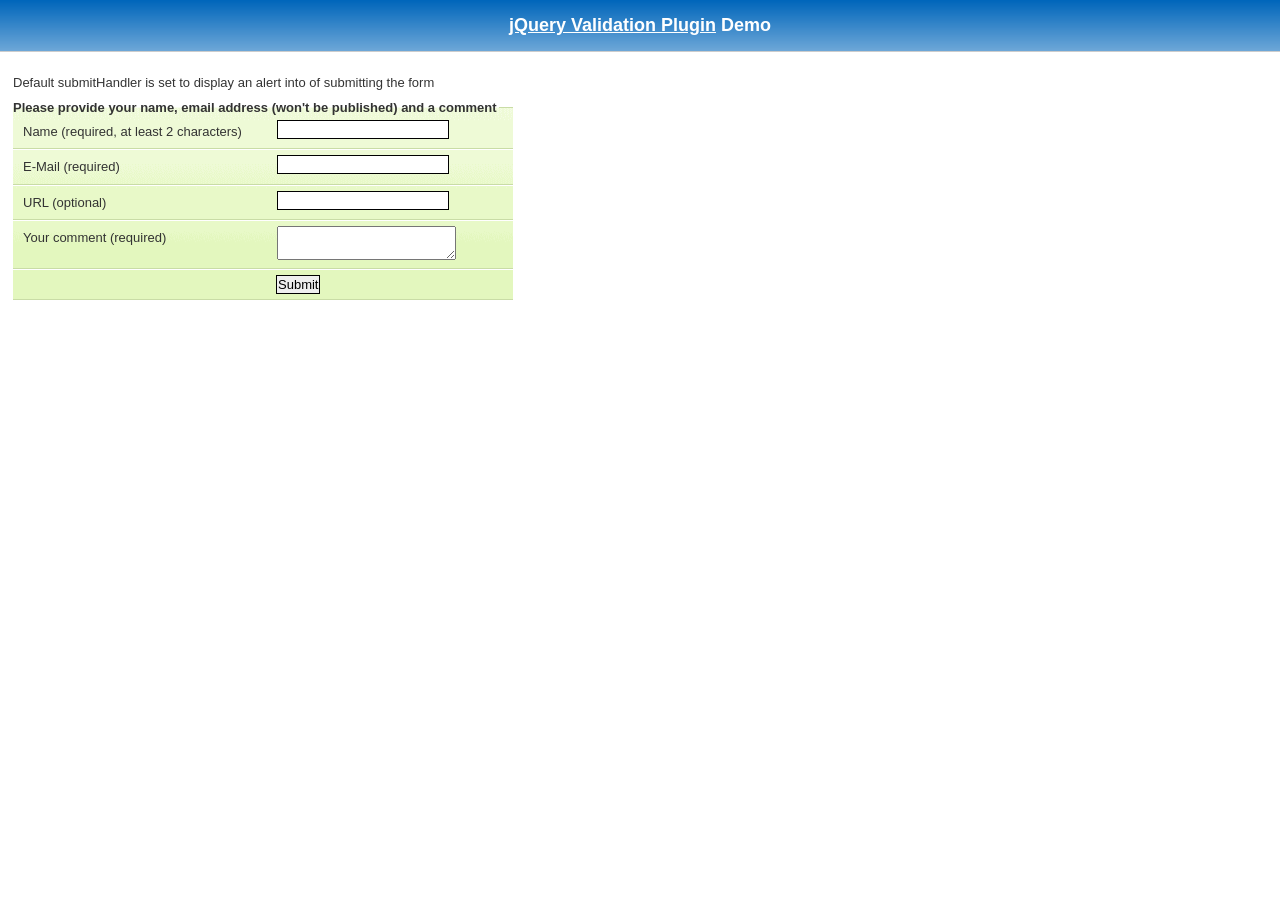
<file: Include/jquery-validation-1.19.5/demo/requirejs/index.html>
<!DOCTYPE html>
<html lang="en">
	<head>
		<meta charset="utf-8">
		<title>jQuery validation plug-in - requirejs demo</title>

		<link rel="stylesheet" href="../css/screen.css">

		<style type="text/css">
			#commentForm { width: 500px; }
			#commentForm label { width: 250px; }
			#commentForm label.error, #commentForm input.submit { margin-left: 253px; }
		</style>
</head>
<body>

	<h1 id="banner"><a href="https://jqueryvalidation.org/">jQuery Validation Plugin</a> Demo</h1>
	<div id="main">

		<p>Default submitHandler is set to display an alert into of submitting the form</p>
		<form class="cmxform" id="commentForm" method="get" action="">
			<fieldset>
				<legend>Please provide your name, email address (won't be published) and a comment</legend>
				<p>
					<label for="cname">Name (required, at least 2 characters)</label>
					<input id="cname" name="name" minlength="2" type="text" required>
				</p>
				<p>
					<label for="cemail">E-Mail (required)</label>
					<input id="cemail" type="email" name="email" required>
				</p>
				<p>
					<label for="curl">URL (optional)</label>
					<input id="curl" type="url" name="url">
				</p>
				<p>
					<label for="ccomment">Your comment (required)</label>
					<textarea id="ccomment" name="comment" required></textarea>
				</p>
				<p>
					<input class="submit" type="submit" value="Submit">
				</p>
			</fieldset>
		</form>

		<script>
		var require = {
			paths: {
				"jquery": "../../lib/jquery-3.1.1"
			}
		};
		</script>
		<script src="../../lib/require.js" data-main="app.js"></script>
	</div>
</body>
</html>
</file>
<file: Include/jquery-validation-1.19.5/demo/css/screen.css>
/**********************************

Use: Main Screen Import

***********************************/

@import "reset.css";
@import "core.css";

@import "cmxformTemplate.css";
@import "cmxform.css";
</file>
<file: Include/jquery-validation-1.19.5/demo/marketo/stylesheet.css>
:-moz-any-link :focus {
	outline: none;
}

:focus {
	-moz-outline-style: none;
	outline: none;
}

body {
	font-size: 80%;
	margin: 0;
	padding: 0;
	font-family: tahoma, geneva, sans-serif;
	background-color: #000000;
}

a {
	color: #0653AB;
	outline: 0px;
	text-decoration: none;
}

a:hover {
	outline: 0px;
	text-decoration: underline;
}

img {
	border: 0px;
}

/* s1.0 - Page Containers */
#letterbox {
	margin: 10px auto;
	width: 883px;
	background-color: #364158;
	border: 8px solid #D4D4D4;
	padding: 1px 1px 10px 1px;
}

#header-background {
	background: url(images/back_nav_blue.gif) repeat-x;
	margin: 0px auto;
	padding: 0px;
	height: 73px;
	width: 883px;
	border-top: 4px solid #CCEAFE;
	border-bottom: 4px solid #D4D4D4;
}

#page-container {
	width: 866px;
	margin: 0px auto;
	margin-top: 33px; /* pad from top menu to actions buts*/
	margin-bottom: -11px;
	padding-top: 8px;
	padding-bottom: 8px;
	background-color: #D4D4D4; /* light grey*/
	border-right: 1px solid #464646;
}

#page-content-inner {
	width: 849px;
	margin: 0px auto;
	border-top: 1px solid #9F9FA0;
	border-left: 1px solid #A2A09A;
	background-color: #F4F1E9;
	position: relative;
}

#page-content-inner #col-left {
	width: 210px;
	float: left;
	background-color: #F4F1E9;
}

#page-content-inner #col-main {
	width: 639px;
	background-color: #ffffff;
	position: absolute;
	right: 0px;
	top: 0px;
}

#footer-container {
	width: 866px;
	position: relative;
	left: 8px;
	padding: 2px 0px 10px 0px;
	background-color: #D4D4D4; /* light grey*/
}

/* s2.0 - Global navigation bar */
.nav-global-container {
	width: 880px;
	margin: 0px auto;
	position: relative;
}

* html .nav-global-container { /* ie6 fix*/
	margin-bottom: -6px;
}

.login {
	position: absolute;
	right: 20px;
	text-align: center;
}

.login a,.login a span {
	display: block;
	height: 18px;
	font-size: 11px;
	background: url(images/login-sprite.gif) right -5px no-repeat;
	text-decoration: none;
	font-weight: bold;
	padding: 5px 10px 5px 10px;
	position: relative;
}

.login a:hover {
	color: #000000;
	text-decoration: underline;
}

div.login a span {
	background-position: left -105px;
	width: 4px;
	position: absolute;
	top: 0px;
	left: 0px;
	padding: 5px 0px 5px 0px;;
}

div.login a:hover span {

}

.logo {
	float: left;
	margin: 0px 0px -5px 0px; /* neg marging for ie6 */
}

.logo img {
	border: 0px;
	margin-left: -1px;
}

.nav-global {
	float: left;
	width: 645px;
	margin: 40px 0px 0px 40px;
	background-color: transparent;
}

.nav-global ul {
	margin: 0px;
	padding: 0px;
	list-style: none;
}

.nav-global li {
	float: left;
	white-space: nowrap;
}

div.nav-global li a,div.nav-global li a span {
	background-image: url(images/tab-sprite.gif);
	background-position: right 100px;
	background-repeat: no-repeat;
	height: 32px;
	color: #666666;
	text-decoration: none;
	font: bold 16px 'trebuchet ms';
	margin-right: 15px;
	display: block;
	position: relative;
	padding: 7px 15px 0px 15px;
}

div.nav-global li a:hover {
	background-position: right 0px;
	color: #333333;
}

div.nav-global li a:hover span {
	background-position: left -100px;
	display: block !important;
}

div.nav-global li a span {
	background-position: left 150px;
	width: 4px;
	position: absolute;
	left: 0px;
	top: 0px;
	padding: 7px 0px 0px 0px;
}

body.safari div.nav-global li a span {
	display: none;
}

div.nav-global li a.on,div.nav-global li a.on:hover {
	background-position: right -55px;
	color: #FFFFFF;
}

div.nav-global li a.on span,div.nav-global li a.on:hover span {
	background-position: left -155px;
	display: block !important;
}

div.action-container {
	position: relative;
	top: -45px;
	cursor: pointer;
}

div.action-icon-container {
	position: absolute;
	top: -17px;
	left: -17px;
	z-index: 10;
	width: 100px;
	height: 100px;
	overflow: hidden;
}

div.action-icon {
	border: 0px;
	position: absolute;
	top: -0px;
	left: 0px;
}

div.action-button-container {
	height: 106px;
	width: 180px;
	overflow: hidden;
	position: absolute;
	top: 0px;
	left: 0px;
	z-index: 5;
}

img.action-icon {
	border: 0px;
	position: absolute;
	top: 0px;
	left: 0px;
	z-index: 0
}

div.action-text {
	z-index: 20;
	color: #FFFFFF;
	position: absolute;
	left: 40px;
	top: 12px;
	font: 14px tahoma, geneva;
	padding-top: 30px;
}

div.bigbuttons {
	top: -20px;
}

div.action-header {
	z-index: 21;
	position: absolute;
	left: 40px;
	top: 10px;
}

div.action-header b {
	font: bold 17px tahoma, geneva;
	display: block;
	margin-bottom: 10px;
	color: #0b2c89;
	position: absolute;
	top: 0px;
	left: 0px;
	width: 130px;
}

div.action-header b.shadow {
	top: 1px;
	left: 1px;
	color: #d5d5d5;
}

img.action-button {
	position: relative;
}

div.hover img.action-button {
	top: -131px;
}

div.on img.action-button {
	top: -261px;
}

/* s3.0 - top of content Action Buttons */
.action-buttons {
	width: 100%; /* ie6 requires */
}

.action-buttons ul {
	position: relative;
	padding: 0px;
}

.action-buttons li {
	position: relative; /* ie6 fix */
	float: left;
	list-style: none;
	text-align: center;
	line-height: 16px;
	margin: -61px 0px 0px 0px;
}

.action-home li {
	margin: -49px 0px 0px 0px;
}

.action-buttons  a {
	display: block;
	height: 110px;
	width: 175px;
	padding: 14px 0px 0px 25px;
	text-decoration: none;
	font-size: 12px;
	font-weight: bold;
	color: #ffffff;
}

.action-buttons li span {
	color: #053880;
	line-height: 47px;
	font-size: 17px;
}

div.action-bottom {
	margin: 15px 0px 10px 0px;
	float: left;
}

div.action-bottom a {
	height: 61px;
	width: 178px;
	border: 0px;
	background: url(images/action-bottom.gif) no-repeat 0px 0px;
	color: #0b2c89;
	float: left;
	position: relative;
	font: bold 17px tahoma, geneva;
	text-decoration: none;
	margin-right: 10px;
}

div.action-bottom a span {
	position: absolute;
	top: 15px;
	left: 40px;
}

div.action-bottom a span.shadow {
	top: 16px;
	left: 41px;
	color: #d4d4d4;
}

.line-grey {
	background: url(images/line-grey.gif) 0 0 repeat-x;
	height: 2px;
	margin: 8px 25px 20px 0;
}

/* s4.0 - Home Hero Area */
.hero-background {
	position: relative;
	width: 880px;
	background: url(images/back_home-hero.jpg) 10px 0px no-repeat;
	height: 211px;
	margin: -20px 0px 45px 0px;
}

.hero-text {
	float: right;
	width: 626px;
	margin-top: 26px;
}

.hero-text a { /* Sign Up Now Button */
	padding: 5px 32px 0px 0px;
	float: right;
}

.hero-text h1 {
	font-size: 2.3em;
	line-height: 1.2em;
	color: #333333;
	font-family: Trebuchet MS;
	margin: 12px 0px 10px 10px;
}

.hero-text h2 {
	margin: 0px;
	font-weight: normal;
	font-size: 1.35em;
	margin: 5px 0px 13px 10px
}

/* s4.1 - Home Left Header tab */
.col-left-header-tab {
	position: relative; /* ie6 fix */
	background: url(images/tab_green.gif) 0 0 no-repeat;
	height: 30px;
	width: 166px;
	text-align: center;
	color: #ffffff;
	font: 20px 'trebuchet ms';
	padding-top: 2px;
	margin-top: -41px;
	margin-left: 20px;
	line-height: 29px;
	margin-bottom: 8px;
	display: block;
}

.col-left-header-tab a {
	color: #FFFFFF;
}

.callout-green {
	background: url(images/back_green-fade.gif) 0 0 repeat-x;
	font-size: 1.2em;
	padding: 10px 15px 20px 13px;
	color: #303B52;
	line-height: 1.4em;
}

/* s4.2 - Home Left Quote */
.callout-tan {
	color: #666666;
}

.callout-tan h1 {
	background: #F4F1E9 url(images/back_tan-fade.gif) 0 0 repeat-y;
	font-size: 1.1em;
	text-align: center;
	margin: 0px;
	padding: 11px 5px 11px 2px;
	color: #333333;
}

.callout-tan p {
	margin: 0px;
	margin-top: 5px;
	line-height: 1.4em;
	padding: 5px 10px 7px 13px;
}

.callout-tan p img {
	float: left;
	margin: 5px 10px 5px 0px;
}

.callout-tan div {
	text-align: left;
	padding: 5px 10px 7px 0px;
	font-weight: bold;
}

/* s4.3 - purple home boxes */
.box-purple {
	background: #C6C8E3 url(images/back_home-icons.png) 0px 0px repeat-x;
	border-left: 1px solid #ffffff;
	color: #333333;
	width: 581px;
	padding: 10px 15px 20px 15px;
}

div.box-purple a {

}

.box-purple h1 {
	font-size: 1.5em;
	margin: 10px 0px -15px 0px;
}

.box-purple li {
	margin: 0px 0px 0px -23px;
	line-height: 1.6em;
	font-size: 1em;
}

.box-purple  div {
	padding: 0px 0px 0px 110px;
}

.icon-text01 {
	background-image: url(images/icon_search-engine-market.png);
	background-repeat: no-repeat;
}

* html .icon-text01 {
	width: 460px; /* must have a width or heigh tag for ie6*/
	background-image: none;
	filter: progid : DXImageTransform . Microsoft .
		AlphaImageLoader(src = "images/icon_search-engine-market.png",
		sizingMethod = "crop");
}

.icon-text02 {
	background: url(images/icon_landing-pages.png) 0 0 no-repeat;
}

* html .icon-text02 {
	width: 460px; /* must have a width or heigh tag for ie6*/
	background-image: none;
	filter: progid : DXImageTransform . Microsoft .
		AlphaImageLoader(src = "images/icon_landing-pages.png", sizingMethod =
		"crop");
}

.icon-text03 {
	background: url(images/icon_salesforce.png) 0 0 no-repeat;
}

* html .icon-text03 {
	width: 460px; /* must have a width or heigh tag for ie6*/
	background-image: none;
	filter: progid : DXImageTransform . Microsoft .
		AlphaImageLoader(src = "images/icon_salesforce.png", sizingMethod =
		"crop");
}

/* s4.4 - news home boxes */
.callout-news {
	color: #555555;
	float: left;
	width: 49%;
	margin: 10px 1px 0px 0px;
	padding-bottom: 20px;
	text-align: left;
}

.line-news-r {
	border-right: 1px solid #D4D4D4;
}

.callout-news h1 {
	background-color: #EEEEEE;
	font-size: 1.2em;
	margin: 0px;
	padding: 11px 5px 11px 15px;
	color: #333333;
}

.callout-news p {
	margin: 10px 0px 0px 10px;
	padding: 0px 10px 7px 20px;
	background: url(images/news.gif) no-repeat left 1px;
}

.callout-news p a {

}

.callout-news ul {
	list-style-type: none;
	padding: 0;
	margin: 10px 0 0 10px;
}

.callout-news li {
	background: url(images/icon_news.gif) no-repeat left 2px;
	padding: 0px 5px 5px 20px;
}

.callout-news li a {
	display: block;
	margin-bottom: 5px;
}

.callout-news div {
	text-align: right;
}

#scrollup {
	position: relative;
	overflow: hidden;
	height: 440px;
	width: 200px
}

.headline {
	position: absolute;
	top: 600px;
	left: 5px;
	height: 585px;
	width: 190px;
	font: normal 12px tahoma, geneva !important;
}

div.more {
	margin: 5px 0px 0px 0px;
	padding: 0px 10px 0px 0px;
	letter-spacing: inherit;
}

div.more a {
	background: transparent url(images/arrow_r-blue.gif) no-repeat right 2px
		;
	font-weight: bold;
	padding: 0px 20px 0px 0px;
	font-weight: bold;
	text-decoration: none;
}

div.more a:hover {
	text-decoration: underline;
}

/* sX.0 - Left Nav */
.nav-left-back {
	background: url(images/back_nav_side.gif) 0 0 repeat-x;
}

div.empty {
	background: #F1F0E5 url(images/back_green-fade.gif) 0 0 repeat-x;
}

div.empty div.callout-green {

}

.nav-left {
	padding-top: 12px;
	/*background: url(images/logo_marketo_square.gif) 0 0 no-repeat;*/
	width: 210px;
}

.nav-left ul {
	margin: 0px;
	padding: 0px;
	list-style: none;
}

.nav-left li a {
	display: block;
	height: 24px;
	text-decoration: none;
	font-size: 12px;
	font-weight: bold;
	color: #ffffff;
	border-top: 1px solid #B3D38D;
	border-bottom: 1px solid #7CA84E;
	border-left: 1px solid #97B973;
	padding: 6px 0px 0px 20px;
}

.nav-left a:hover,.nav-left a.active:hover,#nav-left-sub a:hover {
	color: #4C6F28;
	background-color: #F4F1E9;
}

.nav-left a.open {
	background-image: url(images/arrow_d-green.gif);
	background-repeat: no-repeat;
	background-position: 6px 11px;
}

.nav-left-header-tab {
	position: relative; /* ie6 fix */
	background: url(images/tab_green.gif) 0 0 no-repeat;
	height: 32px;
	width: 166px;
	text-align: center;
	color: #ffffff;
	margin: -41px 0px 0px 22px;
	line-height: 22px;
	margin-bottom: 8px;
	display: block;
}

div.empty div.nav-left-header-tab {
	background: url(images/tab_green2.gif) 0 0 no-repeat;
}

.nav-left a.active {
	/* background: url(images/arrow_d-green.gif) 5px 10px no-repeat; */
	display: block;
	height: 24px;
	text-decoration: none;
	font-size: 12px;
	font-weight: bold;
	background-color: #F4F1E9;
	color: #4C6F28;
	border-top: 1px solid #D1E5BB;
	border-bottom: 1px solid #B0CB95;
	border-left: 1px solid #DADADA;
	padding: 6px 0px 0px 20px;
}

#nav-left-sub a {
	display: block;
	height: 24px;
	text-decoration: none;
	font-size: 12px;
	font-weight: bold;
	background-color: #D6E8C4;
	color: #4C6F28;
	border-top: 1px solid #D6E8C4;
	border-bottom: 1px solid #B0CB95;
	border-left: 1px solid #97B973;
	border-right: 1px solid #8DBE5A;
	padding: 6px 0px 0px 30px;
}

* html #nav-left-sub { /* ie6 fix */
	margin-top: -1px;
}

*+html #nav-left-sub { /* ie7 fix */
	margin-top: -1px;
}

#nav-left-sub a.active-page {
	display: block;
	height: 24px;
	text-decoration: none;
	font-size: 12px;
	font-weight: bold;
	background-color: #ffffff;
	color: #666666;
	border-top: 0px solid #7CA84E;
	border-bottom: 1px solid #B0CB95;
	border-left: 1px solid #97B973;
	border-right: 0px solid #8DBE5A;
	padding: 6px 0px 0px 30px;
	cursor: default; /* turns off hand icon for link */
}

/* sX.0 -  Main Content */
.main-content {
	color: #666666;
	position: absolute;
	right: 20px;
	padding-top: 20px;
	width: 585px;
	padding-bottom: 20px;
}

div.main-content div.main-content {

}

.main-content h1 {
	color: #5890D1;
	font-size: 1.9em;
	font-family: Trebuchet MS;
	border-bottom: 1px solid #cccccc;
	margin: 0px 10px 0px 0px;
}

.main-content h2 {
	color: #666666;
	font-size: 1.3em;
	font-weight: normal;
	margin: 10px 10px 5px 0px;
}

.main-content p {
	margin: 10px 10px 10px 0px;
	line-height: 1.55em;
}

/* sX.1 -  Main Content Sub Styles */
.sub-grey {
	border-top: 1px solid #D4D4D4;
	border-bottom: 1px solid #D4D4D4;
	background-color: #F4F4F4;
	margin: 10px 10px 0px 0px;
	padding: 0px 10px 20px 15px;
}

.sub-white {
	margin: 10px 10px 0px 0px;
	padding: 0px 10px 20px 15px;
}

img.screen-grab-r {
	margin-right: -8px;
	text-align: right;
	padding: 0px 0px 0px 10px;
}

div.main-content a.screenshot {
	float: right;
	padding: 10px 10px 0px 0px
}

.content-foot {
	border-top: 1px solid #D4D4D4;
	font-size: .9em;
	line-height: 1.45em;
	margin: 10px 20px 0px 0px;
	padding: 10px 10px 30px 0px;
}

div.main-content ul {
	position: relative;
	left: -25px;
}

div.main-content li {
	margin-bottom: 5px;
	list-style-type: disc
}

div.main-content li a {
	color: #6A6CB0;
}

/* sX.0 - Footer */
div.footer {
	color: #666666;
	font-size: .85em;
	font-weight: normal;
	height: 18px;
	margin: 0px auto;
	font-family: Tahoma, Geneva, sans-serif;
	margin-top: 10px;
}

.footer ul {
	list-style-type: none;
}

.footer li {
	float: left;
	border-right: 1px solid #666666;
	padding: 0px 7px 0px 7px;
	margin-top: 3px;
}

.footer a {
	color: #666666;
	text-decoration: none;
}

.footer a:hover {
	color: #0653AB;
	text-decoration: none;
}

.footer li.line-off {
	border-right: 0px solid #ffffff;
}

div.footer strong {
	font-weight: normal;
}

/* sX.0 - General Colors */
.line-grey,.line-grey-tier {
	border-top: 1px solid #A3A3A2;
}

.line-grey-tier {
	padding-bottom: 25px;
}

.bottom {
	height: 10px;
}

div.p10bottom {
	padding-bottom: 10px;
}

.clear {
	clear: both;
}

table.grid {
	background: #EEEEEE;
}

table.grid th {
	background-color: #F4F4F4;
}

table.grid td {
	background-color: #FFFFFF;
}

div.buttonSubmit {
	position: relative;
}

div.buttonSubmit input,div.buttonSubmit span {
	height: 36px;
	position: relative;
	background-image: url(images/button-submit.gif);
	background-repeat: no-repeat;
	background-position: right 0px;
	float: left;
	color: #FFFFFF;
	font-weight: bold;
	padding: 0px 15px 2px 15px;
	margin: 20px 0px 20px 0px;
	border: 0px;
	cursor: pointer;
	z-index: 5;
}

div.buttonSubmit input {
	width: auto;
}

div.buttonSubmit span {
	width: 4px;
	position: absolute;
	left: 0px;
	top: 0px;
	background-position: left -36px;
	padding: 0px 0px 0px 0px;
	z-index: 10;
}

body.safari div.buttonSubmit span {
	display: none
}

div.buttonSubmitHover input {
	background-position: right -72px;
}

div.buttonSubmitHover span {
	background-position: left -108px;
}

a.demoLink {
	padding: 1px 10px 0px 17px;
	height: 24px;
	background: url(images/bullet_triangle_blue.gif) no-repeat 0px 4px;
	display: block;
	float: left;
}

div.callout-tan a {
	background: none;
	color: #0653AB;
	margin: auto;
	display: block;
}

div.callout-tan a:hover {
	background: none;
	color: #0653AB;
}

label.error {
	display: block;
	color: red;
	font-style: italic;
	font-weight: normal;
}

input.error {
	border: 2px solid red;
}

p.demoBlock {
	border-bottom: 1px solid #DDDDDD;
	padding-bottom: 10px;
}

div.left-nav-callout {
	height: 200px;
	width: 190px;
	top: 55px;
	left: 5px;
	position: relative;
	padding-left: 9px;
	padding-top: 13px;
}

div.left-nav-callout img.png {
	position: absolute;
	z-index: 0;
	top: 0px;
	left: 0px;
}

div.left-nav-callout h6 {
	font: bold 14px tahoma, geneva;
	color: #333333;
	height: 36px;
	padding-left: 5px;
	margin: 0px;
	position: relative;
	z-index: 10;
}

div.left-nav-callout a {
	background: url(images/monitor24.gif) no-repeat 0px center;
	padding: 5px 0px 5px 30px;
	display: block;
	font: bold 12px tahoma, geneva;
	color: #336699;
	margin-bottom: 5px;
	position: relative;
	z-index: 10;
	width: 140px;
}

form table td {
	padding: 5px;
}

form table input {
	width: 200px;
	padding: 3px;
	margin: 0px;
}

textarea {
	width: 400px
}

td.label {
	width: 150px;
}

tr.required td.label {
	font-weight: bold;
	background: url(/images/forms/backRequiredGray.gif) no-repeat right
		center;
}

div.subTableDiv {
	width: 500px;
}

div.subTableDiv td.label {
	width: 135px;
}

ul#homeBlog li div.description {
	display: none;
}

td.field input.error, td.field select.error, tr.errorRow td.field input,tr.errorRow td.field select {
	border: 2px solid red;
	background-color: #FFFFD5;
	margin: 0px;
	color: red;
}

tr td.field div.formError {
	display: none;
	color: #FF0000;
}

tr.errorRow td.field div.formError {
	display: block;
	font-weight: normal;
}

div.error {
	color: red;
}

div.error a {
	color: #336699;
	font-size: 12px;
	text-decoration: underline
}

div.tooltip {
	position: absolute;
	left: 30px;
	bottom: 0px;
	display: none; /* in case javascript is disabled */
	width: 170px;
	background-color: #F4F1E9;
	z-index: 100;
	padding: 10px;
	border: 1px solid #CCCCCC;
}

div.offerbox {
	width: 125px;
	float: left;
	position: relative;
}

div.offerbox h3 {
	font: bold 17px tahoma, geneva;
	color: #333333;
	height: 55px;
	margin: 0px auto;
	text-align: center;
}

div.offerbox h4 {
	height: 100px;
	font: normal 13px tahoma, geneva;
	margin: 0px;
}

div.offerbox h5 {
	font: bold 14px tahoma, geneva;
	margin: 0px;
	height: 55px;
}

div.offerbox h5 small {
	float: left;
	font-weight: normal;
	font-size: 10px;
}

div.offerbox div.learnmore {
	padding-left: 25px;
}

div#marketoEditions {
	background: url(images/buynowBack.gif) no-repeat;
	width: 584px;
	height: 376px;
	float: left;
	position: relative;
	margin-bottom: 10px;
}

div.offerHeader {
	background: #0D8BBD;
	position: absolute;
	top: 20px;
	width: 266px;
	height: 34px;
	border: 1px solid #e1e4e2;
}

div.offerHeader span {
	font: 20px 'trebuchet ms';
	color: #FFFFFF;
	position: absolute;
	left: 0px;
	top: 0px;
}

div.offerHeader span.shadow {
	font: 20px 'trebuchet ms';
	color: #333333;
	position: absolute;
}

div.offerbox div.buttonSubmit {
	margin: 5px 0px 0px 10px;
}

div.footerAddress {
	position: absolute;
	bottom: 30px;
	left: 20px;
	color: #666666;
	font-size: 11px;
	display: none;
}
</file>
<file: Include/jquery-validation-1.19.5/demo/milk/milk.css>
/* GENERAL ELEMENTS */

* { margin: 0; padding: 0; }

body, input, select, textarea { font-family: verdana, arial, helvetica, sans-serif; font-size: 11px; }
body { color: #333;  background-color: #fff; text-align: center; }

a:link { color:#0060BF; text-decoration: underline; }
a:visited { color:#0060BF; text-decoration: underline; }
a:active { color:#0060BF; text-decoration: underline; }
a:hover { color:#000000; text-decoration: underline; }
	
h1, h2, h3, h4, h5, h6 { font-family: "Lucida Grande", "Lucida Sans Unicode", geneva, verdana, arial, helvetica, sans-serif; font-weight: bold; color: #666; }
h1 { font-size: 1.8em; margin: 0em 0em 0.6em 0em; color: #EC5800; }
h2 { font-size: 1.5em; margin: 1.2em 0em 0.4em 0em; }
h3 { font-size: 1.4em; margin: 1.2em 0em 0.4em 0em; color: #EC5800; }
h4 { font-size: 1.2em; margin: 1.2em 0em 0.4em 0em; }
h5 { font-size: 1.0em; margin: 1.2em 0em 0.4em 0em; }
h6 { font-size: 0.8em; margin: 1.2em 0em 0.4em 0em; }

img { border: 0px; }

p { font-size: 1.0em; line-height: 1.3em; margin: 1.2em 0em 1.2em 0em; }
li > p { margin-top: 0.2em; }
pre { font-family: monospace; font-size: 1.0em; }
strong, b { font-weight: bold; }

/* PAGE ELEMENTS */

/* Content */

#content { margin: 0em auto; width: 765px; padding: 10px 0 10px 0; text-align: left; /* Win IE5 */ }
.content { margin-left: 4.5em; margin-right: 4.5em; }
.content ol, .content ul, .content li { font-size: 1.0em; line-height: 1.3em; margin: 0.2em 0 0.1em 1.5em; }
.content ol.terms li { margin-bottom: 1em; }

/* Header */

#header { padding-bottom: 10em; }
#headerlogo { float: left; }
#headerlogo img { width: 188px; height: 83px;  }
#headernav { float: right; }

label { font-weight: bold; }
#reminders label { font-weight: normal; }

table.tabbedtable { padding-left: 3em; }
table.tabbedtable td { padding-bottom: 5px; }
table.tabbedtable label { text-align: right; padding-right: 9px; }
.hiddenlabel { visibility: hidden; }
.largelink { border: 1px solid #cacaca; padding: 10px; background-color: #E8EEF7; font-size: 1.2em; font-weight: bold; }
.largelinkwrap { padding-top: 10px; padding-bottom: 10px; }



#signuptab {
  float:left;
  width:100%;
  background:#fff url("bg.gif") repeat-x bottom;
  font-size: 1.0em;
  line-height: normal;
}
#signuptab ul {
  margin:0;
  padding: 0px 10px 0px 10px;
  list-style:none;
}
#signuptab li {
  float:left;
  background:url("left_white.png") no-repeat left top;
  margin:0;
  padding:0 3px 0 9px;
  border-bottom:1px solid #CACACA;
}
#signuptab a {
  float:left;
  display:block;
  width:.1em;
  background:url("right_white.png") no-repeat right top;
  padding:2px 15px 0px 6px;
  text-decoration:none;
  font-weight:bold;
  color:#fff;
  white-space: nowrap;
}
#signuptab > ul a {width:auto;}
/* Commented Backslash Hack hides rule from IE5-Mac \*/
#signuptab a {float:none;}
/* End IE5-Mac hack */
#signuptab a:hover {
  color:#333;
}
#signuptab #signupcurrent {
  background-position:0 -150px;
  border-width:0;
}
#signuptab #signupcurrent a {
  background-position:100% -150px;
  padding-bottom:1px;
  color:#000;
}
#signuptab li:hover, #signuptab li:hover a {
  background-position:0% -150px;
  color:#000;
}
#signuptab li:hover a {
  background-position:100% -150px;
}

/* Signup box */

#signupbox {
  width: 100%;
  text-align: center;
  margin: 0em auto;
}

#signupwrap {
  border: 1px solid #CACACA;
  border-top: 0;
  text-align: left;
  padding: 35px 10px 20px 30px;
  clear: both;
}

/* Unsupported browsers */

.orange_rbcontent { padding: 0.4em; }
.orange_rbroundbox { width: 100%; }

#unsupported {
  font-weight: bold;
  text-align: left;
}

/*#content {
  padding-top: 15px;
}*/

/* Signup form */

#signupform table {
  border-spacing: 0px;
  border-collapse: collapse;
  empty-cells: show;
}

#signupform .label {
  padding-top: 2px;
  padding-right: 8px;
  vertical-align: top;
  text-align: right;
  width: 125px;
  white-space: nowrap;
}

#signupform .field {
  padding-bottom: 10px;
  white-space: nowrap;
}

#signupform .status {
  padding-top: 2px;
  padding-left: 8px;
  vertical-align: top;
  width: 246px;
  white-space: nowrap;
}

#signupform .textfield {
  width: 150px;
}

#signupform label.error {
  background:url("../images/unchecked.gif") no-repeat 0px 0px;
  padding-left: 16px;
  padding-bottom: 2px;
  font-weight: bold;
  color: #EA5200;
}

#signupform label.checked {
  background:url("../images/checked.gif") no-repeat 0px 0px;
}

#signupform .success_msg {
  font-weight: bold;
  color: #0060BF;
  margin-left: 19px;
}

#signupform #dateformatStatus, #signupform #termsStatus {
  margin-left: 6px;
}

#signupform #dateformat_eu {
 vertical-align: middle;
}

#signupform #ldateformat_eu {
  font-weight: normal;
  vertical-align: middle;
}

#signupform #dateformat_am {
  vertical-align: middle;
}

#signupform #ldateformat_am {
  font-weight: normal;
  vertical-align: middle;
}

#signupform #termswrap {
  float: left;
}

#signupform #terms {
  vertical-align: middle;
  float: left;
  display: block;
  margin-right: 5px;
}

#signupform #lterms {
  font-weight: normal;
  vertical-align: middle;
  float: left;
  display: block;
  width: 350px;
  white-space: normal;
}

#signupform #lsignupsubmit {
  visibility: hidden;
}
</file>
<file: Include/simplelightbox-master/demo/demo.css>
/*! normalize.css v7.0.0 | MIT License | github.com/necolas/normalize.css */button,hr,input{overflow:visible}audio,canvas,progress,video{display:inline-block}progress,sub,sup{vertical-align:baseline}[type=checkbox],[type=radio],legend{box-sizing:border-box;padding:0}html{line-height:1.15;-ms-text-size-adjust:100%;-webkit-text-size-adjust:100%}body{margin:0}article,aside,details,figcaption,figure,footer,header,main,menu,nav,section{display:block}h1{font-size:2em;margin:.67em 0}figure{margin:1em 40px}hr{box-sizing:content-box;height:0}code,kbd,pre,samp{font-family:monospace,monospace;font-size:1em}a{background-color:transparent;-webkit-text-decoration-skip:objects}abbr[title]{border-bottom:none;text-decoration:underline;text-decoration:underline dotted}b,strong{font-weight:bolder}dfn{font-style:italic}mark{background-color:#ff0;color:#000}small{font-size:80%}sub,sup{font-size:75%;line-height:0;position:relative}sub{bottom:-.25em}sup{top:-.5em}audio:not([controls]){display:none;height:0}img{border-style:none}svg:not(:root){overflow:hidden}button,input,optgroup,select,textarea{font-family:sans-serif;font-size:100%;line-height:1.15;margin:0}button,select{text-transform:none}[type=reset],[type=submit],button,html [type=button]{-webkit-appearance:button}[type=button]::-moz-focus-inner,[type=reset]::-moz-focus-inner,[type=submit]::-moz-focus-inner,button::-moz-focus-inner{border-style:none;padding:0}[type=button]:-moz-focusring,[type=reset]:-moz-focusring,[type=submit]:-moz-focusring,button:-moz-focusring{outline:ButtonText dotted 1px}fieldset{padding:.35em .75em .625em}legend{color:inherit;display:table;max-width:100%;white-space:normal}textarea{overflow:auto}[type=number]::-webkit-inner-spin-button,[type=number]::-webkit-outer-spin-button{height:auto}[type=search]{-webkit-appearance:textfield;outline-offset:-2px}[type=search]::-webkit-search-cancel-button,[type=search]::-webkit-search-decoration{-webkit-appearance:none}::-webkit-file-upload-button{-webkit-appearance:button;font:inherit}summary{display:list-item}[hidden],template{display:none}

/*prism js*/
code[class*=language-],pre[class*=language-]{color:#000;background:0 0;text-shadow:0 1px #fff;font-family:Consolas,Monaco,'Andale Mono','Ubuntu Mono',monospace;text-align:left;white-space:pre;word-spacing:normal;word-break:normal;word-wrap:normal;line-height:1.5;-moz-tab-size:4;-o-tab-size:4;tab-size:4;-webkit-hyphens:none;-moz-hyphens:none;-ms-hyphens:none;hyphens:none}code[class*=language-] ::-moz-selection,code[class*=language-]::-moz-selection,pre[class*=language-] ::-moz-selection,pre[class*=language-]::-moz-selection{text-shadow:none;background:#b3d4fc}code[class*=language-] ::selection,code[class*=language-]::selection,pre[class*=language-] ::selection,pre[class*=language-]::selection{text-shadow:none;background:#b3d4fc}@media print{code[class*=language-],pre[class*=language-]{text-shadow:none}}pre[class*=language-]{padding:1em;margin:.5em 0;overflow:auto}:not(pre)>code[class*=language-],pre[class*=language-]{background:#f5f2f0}:not(pre)>code[class*=language-]{padding:.1em;border-radius:.3em;white-space:normal}.token.cdata,.token.comment,.token.doctype,.token.prolog{color:#708090}.token.punctuation{color:#999}.namespace{opacity:.7}.token.boolean,.token.constant,.token.deleted,.token.number,.token.property,.token.symbol,.token.tag{color:#905}.token.attr-name,.token.builtin,.token.char,.token.inserted,.token.selector,.token.string{color:#690}.language-css .token.string,.style .token.string,.token.entity,.token.operator,.token.url{color:#a67f59;background:hsla(0,0%,100%,.5)}.token.atrule,.token.attr-value,.token.keyword{color:#07a}.token.function{color:#DD4A68}.token.important,.token.regex,.token.variable{color:#e90}.token.bold,.token.important{font-weight:700}.token.italic{font-style:italic}.token.entity{cursor:help}

* {
	-webkit-box-sizing: border-box;
	-moz-box-sizing: border-box;
	box-sizing: border-box;
}

.dark-primary-color    { background: #512DA8; }
.default-primary-color { background: #673AB7; }
.light-primary-color   { background: #D1C4E9; }
.text-primary-color    { color: #FFFFFF; }
.accent-color          { background: #009688; }
.primary-text-color    { color: #212121; }
.secondary-text-color  { color: #757575; }
.divider-color         { border-color: #BDBDBD; }

body {
	font-family: 'Raleway', sans-serif;
	display: none;
	font-size: 20px;
	line-height: 34px;
}

.clearing {
	clear:both;
}

h1 {
	font-size: 3.8rem;
	font-weight: 200;
	margin-bottom: 45px;
}

h2 {
	font-size: 1.875rem;
	font-weight: 200;
	margin-bottom: 35px;
}

.info h1 {
	margin: 0 0 10px;
	font-size: 2.5rem;
	font-weight: 300;
}

.info h1 sup {
	font-size: 1.5rem;
}

header {
	background-image: url(img/bg.jpg);
	background-size: cover;
	width: 100%;
	height: 500px;
	position: relative;
}

header .gradient {
	background: #512DA8; /* Old browsers */
	background: -moz-linear-gradient(-45deg, #512DA8 2%, #673AB7 100%); /* FF3.6-15 */
	background: -webkit-linear-gradient(-45deg, #512DA8 2%,#673AB7 100%); /* Chrome10-25,Safari5.1-6 */
	background: linear-gradient(135deg, #512DA8 2%,#673AB7 100%); /* W3C, IE10+, FF16+, Chrome26+, Opera12+, Safari7+ */
	filter: progid:DXImageTransform.Microsoft.gradient( startColorstr='#512DA8', endColorstr='#673AB7',GradientType=1 ); /* IE6-9 fallback on horizontal gradient */
	position: absolute;
	top: 0;
	left: 0;
	right: 0;
	bottom: 0;
	opacity: 0.7;
}

.header-container {
	position: absolute;
	top: 150px;
	left: 0;
	right: 0;
	bottom: 0;
	color: #fff;
}

.scroll-hint {
	display: block;
	width: 26px;
	height: 44px;
	position: absolute;
	left: 50%;
	margin-left: -20px;
	bottom: 40px;
	color: #fff;
	background: url(img/mouse.svg) no-repeat center center;
}

.scroll-hint .scrollwheel {
	position: absolute;
	left: 50%;
	top: 10px;
	height: 10px;
	width: 2px;
	background: #fff;
	display: block;
	border-radius: 1px;
	margin-left: -1px;
}

.header-container nav {
	position: absolute;
	bottom: 0;
}

.header-container nav a {
	text-decoration: none;
	padding: 10px;
	display: inline-block;
}

.btn {
	box-shadow: 0 3px 10px rgba(0, 0, 0, 0.23), 0 3px 10px rgba(0, 0, 0, 0.16);
	color: #fff;
	padding: 10px;
	display: inline-block;
	background: #009688;
}

.btn:hover {
	background: #01695f;
	color: #fff;
}

.btn.github {
	background: #202d5f;
}

.btn.github:hover {
	background: #141c3c;
}

.btn.wordpress {
	background: #0073aa;
}
.btn.wordpress:hover {
	background: #004667;
}

.btn.typo3 {
	background: #ff8700;
}
.btn.typo3:hover {
	background: #b35f00;
}

.container {
	width: 1140px;
	max-width: 100%;
	margin: auto;
	padding-right: 15px;
	padding-left: 15px;
}

.demo-container {
	position: relative;
}

.info {
	float: left;
}

.small-demo {
	background: #fff;
	box-shadow:0px 8px 12px 1px rgba(0,0,0, 0.49);
	-moz-box-shadow:0px 8px 12px 1px rgba(0,0,0, 0.49);
	-webkit-box-shadow:0px 8px 12px 1px rgba(0,0,0, 0.49);
	width: 60%;
	float: right;
}

.small-demo .caption {
	padding: 10px;
	color: #212121;
	font-size: 0.875rem;
}

.small-demo a {
	max-width: 33.3333333333333333333%;
	float: left;
	overflow: hidden;
}
.small-demo img {
	max-width: 100%;
	width: 100%;
	height: auto;
	display: block;
	-webkit-transition: -webkit-transform .35s ease;
	-moz-transition: -moz-transform .35s ease;
	-o-transition: -o-transform .35s ease;
	-ms-transition: -ms-transform .35s ease;
	transition: transform .35s ease;
}

.small-demo a:hover img {
	-webkit-transform: scale(1.05);
	-moz-transform: scale(1.05);
	-o-transform: scale(1.05);
	-ms-transform: scale(1.05);
	transform: scale(1.05);
}

section {
	padding: 50px 0;
}

.row {
	margin-right: -15px;
	margin-left: -15px;
}
.row:before,
.row:after {
	display: table;
  content: " ";
}

.row:after {
	clear: both;
}

.col-left {
	float: left;
	width: 25%;
	padding: 0 15px;
}

.col-right {
	float: left;
	width: 75%;
	padding: 0 15px;
}

table {
	width: 100%;
	max-width: 100%;
	margin-bottom: 20px;
	border-spacing: 0;
	border-collapse: collapse;
	font-size: 16px;
}

table tr th {
	padding: 20px;
	border-bottom: 0px;
	background: #f5f5f5;
	font-weight: 600;
}

table tr td {
	padding: 15px 20px;
	border-bottom: 0px;
	border-top: 1px solid #e3e3e3;
}

table tr:nth-of-type(even) {
	background-color: #f9f9f9;
}

table

th {
	text-align: left;
}

a {
	color: #009688;
	text-decoration: none;
}
a:hover {
	color: #01695f;
}

.flyin-navi {
	height: 50px;
	position: fixed;
	display: none;
	top: 0;
	left: 0;
	right: 0;
	background: #009688;
}

.flyin-navi li a {
	color: #fff;
	padding: 0 10px;
}

.flyin-navi ul {
	margin: 0;
	padding: 0;
}

.flyin-navi li {
	float: left;
	list-style: none;
	line-height: 50px;
}

.flyin-navi li.active a {
	font-weight: bold;
}

footer {
	background: #f5f5f5;
	padding: 30px 0;
}

/* Responsive */
@media (max-width: 991px) {
	body {
		font-size: 90%;
	}

	.info h1 {
		font-size: 2rem;
	}

	.info h1 sup {
		font-size: 1.25rem;
	}
}

@media (max-width: 763px) {
	body {
		font-size: 90%;
	}

	section {
		padding: 20px 0;
	}

	.col-left,.col-right {
		width: 100%;
	}

	h2 {
		margin-bottom: 10px;
	}

	.info {
		width: 100%;
		float: none;
	}

	.header-container {
		position: static;
		padding-top: 30px;
	}

	.header-container nav {
		position: static;
		margin-bottom: 20px;
	}

	.small-demo {
		width: 100%;
		float: none;
	}
}
</file>
